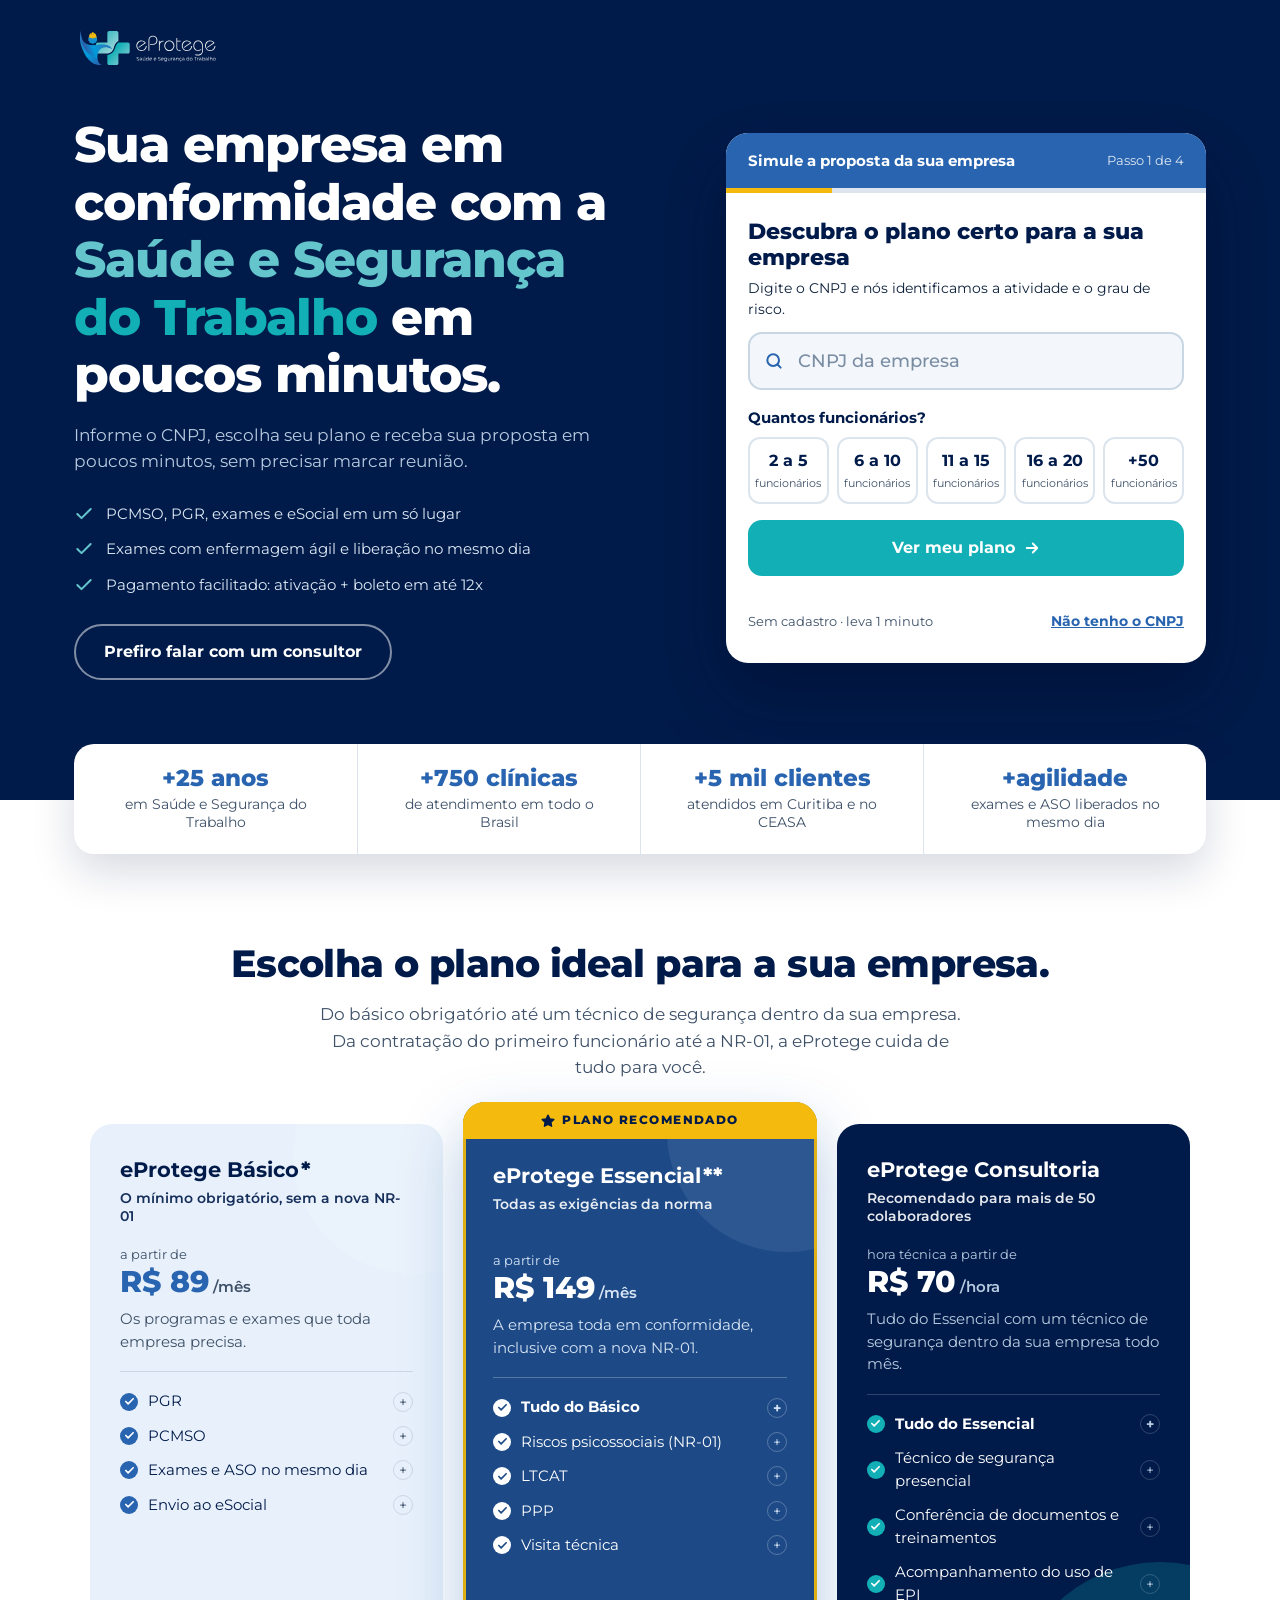
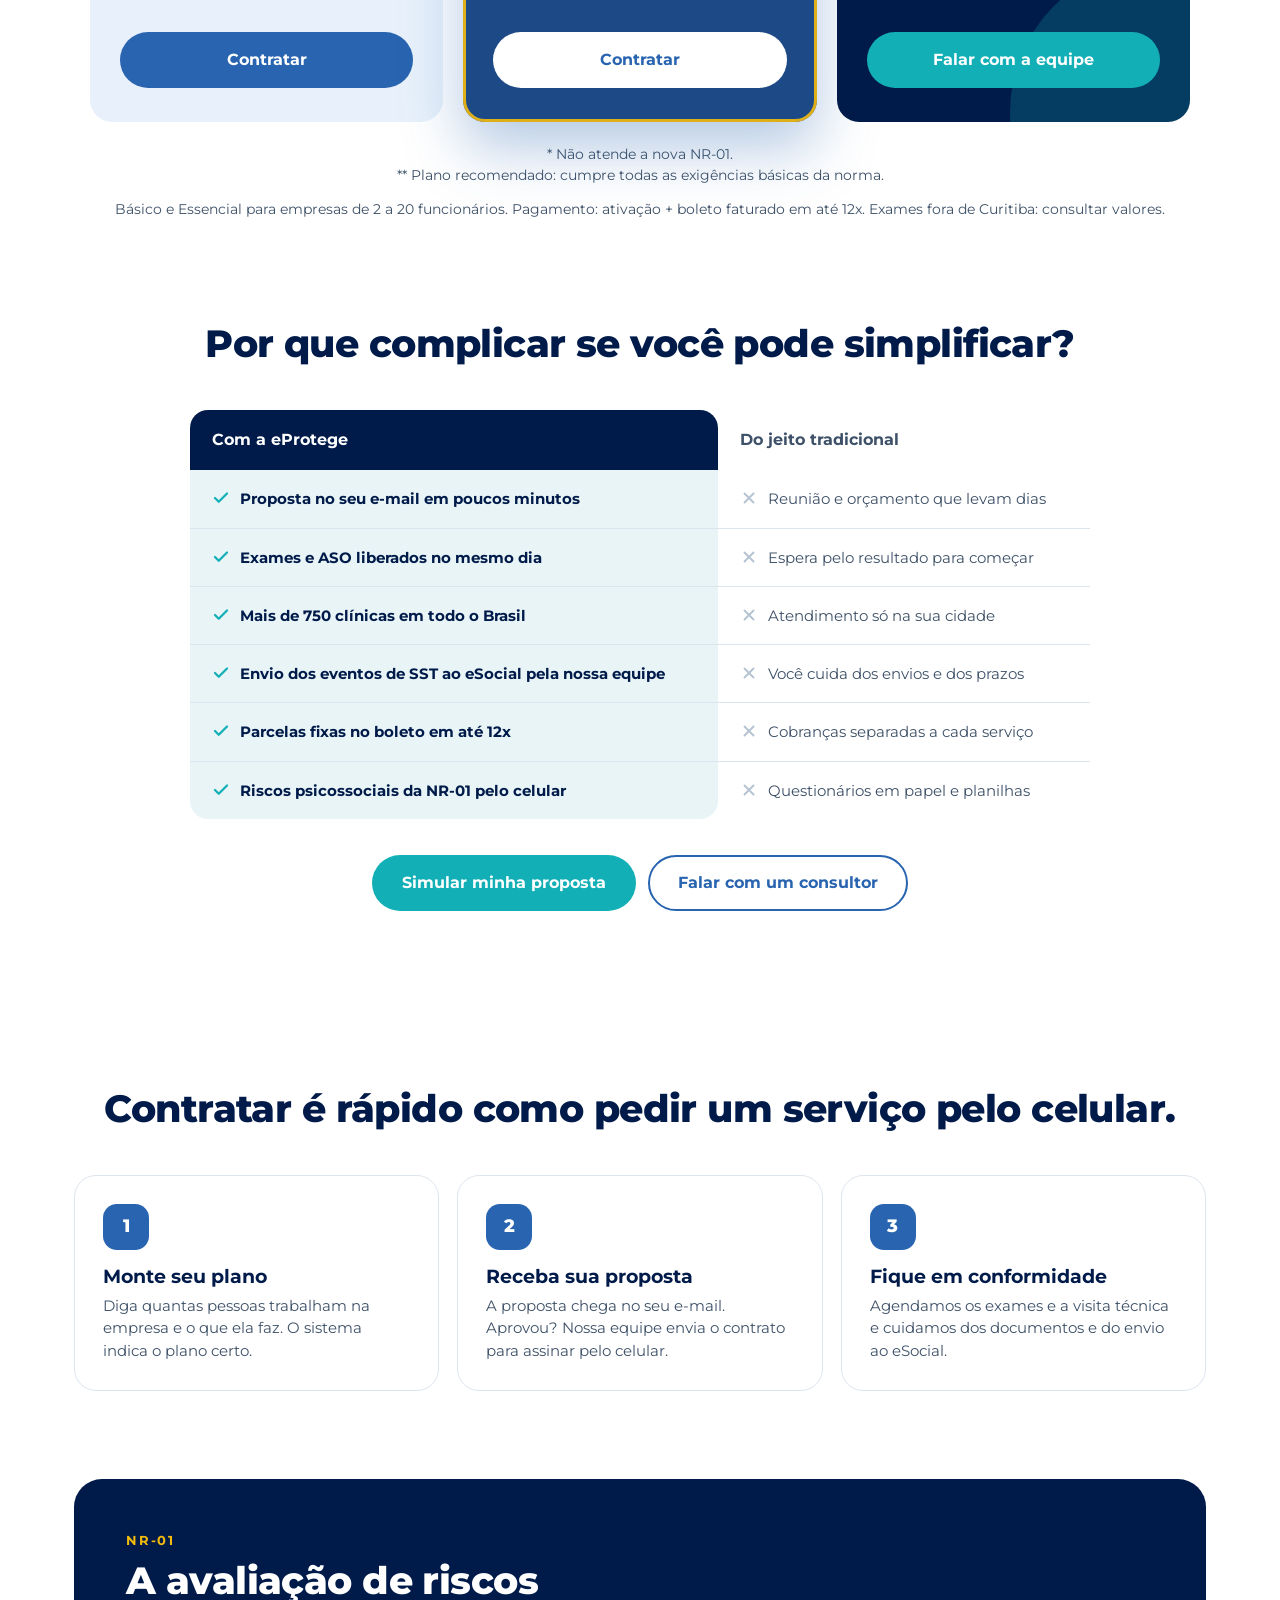
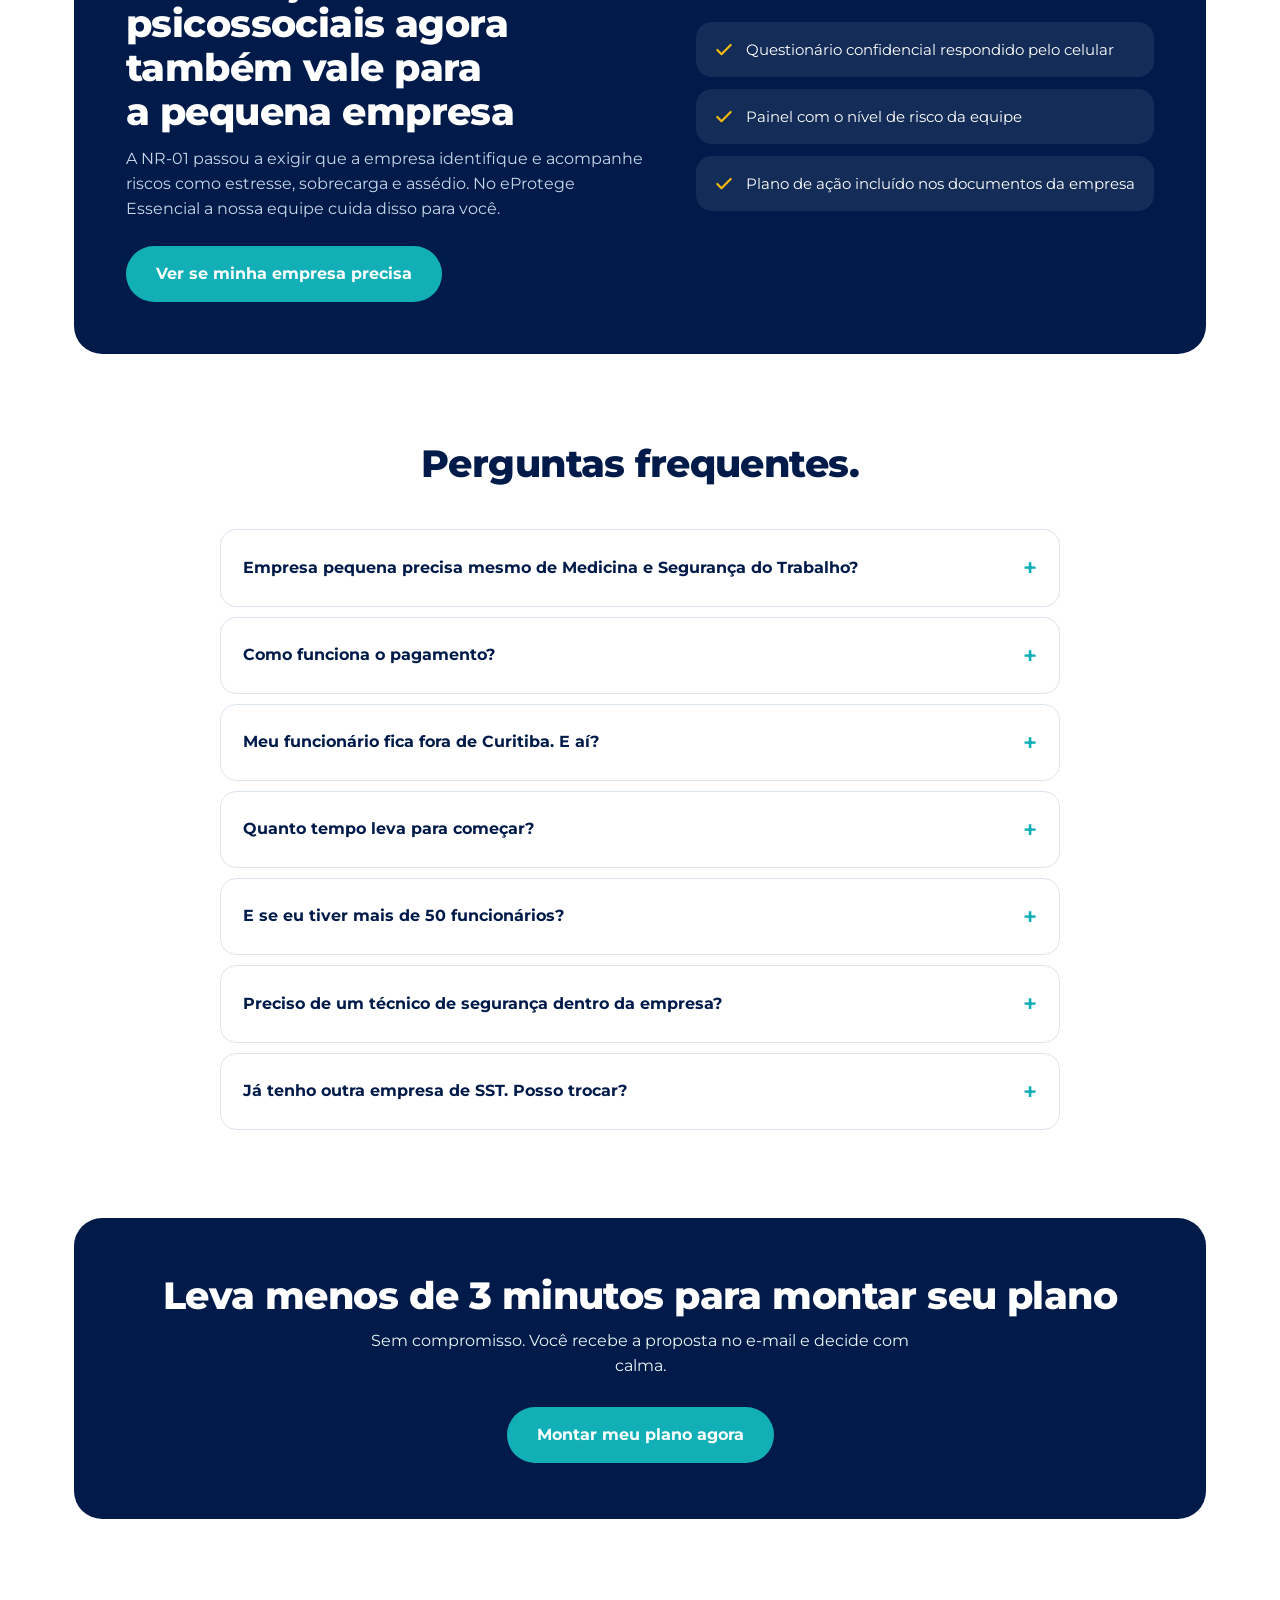
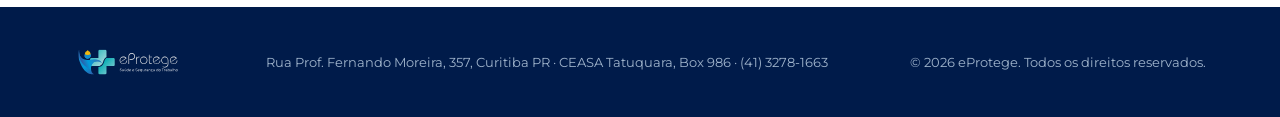
<file: autovenda/index.html>
<!doctype html>
<html lang="pt-BR">
<head>
<meta charset="utf-8">
<meta name="viewport" content="width=device-width,initial-scale=1">
<title>Medicina e Segurança do Trabalho para pequenas empresas | eProtege</title>
<meta name="description" content="Monte o plano de Saúde e Segurança do Trabalho da sua empresa em poucos minutos. PCMSO, PGR, exames, eSocial e riscos psicossociais com a eProtege, mais de 25 anos de experiência.">
<link rel="icon" href="assets/simbolo.png">
<link rel="preconnect" href="https://fonts.googleapis.com">
<link rel="preconnect" href="https://fonts.gstatic.com" crossorigin>
<link rel="stylesheet" href="https://fonts.googleapis.com/css2?family=Montserrat:wght@400;500;600;700;800&display=swap">
<style>
:root{
  --navy:#001B4A; --blue:#2864B0; --teal:#12B0B6; --teal-l:#64C6CC; --yellow:#F4BB0E; --gray:#3E5A70;
  --bg:#FFFFFF; --bg2:#F3F7FB; --fg:#0B1F3A; --muted:#3E5168; --line:#DCE5EE; --soft:#E8F4F6; --err:#D64545;
  --grad:var(--blue);
  --f:'Montserrat',system-ui,-apple-system,'Segoe UI',sans-serif;
}
*{box-sizing:border-box}
html{scroll-behavior:smooth}
body{margin:0;background:var(--bg);color:var(--fg);font-family:var(--f);font-size:16px;line-height:1.55;-webkit-font-smoothing:antialiased}
.container{max-width:1180px;margin:0 auto;padding:0 24px}
h1,h2,h3{text-wrap:balance;margin:0;line-height:1.15}
h2{font-size:clamp(26px,3.3vw,38px);font-weight:800;letter-spacing:-.015em;color:var(--navy)}
h1 em{font-style:normal}
h2 em{font-style:normal;color:inherit}
.lead{color:var(--muted);max-width:60ch;margin:12px 0 0;font-size:17px}
section{padding:88px 0}
.head{display:grid;gap:4px;margin-bottom:44px}
.head.center{text-align:center;justify-items:center}
.head.center .lead{margin-inline:auto}
[hidden]{display:none!important}
button{font:inherit}

/* Botões */
.btn{display:inline-flex;justify-content:center;align-items:center;gap:8px;border:2px solid transparent;border-radius:999px;background:var(--teal);color:#fff;font-weight:700;padding:14px 28px;cursor:pointer;font-size:15.5px;text-decoration:none;transition:transform .15s,box-shadow .15s,background .15s}
.btn:hover{transform:translateY(-1px);box-shadow:0 10px 24px rgba(18,176,182,.32)}
.btn.out{background:transparent;color:var(--blue);border-color:var(--blue)}
.btn.out:hover{background:var(--blue);color:#fff;box-shadow:none}
.btn.navy{background:var(--navy)}
.btn.block{width:100%}
.btn:focus-visible,.opt:focus-visible,.pkg:focus-visible,.link:focus-visible{outline:3px solid var(--yellow);outline-offset:2px}
.btn[disabled]{opacity:.5;cursor:not-allowed;transform:none;box-shadow:none}

/* Topo (azul da eProtege) */
.hero{background:var(--navy);color:#fff;position:relative;overflow:hidden;padding:0 0 120px}
.hero::before,.hero::after{content:none}
.topbar{position:relative;z-index:2;padding-block:22px}
.topbar img{height:52px;display:block}
.hero-grid{position:relative;z-index:2;display:grid;grid-template-columns:1fr 480px;gap:56px;align-items:center;padding-top:20px}
.hero h1{font-size:clamp(32px,4.4vw,50px);font-weight:800;letter-spacing:-.02em;color:#fff}
.hero h1 em{color:var(--teal-l)}
.hero h1 em.t{color:var(--teal)}
.hero p.sub{color:#B9CBE0;font-size:17px;max-width:50ch;margin:18px 0 0}
.hero .ctas{display:flex;flex-wrap:wrap;gap:12px;margin-top:28px}
.hero .btn.out{color:#fff;border-color:rgba(255,255,255,.5)}
.hero .btn.out:hover{background:#fff;color:var(--navy)}
.hero-list{list-style:none;padding:0;margin:28px 0 0;display:grid;gap:12px}
.hero-list li{display:flex;gap:12px;align-items:flex-start;color:#DDE8F4;font-size:15px}
.hero-list svg{flex:none;color:var(--teal-l);margin-top:2px}

/* Números na divisa da dobra */
.proof-strip{position:relative;z-index:3;margin-top:-56px}
.proof{display:grid;grid-template-columns:repeat(4,1fr);background:#fff;border-radius:20px;box-shadow:0 18px 44px rgba(0,27,74,.16);overflow:hidden}
.proof div{padding:22px 26px;display:grid;gap:4px;align-content:start;justify-items:center;text-align:center}
.proof div+div{border-left:1px solid var(--line)}
.proof b{font-size:23px;font-weight:800;line-height:1.1;color:var(--blue);width:max-content}
.proof small{color:var(--muted);font-size:13.5px;line-height:1.35;max-width:22ch}

/* Configurador */
.cfg{background:#fff;color:var(--fg);border-radius:22px;box-shadow:0 30px 70px rgba(0,10,40,.45);overflow:hidden;scroll-margin-top:16px}
.cfg-top{background:var(--grad);color:#fff;padding:16px 22px;display:flex;justify-content:space-between;align-items:center;gap:10px}
.cfg-top b{font-size:15px}
.cfg-top span{font-size:12.5px;opacity:.85;white-space:nowrap}
.bar{height:5px;background:var(--line)}
.bar i{display:block;height:100%;background:var(--yellow);width:20%;transition:width .35s}
.cfg-body{padding:24px 22px 22px;min-height:470px}
.stp{font-size:12px;font-weight:700;color:var(--teal);letter-spacing:.1em;text-transform:uppercase}
.q{font-size:22px;font-weight:800;margin:2px 0 14px;color:var(--navy);line-height:1.2}
.opts{display:grid;gap:10px}
.opt{display:flex;gap:12px;align-items:center;text-align:left;width:100%;border:2px solid var(--line);background:#fff;color:var(--fg);border-radius:14px;padding:12px 14px;cursor:pointer;transition:border-color .15s,background .15s}
.opt:hover{border-color:var(--teal-l)}
.opt.on{border-color:var(--teal);background:var(--soft)}
.opt .ic{width:38px;height:38px;border-radius:11px;background:var(--soft);display:grid;place-items:center;flex:none;color:var(--teal)}
.opt.on .ic{background:var(--teal);color:#fff}
.opt b{display:block;font-size:15px}
.opt small{color:var(--muted);font-size:13px}
.f{display:grid;gap:5px;margin-bottom:12px}
.f label{font-size:13px;font-weight:700;color:var(--gray)}
.f label small{font-weight:500;color:var(--muted)}
.f input{border:2px solid var(--line);border-radius:12px;padding:12px 13px;font:inherit;font-size:15px;color:var(--fg);background:#fff;width:100%}
.f input:focus{outline:none;border-color:var(--teal)}
.f .msg{display:none;color:var(--err);font-size:12.5px}
.f.err input{border-color:var(--err)}
.f.err .msg{display:block}
.found{background:var(--soft);border-radius:12px;padding:11px 14px;font-size:13.5px;margin:-4px 0 12px;display:grid;gap:2px}
.found b{font-size:15px}
.found.warn{background:#FFF6DC}
.link{background:none;border:0;padding:0;color:var(--blue);font-weight:700;cursor:pointer;font-size:13.5px;text-decoration:underline;justify-self:start}
.tag{display:inline-block;background:var(--yellow);color:var(--navy);font-weight:800;font-size:11px;padding:3px 10px;border-radius:999px;letter-spacing:.04em;width:max-content}
.cfg .btn{width:100%;margin-top:16px;border-radius:14px}
.cfg .btn.out{margin-top:10px;border-color:var(--line);color:var(--blue)}
.cfg .btn.out:hover{background:transparent;border-color:var(--teal);color:var(--blue)}
.hint{color:var(--err);font-size:13.5px;font-weight:600;text-align:center;margin:10px 0 0;min-height:1em}
.back{background:none;border:0;color:var(--muted);font-size:13px;cursor:pointer;padding:0;margin-bottom:10px;display:inline-flex;align-items:center;gap:4px}
.pkgs{display:grid;grid-template-columns:1fr 1fr;gap:10px}
.pkg{border:2px solid var(--line);border-radius:16px;padding:16px 14px 14px;cursor:pointer;background:#fff;color:var(--fg);text-align:left;position:relative;display:flex;flex-direction:column}
.pkg.on{border-color:var(--teal);background:var(--soft)}
.pkg .tag{position:absolute;top:-11px;left:12px}
.pkg h4{margin:0 0 8px;font-size:16px;color:var(--navy)}
.pkg ul{margin:0 0 10px;padding:0;list-style:none;font-size:12.8px;color:var(--muted);display:grid;gap:4px}
.pkg li{display:flex;gap:6px;align-items:flex-start}
.pkg li svg{flex:none;color:var(--teal);margin-top:3px}
.price{margin-top:auto;font-size:13px;color:var(--muted)}
.price b{font-size:23px;color:var(--navy);font-weight:800}
.price.ask b{font-size:15px}
.addon{display:flex;gap:10px;align-items:center;margin-top:12px;border:2px dashed var(--teal-l);border-radius:14px;padding:11px 13px;cursor:pointer;font-size:13.5px}
.addon input{width:19px;height:19px;accent-color:var(--teal);flex:none}
.addon small{color:var(--muted)}
.terms{font-size:12px;color:var(--muted);margin-top:10px}
.terms label{display:flex;gap:8px;align-items:flex-start;cursor:pointer}
.terms input{margin-top:2px;accent-color:var(--teal)}
.recap{border:1px solid var(--line);border-radius:12px;padding:10px 13px;font-size:13px;color:var(--muted);margin-bottom:14px}
.recap b{color:var(--fg)}
.ok{text-align:center;padding-top:22px}
.ok .big{width:72px;height:72px;border-radius:50%;background:var(--grad);display:grid;place-items:center;margin:0 auto 14px;color:#fff}
.ok p{color:var(--muted);font-size:14.5px;margin:0 auto;max-width:36ch}
.next{display:grid;gap:10px;text-align:left;margin-top:20px}
.next div{display:flex;gap:12px;align-items:center;font-size:14px;border:1px solid var(--line);border-radius:12px;padding:11px 13px}
.next span{width:28px;height:28px;border-radius:50%;background:var(--soft);color:var(--teal);font-weight:800;display:grid;place-items:center;flex:none;font-size:13px}
.hp{position:absolute;left:-9999px;width:1px;height:1px;opacity:0}
.spin{width:18px;height:18px;border:3px solid rgba(255,255,255,.4);border-top-color:#fff;border-radius:50%;animation:sp 1s linear infinite}
@keyframes sp{to{transform:rotate(360deg)}}

/* Faixa de serviços passando */
@keyframes corre{to{transform:translateX(-50%)}}

/* Serviços */
.svc{display:grid;grid-template-columns:repeat(4,1fr);gap:18px}
.sc{background:var(--bg2);border-radius:22px;padding:28px 24px;display:flex;flex-direction:column;gap:10px;transition:transform .2s,box-shadow .2s}
.sc:hover{transform:translateY(-3px);box-shadow:0 18px 40px rgba(0,27,74,.08)}
.sc .i{width:52px;height:52px;border-radius:15px;background:#fff;color:var(--blue);display:grid;place-items:center;margin-bottom:6px;box-shadow:0 4px 14px rgba(0,27,74,.06)}
.sc:nth-child(2) .i{color:var(--teal)}
.sc:nth-child(3) .i{color:#C9940A}
.sc:nth-child(4) .i{color:var(--navy)}
.sc h3{font-size:19px;color:var(--navy)}
.sc p{margin:0;color:var(--muted);font-size:14.5px}
.sc ul{list-style:none;padding:0;margin:6px 0 0;display:grid;gap:6px;font-size:14px}
.sc li{display:flex;gap:8px;align-items:flex-start}
.sc li svg{flex:none;color:var(--teal);margin-top:3px}

/* Comparação */
.cmp-wrap{max-width:900px;margin:0 auto;overflow-x:auto}
.cmp{width:100%;border-collapse:separate;border-spacing:0;min-width:560px;font-size:15px}
.cmp th{padding:18px 22px;text-align:left;font-size:16px}
.cmp th.e{background:var(--navy);color:#fff;border-radius:18px 18px 0 0}
.cmp th.o{color:var(--muted)}
.cmp td{padding:17px 22px;border-bottom:1px solid var(--line);vertical-align:top}
.cmp td.e{background:var(--soft);font-weight:700;color:var(--navy)}
.cmp td.o{color:var(--muted)}
.cmp tr:last-child td{border-bottom:0}
.cmp tr:last-child td.e{border-radius:0 0 18px 18px}
.cmp td span{display:flex;gap:10px;align-items:flex-start}
.cmp td.e svg{color:var(--teal);flex:none;margin-top:2px}
.cmp td.o svg{color:#B5C3D2;flex:none;margin-top:2px}
.cmp-cta{display:flex;justify-content:center;flex-wrap:wrap;gap:12px;margin-top:36px}

/* Planos */
.pl{display:grid;grid-template-columns:repeat(3,1fr);gap:20px;align-items:stretch;max-width:1100px;margin:0 auto}
/* Seleção de planos no configurador */
.pks{display:grid;gap:9px}
.pk{display:flex;gap:12px;align-items:center;width:100%;text-align:left;border:2px solid var(--line);background:#fff;color:var(--fg);border-radius:14px;padding:12px 14px;cursor:pointer;transition:border-color .15s,background .15s}
.pk:hover{border-color:var(--teal-l)}
.pk.on{border-color:var(--teal);background:var(--soft)}
.pk .ck,.ex .ck{width:22px;height:22px;border-radius:50%;border:2px solid var(--line);display:grid;place-items:center;flex:none;background:#fff;color:#fff}
.pk.on .ck,.ex.on .ck{background:var(--teal);border-color:var(--teal)}
.ck.sq{border-radius:7px}
.exs{display:grid;gap:7px;margin-top:14px}
.ex-h{font-size:14px;font-weight:700;color:var(--navy)}
.ast{color:var(--teal);font-weight:800;margin-left:2px}
.pc .ast{color:inherit}
.pc-a{font-size:14px;font-weight:600;color:var(--c);opacity:.9;margin:6px 0 0;line-height:1.35;min-height:2.7em}
.notas{font-size:12px;color:var(--muted);margin:8px 2px 0;line-height:1.5}
.trs{display:grid;gap:8px}
.tr{display:flex;gap:10px;align-items:center;border:1.5px solid var(--line);border-radius:12px;padding:10px 12px;background:#fff}
.tr.on{border-color:var(--teal);background:var(--soft)}
.tr-t{flex:1;min-width:0;display:grid;gap:2px}
.tr-t b{font-size:14px;color:var(--navy)}
.tr-t b small,.tr-t .ex-v small{font-weight:500;color:var(--muted);font-size:12px}
.why{font-size:12.5px;color:var(--gray);line-height:1.4}
.found .gr{display:block;margin-top:4px;font-weight:700;color:var(--navy)}
.q2{font-weight:700;color:var(--navy);margin:14px 0 8px}
.mais-tr{margin-top:12px}
.mais-tr summary{cursor:pointer;font-weight:700;color:var(--blue);font-size:14px;padding:6px 0}
.mais-tr .trs{margin-top:8px}
.qt{display:flex;align-items:center;gap:6px;flex:none}
.qt button{width:34px;height:34px;border-radius:10px;border:1.5px solid var(--line);background:#fff;color:var(--navy);font-size:18px;font-weight:700;cursor:pointer;line-height:1}
.qt button:hover:not([disabled]){border-color:var(--teal)}
.qt button[disabled]{opacity:.4;cursor:default}
.qt b{min-width:22px;text-align:center;font-size:15px;color:var(--navy)}
/* Configurador em 3 passos */
.lbl{font-weight:700;color:var(--navy);font-size:15px;margin:16px 0 8px}
.sub-q{font-size:13.5px;color:var(--fg);margin:-8px 0 12px}
.chips{display:flex;flex-wrap:wrap;gap:8px}
.chip{border:2px solid var(--line);background:#fff;color:var(--navy);border-radius:10px;padding:9px 13px;font-weight:700;font-size:14px;cursor:pointer}
.chip:hover{border-color:var(--teal-l)}
.chip.on{border-color:var(--teal);background:var(--teal);color:#fff}
.notas{color:var(--fg)}
.xs-h{margin:22px 0 10px;padding-top:16px;border-top:2px solid var(--line);font-weight:800;color:var(--navy);font-size:17px}
.xs-h small{display:block;font-weight:500;font-size:12.5px;color:var(--muted);margin-top:2px}
.xs{border:2px solid var(--line);border-radius:12px;padding:11px 12px;background:#fff;margin-bottom:8px}
.xs.on{border-color:var(--teal);background:var(--soft)}
.xs-row{display:flex;gap:10px;align-items:flex-start}
.xs .ck{width:22px;height:22px;border:2px solid #9AAFC4;display:grid;place-items:center;flex:none;background:#fff;color:#fff;cursor:pointer;padding:0;margin-top:1px}
.xs.on .ck,.xs .ck.fixo{background:var(--teal);border-color:var(--teal)}
.xs-t{flex:1;min-width:0;display:grid;gap:3px}
.xs-t b{font-size:14.5px;color:var(--fg)}
.xs-t b small{font-weight:600;color:var(--muted);font-size:12px}
.why{font-size:12.5px;color:var(--fg);line-height:1.4}
.xs-v{display:grid;justify-items:end;gap:6px;text-align:right;flex:none}
.xs-v>small{font-size:11.5px;color:var(--muted);margin-bottom:-6px}
.pr{position:relative;font-weight:800;color:var(--blue);font-size:14px;white-space:nowrap;cursor:help;outline:none}
.pr small{font-weight:600;color:var(--muted);font-size:11.5px}
.pr::after{content:attr(data-de);position:absolute;right:0;bottom:calc(100% + 6px);background:var(--navy);color:#fff;font-size:12px;font-weight:600;padding:5px 9px;border-radius:8px;white-space:nowrap;opacity:0;pointer-events:none;transition:opacity .15s;z-index:5}
.pr:hover::after,.pr:focus::after{opacity:1}
.hrs{display:flex;flex-wrap:wrap;gap:6px;margin:10px 0 0 32px}
.hrs .chip{font-size:12.5px;padding:7px 10px}
.mais-tr>summary{margin-bottom:8px}
.btn.zap,.cfg .btn.zap{background:#25D366;color:#fff;border-color:#25D366}
.btn.zap:hover{background:#1EBE5A;box-shadow:0 10px 24px rgba(37,211,102,.35)}
/* Passo 1: CNPJ em destaque */
.sr{position:absolute;width:1px;height:1px;overflow:hidden;clip:rect(0 0 0 0)}
.f.big{position:relative;margin-bottom:10px}
.f.big input{height:58px;font-size:18px;font-weight:600;padding-left:48px;border-radius:14px;border-color:#C9D6E3;background:var(--bg2)}
.f.big input:focus{background:#fff;border-color:var(--teal)}
.f.big input::placeholder{color:#7A8DA3;font-weight:500}
.in-ic{position:absolute;left:16px;top:19px;color:var(--blue);pointer-events:none}
.found{display:flex;gap:10px;align-items:flex-start}
.found.ok-emp{background:#E7F7EE;border:1.5px solid #9ED9B6}
.found.ok-emp>span:last-child{display:grid;gap:2px}
.ok-ic{width:24px;height:24px;border-radius:50%;background:#1E9E5A;color:#fff;display:grid;place-items:center;flex:none}
.spin.dk{border-color:rgba(40,100,176,.25);border-top-color:var(--blue);width:16px;height:16px;flex:none;margin-top:1px}
.fxs{display:grid;grid-template-columns:repeat(5,1fr);gap:8px}
.fx{border:2px solid var(--line);background:#fff;border-radius:12px;padding:10px 4px;cursor:pointer;display:grid;gap:1px;text-align:center;color:var(--navy);transition:border-color .15s,background .15s}
.fx b{font-size:16px}
.fx small{font-size:11px;color:var(--muted)}
.fx:hover{border-color:var(--teal-l)}
.fx.on{background:var(--navy);border-color:var(--navy);color:#fff}
.fx.on small{color:#B9CBE0}
.cfg .btn svg{flex:none}
.rodape-cfg{display:flex;justify-content:space-between;align-items:center;gap:10px;margin-top:12px;font-size:12.5px;color:var(--muted);flex-wrap:wrap}
.pk-v small{display:block;font-size:11px;font-weight:600;color:var(--muted);text-align:right}
.pk-v{font-size:16px}
/* Extras em cartões */
.tiles{display:grid;grid-template-columns:1fr 1fr;gap:8px}
.tile{display:flex;flex-direction:column;gap:8px;border:2px solid var(--line);border-radius:14px;padding:12px;background:#fff;cursor:pointer;position:relative;transition:border-color .15s,background .15s}
.tile:hover{border-color:var(--teal-l)}
.tile.on{border-color:var(--teal);background:var(--soft)}
.tile .ck{position:absolute;top:10px;right:10px;width:20px;height:20px;border:2px solid #9AAFC4;display:grid;place-items:center;background:#fff;color:#fff}
.tile.on .ck{background:var(--teal);border-color:var(--teal)}
.tile-t{display:grid;gap:2px;padding-right:24px}
.tile-t b{font-size:14px;color:var(--fg);line-height:1.25}
.tile-t small{font-size:11.5px;color:var(--muted)}
.tile-v{display:flex;align-items:center;justify-content:space-between;gap:6px;flex-wrap:wrap;margin-top:auto}
.tile-v>small{font-size:11px;color:var(--muted);width:100%;margin-bottom:-6px}
.tile.wide{flex-direction:row;align-items:center;margin-bottom:6px}
.tile.wide .tile-t{flex:1}
.tile.wide .tile-v{display:grid;justify-items:end;margin:0 26px 0 0}
.tile .pr::after{left:0;right:auto}
.tile .qt button{width:28px;height:28px;font-size:16px}
.hrs{margin:0 0 10px}
@media (max-width:440px){.fxs{grid-template-columns:repeat(3,1fr)}.tiles{grid-template-columns:1fr}}
.ex{display:flex;gap:10px;align-items:center;width:100%;text-align:left;border:1.5px dashed var(--teal-l);background:#fff;color:var(--fg);border-radius:12px;padding:9px 12px;cursor:pointer;font-size:13.5px}
.ex.on{border-style:solid;border-color:var(--teal);background:var(--soft)}
.ex-t{flex:1;min-width:0;font-weight:600;color:var(--navy)}
.ex-v{font-weight:700;color:var(--blue);white-space:nowrap;font-size:13px}
.ex-v s{color:var(--muted);font-weight:500;margin-right:4px}
.soma small{display:block;font-size:12px;margin-top:2px}
a.btn svg{flex:none}
.pc .tag{position:absolute;top:0;left:0;right:0;width:auto;border-radius:0;padding:9px 12px;display:flex;justify-content:center;align-items:center;gap:7px;font-size:12px;letter-spacing:.12em;background:var(--yellow);color:var(--navy)}
.pc .tag svg{flex:none}
.pc.star{padding-top:62px;margin-top:-22px;box-shadow:0 26px 60px rgba(40,100,176,.35);outline:3px solid rgba(244,187,14,.9);outline-offset:-3px}
.pc li.plus{font-weight:700}
.pk-t{flex:1;min-width:0}
.pk-t b{display:flex;flex-wrap:wrap;gap:6px;align-items:center;font-size:15px;color:var(--navy)}
.pk-t small{color:var(--muted);font-size:12.5px}
.pk-v{font-size:12.5px;font-weight:700;color:var(--blue);white-space:nowrap}
.soma{display:flex;justify-content:space-between;align-items:center;gap:10px;margin-top:12px;padding:12px 14px;border-radius:12px;background:var(--bg2);font-size:13.5px;color:var(--muted)}
.soma b{color:var(--navy);font-size:16px}
.pc{--c:var(--navy);--sub:var(--muted);--chk:var(--blue);--chk-fg:#fff;--div:rgba(0,27,74,.12);background:#E8F1FB;color:var(--c);border-radius:22px;padding:34px 30px;display:flex;flex-direction:column;position:relative;overflow:hidden;isolation:isolate}
.pc::after{content:"";position:absolute;right:-90px;top:-90px;width:240px;height:240px;border-radius:50%;background:rgba(255,255,255,.07);z-index:-1}
.pc:nth-child(2){background:#1D4A87;--c:#fff;--sub:#D6E4F5;--chk:#fff;--chk-fg:#1D4A87;--div:rgba(255,255,255,.25)}
.pc:nth-child(3){background:var(--navy);--c:#fff;--sub:#B9CBE0;--chk:var(--teal);--chk-fg:#fff;--div:rgba(255,255,255,.18)}
.pc:nth-child(3)::after{background:rgba(18,176,182,.22);width:300px;height:300px;right:-120px;top:auto;bottom:-140px}
.pc:nth-child(4){background:#0C8C92;--c:#fff;--sub:#E0F6F7;--chk:#fff;--chk-fg:#0C8C92;--div:rgba(255,255,255,.3)}
.pc h3{font-size:21px;color:var(--c);white-space:nowrap}
.pc .val{margin-top:14px;min-height:62px;display:flex;flex-direction:column;justify-content:center}
.pc .val small{font-size:12.5px;color:var(--sub)}
.pc .val b{font-size:30px;font-weight:800;line-height:1.1;color:var(--c)}
.pc:nth-child(1) .val b{color:var(--blue)}
.pc .val b.ask{font-size:23px}
.pc .val b span{font-size:15px;font-weight:600;color:var(--sub);margin-left:4px}
.pc .for{color:var(--sub);font-size:14.5px;margin:6px 0 0;padding-bottom:18px;border-bottom:1px solid var(--div);min-height:3.6em}
.pc ul{list-style:none;padding:0;margin:18px 0 26px;display:grid;gap:12px;font-size:14.5px;flex:1;align-content:start}
.pc li{display:flex;gap:10px;align-items:center;flex-wrap:wrap}
.pc .it{all:unset;box-sizing:border-box;display:flex;gap:10px;align-items:center;width:100%;cursor:pointer;color:inherit;font:inherit}
.pc .it:focus-visible{outline:2px solid var(--yellow);outline-offset:3px;border-radius:6px}
.pc .it-n{flex:1}
.pc .mais{width:20px;height:20px;border-radius:50%;border:1.5px solid var(--div);display:grid;place-items:center;font-size:14px;line-height:1;color:var(--sub);flex:none;transition:transform .2s}
.pc .it:hover .mais{border-color:var(--sub)}
.pc .it[aria-expanded="true"] .mais{transform:rotate(45deg)}
.pc .it-x{margin:6px 0 2px 28px;font-size:13px;line-height:1.45;color:var(--sub);flex-basis:100%}
.pc li .chk{width:18px;height:18px;border-radius:50%;background:var(--chk);color:var(--chk-fg);display:grid;place-items:center;flex:none}
.pc .btn{width:100%;background:var(--blue);color:#fff}
.pc:nth-child(2) .btn{background:#fff;color:var(--blue)}
.pc:nth-child(3) .btn{background:var(--teal);color:#fff}
.pc:nth-child(4) .btn{background:var(--navy);color:#fff}
.pl-note{text-align:center;color:var(--muted);font-size:13.5px;margin-top:22px}

/* Como funciona */
.steps{display:grid;grid-template-columns:repeat(3,1fr);gap:18px}
.step{border:1px solid var(--line);border-radius:22px;padding:28px}
.step .n{width:46px;height:46px;border-radius:14px;background:var(--grad);color:#fff;display:grid;place-items:center;font-weight:800;font-size:18px;margin-bottom:16px}
.step h3{font-size:18.5px;margin-bottom:8px;color:var(--navy)}
.step p{margin:0;color:var(--muted);font-size:14.5px}

/* NR-01 */
.nr{background:var(--navy);color:#fff;border-radius:28px;padding:52px;display:grid;grid-template-columns:1.15fr 1fr;gap:44px;align-items:center;position:relative;overflow:hidden}
.nr::after{content:none}
.nr .eb{font-size:12.5px;font-weight:700;letter-spacing:.14em;color:var(--yellow)}
.nr h2{color:#fff;margin-top:8px}
.nr p{color:#C7D6E8;margin:14px 0 0}
.nr ul{list-style:none;padding:0;margin:0;display:grid;gap:12px;position:relative;z-index:1}
.nr li{background:rgba(255,255,255,.08);border-radius:16px;padding:16px 18px;font-size:15px;display:flex;gap:12px;align-items:flex-start}
.nr li svg{color:var(--yellow);flex:none;margin-top:2px}
.nr .btn{margin-top:24px}

/* FAQ */
.faq{max-width:840px;margin:0 auto;display:grid;gap:10px}
.faq details{border:1px solid var(--line);border-radius:16px;padding:0 22px;background:#fff}
.faq summary{cursor:pointer;font-weight:700;padding:19px 0;list-style:none;display:flex;justify-content:space-between;gap:16px;align-items:center;color:var(--navy)}
.faq summary::-webkit-details-marker{display:none}
.faq summary::after{content:"+";font-size:24px;color:var(--teal);font-weight:600;flex:none}
.faq details[open] summary::after{content:"−"}
.faq details p{margin:0 0 19px;color:var(--muted);font-size:14.5px}

/* Final */
.final{background:var(--navy);color:#fff;border-radius:28px;padding:56px 40px;text-align:center}
.final h2{color:#fff}
.final p{color:#EAF6F8;margin:12px auto 28px;max-width:52ch}
.final .btn{background:var(--teal);color:#fff}
footer{background:var(--navy);color:#9FB4CC;padding:36px 0;font-size:13px}
footer .container{display:flex;flex-wrap:wrap;justify-content:space-between;gap:16px;align-items:center}
footer img{height:38px;display:block}

@media (max-width:1040px){
  .hero-grid{grid-template-columns:1fr;gap:36px}
  .cfg{max-width:580px;width:100%;margin:0 auto}
  .proof{grid-template-columns:1fr 1fr}
  .proof div:nth-child(3){border-left:0}
  .proof div:nth-child(n+3){border-top:1px solid var(--line)}
  .pl{grid-template-columns:1fr;max-width:460px}
  .nr{grid-template-columns:1fr;padding:36px 26px}
}
@media (max-width:720px){
  section{padding:60px 0}
  .container{padding:0 18px}
  .topbar img{height:40px}
  .hero{padding-bottom:96px}
  .hero p.sub{font-size:15.5px}
  .hero-list{display:none}
  .proof div{padding:14px 14px;min-height:0}
  .proof b{font-size:18px;width:auto}
  .proof small{font-size:12px}
  .proof-strip{margin-top:-44px}
  .steps,.pl{grid-template-columns:1fr}
  .final{padding:40px 22px}
  .cmp{min-width:0;font-size:13.5px}
  .cmp th,.cmp td{padding:12px 12px}
  .cmp td span{gap:6px}
}
@media (max-width:440px){
  .pkgs{grid-template-columns:1fr}
  .cfg-body{padding:20px 16px}
  .hero .ctas .btn{width:100%}
}
@media (prefers-reduced-motion:reduce){*{transition:none!important;animation:none!important;scroll-behavior:auto!important}}
</style>
</head>
<body>

<header class="hero">
  <div class="container topbar"><img src="assets/logo-horizontal-branco.svg" alt="eProtege Saúde e Segurança do Trabalho"></div>
  <div class="container hero-grid">
    <div>
      <h1>Sua empresa em conformidade com a <em>Saúde e Segurança</em> <em class="t">do Trabalho</em> em poucos minutos.</h1>
      <p class="sub">Informe o CNPJ, escolha seu plano e receba sua proposta em poucos minutos, sem precisar marcar reunião.</p>
      <ul class="hero-list">
        <li><svg width="20" height="20" viewBox="0 0 24 24" fill="none" stroke="currentColor" stroke-width="2.4" stroke-linecap="round" stroke-linejoin="round"><path d="M20 6 9 17l-5-5"/></svg>PCMSO, PGR, exames e eSocial em um só lugar</li>
        <li><svg width="20" height="20" viewBox="0 0 24 24" fill="none" stroke="currentColor" stroke-width="2.4" stroke-linecap="round" stroke-linejoin="round"><path d="M20 6 9 17l-5-5"/></svg>Exames com enfermagem ágil e liberação no mesmo dia</li>
        <li><svg width="20" height="20" viewBox="0 0 24 24" fill="none" stroke="currentColor" stroke-width="2.4" stroke-linecap="round" stroke-linejoin="round"><path d="M20 6 9 17l-5-5"/></svg>Pagamento facilitado: ativação + boleto em até 12x</li>
      </ul>
      <div class="ctas">
        <a href="#plano" class="btn out" data-go="consultor">Prefiro falar com um consultor</a>
      </div>
    </div>

    <div class="cfg" id="plano" aria-live="polite">
      <div class="cfg-top"><b>Simule a proposta da sua empresa</b><span id="stepLabel">Passo 1 de 4</span></div>
      <div class="bar"><i id="barFill"></i></div>
      <form class="cfg-body" id="cfg" novalidate>
        <input class="hp" id="website" name="website" tabindex="-1" autocomplete="off" aria-hidden="true">
        <div id="cfgView"></div>
      </form>
    </div>
  </div>
</header>

<div class="container proof-strip">
  <div class="proof">
    <div><b>+25 anos</b><small>em Saúde e Segurança do Trabalho</small></div>
    <div><b>+750 clínicas</b><small>de atendimento em todo o Brasil</small></div>
    <div><b>+5 mil clientes</b><small>atendidos em Curitiba e no CEASA</small></div>
    <div><b>+agilidade</b><small>exames e ASO liberados no mesmo dia</small></div>
  </div>
</div>

<main>
<section id="planos">
  <div class="container">
    <div class="head center">
      <h2>Escolha o plano ideal para a sua empresa.</h2>
      <p class="lead">Do básico obrigatório até um técnico de segurança dentro da sua empresa. Da contratação do primeiro funcionário até a NR-01, a eProtege cuida de tudo para você.</p>
    </div>
    <div class="pl" id="planCards"></div>
    <p class="pl-note" id="planNotas"></p>
    <p class="pl-note" style="margin-top:8px">Básico e Essencial para empresas de 2 a 20 funcionários. Pagamento: ativação + boleto faturado em até 12x. Exames fora de Curitiba: consultar valores.</p>
  </div>
</section>

<section style="padding-top:0">
  <div class="container">
    <div class="head center">
      <h2>Por que complicar se você <em>pode simplificar</em><em class="t">?</em></h2>
    </div>
    <div class="cmp-wrap">
      <table class="cmp" id="cmp"></table>
    </div>
    <div class="cmp-cta">
      <a href="#plano" class="btn" data-go="plano">Simular minha proposta</a>
      <a href="#plano" class="btn out" data-go="consultor">Falar com um consultor</a>
    </div>
  </div>
</section>


<section>
  <div class="container">
    <div class="head center">
      <h2>Contratar é <em>rápido como pedir</em> um serviço pelo celular<em class="t">.</em></h2>
    </div>
    <div class="steps">
      <div class="step"><div class="n">1</div><h3>Monte seu plano</h3><p>Diga quantas pessoas trabalham na empresa e o que ela faz. O sistema indica o plano certo.</p></div>
      <div class="step"><div class="n">2</div><h3>Receba sua proposta</h3><p>A proposta chega no seu e-mail. Aprovou? Nossa equipe envia o contrato para assinar pelo celular.</p></div>
      <div class="step"><div class="n">3</div><h3>Fique em conformidade</h3><p>Agendamos os exames e a visita técnica e cuidamos dos documentos e do envio ao eSocial.</p></div>
    </div>
  </div>
</section>

<section style="padding-top:0">
  <div class="container">
    <div class="nr">
      <div style="position:relative;z-index:1">
        <div class="eb">NR-01</div>
        <h2>A avaliação de riscos psicossociais agora também vale para a pequena empresa</h2>
        <p>A NR-01 passou a exigir que a empresa identifique e acompanhe riscos como estresse, sobrecarga e assédio. No eProtege Essencial a nossa equipe cuida disso para você.</p>
        <a href="#plano" class="btn" data-go="plano">Ver se minha empresa precisa</a>
      </div>
      <ul>
        <li><svg width="20" height="20" viewBox="0 0 24 24" fill="none" stroke="currentColor" stroke-width="2.6" stroke-linecap="round" stroke-linejoin="round"><path d="M20 6 9 17l-5-5"/></svg>Questionário confidencial respondido pelo celular</li>
        <li><svg width="20" height="20" viewBox="0 0 24 24" fill="none" stroke="currentColor" stroke-width="2.6" stroke-linecap="round" stroke-linejoin="round"><path d="M20 6 9 17l-5-5"/></svg>Painel com o nível de risco da equipe</li>
        <li><svg width="20" height="20" viewBox="0 0 24 24" fill="none" stroke="currentColor" stroke-width="2.6" stroke-linecap="round" stroke-linejoin="round"><path d="M20 6 9 17l-5-5"/></svg>Plano de ação incluído nos documentos da empresa</li>
      </ul>
    </div>
  </div>
</section>

<section style="padding-top:0">
  <div class="container">
    <div class="head center"><h2>Perguntas <em>frequentes</em><em class="t">.</em></h2></div>
    <div class="faq">
      <details><summary>Empresa pequena precisa mesmo de Medicina e Segurança do Trabalho?</summary><p>Sim. Toda empresa com funcionário registrado precisa fazer os exames ocupacionais (admissional, periódico e demissional) e enviar as informações de SST ao eSocial. Os programas exigidos variam conforme a atividade e o grau de risco, e o configurador já considera isso.</p></details>
      <details><summary>Como funciona o pagamento?</summary><p>Ativação + boleto faturado em até 12x. O valor da parcela vem na proposta.</p></details>
      <details><summary>Meu funcionário fica fora de Curitiba. E aí?</summary><p>Temos mais de 750 clínicas credenciadas em todo o Brasil. Exames fora de Curitiba têm valores consultados à parte, e nossa equipe te passa antes de agendar.</p></details>
      <details><summary>Quanto tempo leva para começar?</summary><p>Depois que você aprova a proposta, nossa equipe envia o contrato. Assinado o contrato, entramos em contato para agendar a visita técnica e os exames. O funcionário faz o exame e é liberado no mesmo dia.</p></details>
      <details><summary>E se eu tiver mais de 50 funcionários?</summary><p>Um consultor atende você para montar o plano junto, inclusive com unidade móvel na sua empresa. É só escolher "Mais de 50 funcionários" no simulador e deixar seus dados.</p></details>
      <details><summary>Preciso de um técnico de segurança dentro da empresa?</summary><p>Para empresas com mais de 50 colaboradores, é o que mais faz diferença: alguém confere documentos, treinamentos vencidos e o uso de EPI antes que vire problema num processo. No eProtege Consultoria o técnico vai até a sua empresa a partir de 4 horas por mês. Quanto mais horas no pacote, menor o valor da hora: R$ 95 a partir de 4 horas, R$ 75 a partir de 8 e R$ 70 a partir de 20. Fora do pacote, a hora avulsa é R$ 140.</p></details>
      <details><summary>Já tenho outra empresa de SST. Posso trocar?</summary><p>Pode. Você contrata a eProtege e nós cuidamos da transição dos documentos e dos exames que estão vencendo.</p></details>
    </div>
  </div>
</section>

<section style="padding-top:0">
  <div class="container">
    <div class="final">
      <h2>Leva menos de 3 minutos para montar seu plano</h2>
      <p>Sem compromisso. Você recebe a proposta no e-mail e decide com calma.</p>
      <a href="#plano" class="btn" data-go="plano">Montar meu plano agora</a>
    </div>
  </div>
</section>
</main>

<footer>
  <div class="container">
    <img src="assets/logo-horizontal-branco.svg" alt="eProtege">
    <span>Rua Prof. Fernando Moreira, 357, Curitiba PR · CEASA Tatuquara, Box 986 · (41) 3278-1663</span>
    <span>© <span id="yr"></span> eProtege. Todos os direitos reservados.</span>
  </div>
</footer>

<script>
/* ============ CONFIGURAÇÃO ============ */
const CONFIG = {
  // URL do App da Web do Apps Script da planilha de pedidos da autovenda (termina em /exec)
  planilha: '',
  // Google Tag Manager (ex.: 'GTM-XXXXXXX'). Vazio = não carrega.
  gtm: '',
  // Número de parcelas exibido
  parcelas: 12,
  // Consultoras que recebem os clientes no WhatsApp: cada pessoa cai em uma delas por sorteio (meio a meio).
  // whatsapp com DDI e DDD, só números (ex.: '5541999999999'). Sem nenhum número: os botões abrem o formulário
  // de contato e a tela final mostra o telefone fixo.
  consultoras: [
    { nome: 'Ju', whatsapp: '' },
    { nome: 'Carol', whatsapp: '' }
  ],
  // Planos em níveis (a empresa escolhe um). precos = valor da PARCELA por tipo de atividade e faixa de funcionários:
  // a = 2 a 5, b = 6 a 10, c = 11 a 15, d = 16 a 20 (mais de 20 = proposta com a equipe). null = "Valor na proposta".
  // destaque = cartão em evidência. ast = asterisco da nota de rodapé. sobMedida = não gera proposta, a equipe liga.
  // ATENÇÃO: valores FICTÍCIOS de exemplo (referência de mercado), trocar pela tabela real antes de rodar anúncio.
  planos: [
    { id: 'basico', nome: 'eProtege Básico', ast: '*', area: 'O mínimo obrigatório, sem a nova NR-01',
      desc: 'Os programas e exames que toda empresa precisa.',
      itens: ['PGR', 'PCMSO', 'Exames e ASO no mesmo dia', 'Envio ao eSocial'],
      precos: { baixo: { a: 89, b: 129, c: 159, d: 189 }, alto: { a: 109, b: 159, c: 199, d: 239 } } },
    { id: 'essencial', nome: 'eProtege Essencial', ast: '**', area: 'Todas as exigências da norma', destaque: 'PLANO RECOMENDADO',
      desc: 'A empresa toda em conformidade, inclusive com a nova NR-01.',
      itens: ['Tudo do Básico', 'Riscos psicossociais (NR-01)', 'LTCAT', 'PPP', 'Visita técnica'],
      precos: { baixo: { a: 149, b: 199, c: 249, d: 289 }, alto: { a: 179, b: 239, c: 289, d: 339 } } },
    { id: 'consultoria', nome: 'eProtege Consultoria', area: 'Recomendado para mais de 50 colaboradores', sobMedida: true,
      desc: 'Tudo do Essencial com um técnico de segurança dentro da sua empresa todo mês.',
      itens: ['Tudo do Essencial', 'Técnico de segurança presencial', 'Conferência de documentos e treinamentos', 'Acompanhamento do uso de EPI'],
      precos: null }
  ],
  // Notas dos asteriscos (aparecem embaixo dos planos)
  notas: ['* Não atende a nova NR-01.', '** Plano recomendado: cumpre todas as exigências básicas da norma.'],
  // Técnico presencial: valor da HORA conforme o pacote mensal (mínimo 4h por mês). avulsa = hora chamada fora do pacote.
  horas: { avulsa: 140, pacotes: [
    { h: 4, t: '4 a 7 horas por mês', valor: 95 },
    { h: 8, t: '8 a 19 horas por mês', valor: 75 },
    { h: 20, t: '20 horas ou mais por mês', valor: 70 }
  ] },
  // Explicação curta de cada item, que abre ao clicar no item do cartão do plano
  explica: {
    'PGR': 'Programa de Gerenciamento de Riscos. Identifica, avalia e controla os riscos do ambiente de trabalho.',
    'PCMSO': 'Programa de Controle Médico de Saúde Ocupacional. Define quais exames cada função precisa e quando fazer.',
    'Exames e ASO no mesmo dia': 'Admissional, periódico, demissional, retorno ao trabalho e mudança de função, com o atestado (ASO) liberado no mesmo dia.',
    'Envio ao eSocial': 'Nossa equipe envia ao eSocial os eventos de saúde e segurança (S-2220 e S-2240) dentro do prazo.',
    'Tudo do Básico': 'PGR, PCMSO, exames e ASO no mesmo dia e envio ao eSocial.',
    'Riscos psicossociais (NR-01)': 'Questionário confidencial pelo celular, painel com o nível de risco da equipe e plano de ação, como a NR-01 exige.',
    'LTCAT': 'Laudo Técnico das Condições Ambientais do Trabalho. Mostra se há exposição a agentes nocivos, base para a aposentadoria especial.',
    'PPP': 'Perfil Profissiográfico Previdenciário. O histórico de cada trabalhador exigido pelo INSS, em formato digital.',
    'Visita técnica': 'Um técnico de segurança vai até a sua empresa para levantar os riscos e orientar a equipe.',
    'Tudo do Essencial': 'Tudo do Básico mais riscos psicossociais (NR-01), LTCAT, PPP e visita técnica.',
    'Técnico de segurança presencial': 'A partir de 4 horas por mês: um dia no mês, 4 horas a cada 15 dias ou dois períodos na semana. Quanto mais horas no pacote, menor o valor da hora.',
    'Conferência de documentos e treinamentos': 'O técnico confere documentos, fichas de EPI e treinamentos vencidos, e organiza tudo no sistema.',
    'Acompanhamento do uso de EPI': 'Quem está usando luva, protetor e calçado certo, com a ficha assinada. É o que protege a empresa num processo.'
  },
  // "Programe o seu ano": treinamentos e palestras com desconto, só fechando junto com o plano.
  // de = preço normal (Tabela de valores padrão eProtege 2022: presencial individual, turma fechada ou palestra;
  // sem presencial na tabela, valor unitário do EAD). por = preço fechando junto. un = por pessoa, por turma ou por palestra.
  // por: Altura, CIPA 8h e CIPA 16h são os valores da Brenda (18/11/2026); os demais foram calculados com o mesmo
  // desconto (cerca de 43%) e PRECISAM SER CONFIRMADOS. Cobrado na ativação.
  treinamentos: [
    { id: 'cipa1', nome: 'CIPA (NR-05)', carga: '8h', de: 140, por: 80, un: 'pessoa' },
    { id: 'cipa2', nome: 'CIPA (NR-05)', carga: '12h', de: 150, por: 85, un: 'pessoa' },
    { id: 'cipa3', nome: 'CIPA (NR-05)', carga: '16h', de: 160, por: 95, un: 'pessoa' },
    { id: 'cipa4', nome: 'CIPA (NR-05)', carga: '20h', de: 170, por: 100, un: 'pessoa' },
    { id: 'cipatr', nome: 'CIPATR rural (NR-31)', carga: '20h', de: 170, por: 100, un: 'pessoa' },
    { id: 'socorros', nome: 'Primeiros socorros', carga: '9h', de: 130, por: 75, un: 'pessoa' },
    { id: 'brigada', nome: 'Brigada de incêndio (NR-23)', carga: '8h', de: 160, por: 90, un: 'pessoa' },
    { id: 'altura', nome: 'Trabalho em altura (NR-35)', carga: '8h', de: 140, por: 80, un: 'pessoa' },
    { id: 'nr10', nome: 'Segurança em eletricidade (NR-10)', carga: '40h', de: 335, por: 190, un: 'pessoa' },
    { id: 'nr18', nome: 'Construção civil (NR-18)', carga: '4h', de: 650, por: 370, un: 'turma' },
    { id: 'nr12', nome: 'Máquinas e equipamentos (NR-12)', carga: '', de: 650, por: 370, un: 'turma' },
    { id: 'nr11', nome: 'Movimentação de cargas e empilhadeira (NR-11)', carga: '16h', de: 120, por: 70, un: 'pessoa' },
    { id: 'nr06', nome: 'Uso correto de EPI (NR-06)', carga: '2h', de: 650, por: 370, un: 'turma' },
    { id: 'nr20', nome: 'Inflamáveis e combustíveis (NR-20)', carga: '4h', de: 120, por: 70, un: 'pessoa' },
    { id: 'nr32', nome: 'Segurança em serviços de saúde (NR-32)', carga: '8h', de: 130, por: 75, un: 'pessoa' },
    { id: 'nr33', nome: 'Espaço confinado (NR-33)', carga: '16h', de: 190, por: 110, un: 'pessoa' },
    { id: 'ergo', nome: 'Ergonomia (NR-17)', carga: '1h', de: 450, por: 255, un: 'turma25' },
    { id: 'p_seg', nome: 'Palestra de segurança no trabalho', carga: '50min', de: 800, por: 455, un: 'palestra' },
    { id: 'p_ergo', nome: 'Palestra de ergonomia', carga: '50min', de: 750, por: 430, un: 'palestra' },
    { id: 'p_fono', nome: 'Palestra de fonoaudiologia', carga: '50min', de: 750, por: 430, un: 'palestra' },
    { id: 'p_mot', nome: 'Palestra motivacional', carga: '50min', de: 800, por: 455, un: 'palestra' }
  ],
  // Texto da unidade de cada preço
  unidades: { pessoa: 'por pessoa', turma: 'por turma de até 10', turma25: 'por turma de até 25', palestra: 'por palestra' }
};
/* ===================================== */

// Grau de risco (NR-04, Anexo I) de cada classe CNAE 2.0 (4 primeiros dígitos). Extraído do PDF oficial do MTE, 18/11/2026.
const GR_NR04=(()=>{const g={1:'4110 4742 4751 4752 4753 4754 4755 4756 4757 4759 4761 4762 4763 4772 4773 4774 4781 4782 4783 4789 6410 6421 6422 6423 6424 6431 6432 6433 6434 6435 6436 6437 6438 6440 6450 6461 6462 6463 6470 6491 6492 6493 6499 6511 6512 6520 6530 6541 6542 6550 6611 6612 6613 6619 6621 6622 6629 6630 6810 6821 6822 6911 6912 6920 7010 7020 7111 7112 7119 7311 7312 7319 7320 7410 7490 7711 7719 7721 7722 7723 7729 7731 7732 7733 7739 7740 7810 7820 7830 7911 7912 7990 8130 8211 8411 8412 8413 8421 8422 8423 8424 8425 8430 8660 8690 8711 8712 8720 8730 8800 9003 9200 9311 9411 9412 9420 9430 9491 9492 9493 9499 9900',2:'1411 1412 1413 1414 1421 1422 1521 1529 1731 1732 1733 1741 1742 1749 2063 3104 4511 4512 4530 4541 4542 4611 4612 4613 4614 4615 4616 4617 4618 4619 4621 4622 4623 4631 4632 4633 4634 4635 4636 4637 4639 4641 4642 4643 4644 4645 4646 4647 4649 4691 4692 4693 4711 4712 4713 4721 4723 4724 4729 4741 4743 4744 4771 4785 4790 5310 5320 5510 5590 5611 5612 5620 5911 5912 5913 5914 5920 6010 6021 6022 6110 6120 6130 6141 6142 6143 6190 6201 6202 6203 6204 6209 6311 6319 6391 6399 7120 7210 7220 7420 8111 8112 8219 8220 8230 8291 8292 8299 8511 8512 8513 8520 8531 8532 8533 8541 8542 8550 8591 8592 8593 8599 8650 9001 9002 9101 9102 9103 9312 9313 9319 9321 9329 9601 9602 9603 9609 9700',3:'0111 0112 0113 0114 0115 0116 0119 0121 0122 0131 0132 0133 0134 0135 0139 0141 0142 0151 0152 0153 0154 0155 0159 0161 0162 0163 0170 0210 0230 0311 0312 0321 0322 1011 1012 1013 1020 1031 1032 1033 1041 1042 1043 1051 1052 1053 1061 1062 1063 1064 1065 1066 1069 1071 1072 1081 1082 1091 1092 1093 1094 1095 1096 1099 1111 1112 1113 1121 1122 1210 1220 1311 1312 1313 1314 1321 1322 1323 1330 1340 1351 1352 1353 1354 1359 1510 1531 1532 1533 1539 1540 1610 1621 1622 1623 1629 1710 1721 1722 1811 1812 1813 1821 1822 1830 1910 1921 1922 1931 1932 2011 2012 2013 2014 2019 2021 2022 2029 2031 2032 2033 2040 2051 2052 2061 2062 2071 2072 2073 2091 2093 2094 2099 2110 2121 2122 2123 2211 2212 2219 2221 2222 2223 2229 2311 2312 2319 2342 2391 2399 2512 2513 2521 2522 2541 2542 2543 2591 2593 2599 2610 2621 2622 2631 2632 2640 2651 2652 2660 2670 2680 2710 2721 2722 2731 2732 2733 2740 2751 2759 2790 2811 2812 2813 2814 2815 2821 2822 2823 2824 2825 2829 2831 2832 2833 2840 2851 2852 2853 2854 2861 2862 2863 2864 2865 2866 2869 2910 2920 2930 2941 2942 2943 2944 2945 2949 2950 3011 3012 3031 3032 3041 3042 3050 3091 3092 3099 3101 3102 3103 3211 3212 3220 3230 3240 3250 3291 3292 3299 3311 3312 3313 3314 3315 3316 3317 3319 3321 3329 3511 3512 3513 3514 3520 3530 3600 3701 3702 3811 3812 3821 3822 3831 3832 3839 3900 4120 4213 4299 4313 4319 4321 4322 4329 4330 4399 4520 4543 4651 4652 4661 4662 4663 4664 4665 4669 4671 4672 4673 4674 4679 4681 4682 4683 4684 4685 4686 4687 4689 4722 4731 4732 4784 4911 4912 4921 4922 4923 4924 4929 4930 4940 4950 5011 5012 5021 5022 5030 5091 5099 5111 5112 5120 5130 5211 5212 5221 5222 5223 5229 5231 5232 5239 5240 5250 5811 5812 5813 5819 5821 5822 5823 5829 7500 8011 8012 8020 8030 8121 8122 8129 8610 8621 8622 8630 8640 9511 9512 9521 9529',4:'0220 0500 0600 0710 0721 0722 0723 0724 0725 0729 0810 0891 0892 0893 0899 0910 0990 2092 2320 2330 2341 2349 2392 2411 2412 2421 2422 2423 2424 2431 2439 2441 2442 2443 2449 2451 2452 2511 2531 2532 2539 2550 2592 4211 4212 4221 4222 4223 4291 4292 4311 4312 4391'},m={};for(const k in g)g[k].split(' ').forEach(c=>m[c]=+k);return m})();

const FAIXAS=[{id:'a',t:'2 a 5 funcionários',s:'Microempresa',ic:'2+'},{id:'b',t:'6 a 10 funcionários',s:'Pequena equipe',ic:'6+'},{id:'c',t:'11 a 15 funcionários',s:'Equipe em crescimento',ic:'11+'},{id:'d',t:'16 a 20 funcionários',s:'Equipe em crescimento',ic:'16+'},{id:'f',t:'Mais de 50 funcionários',s:'Atendimento com um consultor',ic:'50+'}];
// Mais de 50: não monta plano, vai direto para o formulário e a página de obrigado com o consultor
const GRANDE='f';

/* Treinamentos indicados para a empresa, pelo CNAE do CNPJ e pelo grau de risco da NR-04.
   cnae = prefixos do código CNAE (2 dígitos = divisão, 4 = classe); gr = graus de risco. Sem cnae nem gr = vale para todas.
   Base: NR-05 (CIPA, carga por grau de risco: 8, 12, 16 ou 20 horas; empresa sem CIPA nomeia um representante treinado),
   NR-07 (material de primeiros socorros aos cuidados de pessoa treinada), NR-23 e Corpo de Bombeiros (incêndio),
   e a NR específica de cada atividade. O técnico confirma na visita. */
const INDICA=[
  {ids:['socorros'],motivo:'Toda empresa precisa de alguém treinado para os primeiros socorros (NR-07).'},
  {ids:['brigada'],motivo:'Prevenção e combate a incêndio exigidos pela NR-23 e pelo Corpo de Bombeiros.'},
  {ids:['nr06','p_seg'],gr:[3,4],motivo:'Atividade de maior risco: a equipe usa EPI e precisa saber usar.'},
  {ids:['ergo','p_ergo'],gr:[1,2],motivo:'Trabalho de escritório, atendimento ou comércio: ergonomia é o principal risco (NR-17).'},
  {ids:['altura','nr18'],cnae:['41','42','43'],motivo:'Obras envolvem trabalho acima de 2 metros e canteiro (NR-35 e NR-18).'},
  {ids:['nr10','altura'],cnae:['35','4221','4321','2710','2731','2732','2733','3313','3321'],motivo:'Atividade com instalações elétricas (NR-10).'},
  {ids:['altura'],cnae:['4222','4291','4292','4299','4322','4329','4391','4399','6110','6120','8121','8122','8129','8130'],motivo:'Serviços em telhados, fachadas, postes ou estruturas (NR-35).'},
  {ids:['nr12'],cnae:['10','11','12','13','14','15','16','17','18','20','21','22','23','24','25','26','27','28','29','30','31','32','33','4520','4543','9511','9521','9529'],motivo:'Uso de máquinas e equipamentos (NR-12).'},
  {ids:['nr11'],cnae:['10','11','16','17','20','22','23','24','25','28','29','46','52','4930'],motivo:'Movimentação de cargas, paleteira ou empilhadeira (NR-11).'},
  {ids:['nr20'],cnae:['06','19','2011','2012','2013','2014','2019','2021','2022','2029','2091','4681','4682','4731','4732','4784'],motivo:'Armazena ou manuseia inflamáveis e combustíveis (NR-20).'},
  {ids:['nr32'],cnae:['86','8711','8712','8720','8730','7500','8650','9603'],motivo:'Serviço de saúde: risco biológico e perfurocortantes (NR-32).'},
  {ids:['nr33'],cnae:['06','36','37','38','39','19','1101','1111','1112','1113','5211','5212'],motivo:'Pode haver tanques, poços, silos ou galerias (NR-33).'},
  {ids:['p_fono'],cnae:['8220','85','6010','6021','6022','9001'],motivo:'Quem usa a voz o dia todo: professores, atendimento e locução.'}
];
// CIPA pela NR-05: carga conforme o grau de risco (rural segue a NR-31)
function cipaPara(gr,cnae){if(/^0[123]/.test(cnae||''))return 'cipatr';return 'cipa'+(gr||2)}
function indicados(){
  const c=S.emp?.cnae?String(S.emp.cnae).replace(/\D/g,''):'',gr=S.gr;
  const lista=[{id:cipaPara(gr,c),motivo:gr?`CIPA ou representante nomeado: para o grau de risco ${gr}, o treinamento é de ${({1:8,2:12,3:16,4:20})[gr]} horas (NR-05).`:'CIPA ou representante nomeado treinado, exigido pela NR-05.'}];
  INDICA.forEach(r=>{
    if(r.gr&&!(gr&&r.gr.includes(gr)))return;
    if(r.cnae&&!(c&&r.cnae.some(p=>c.startsWith(p))))return;
    r.ids.forEach(id=>{if(!lista.some(x=>x.id===id))lista.push({id,motivo:r.motivo})});
  });
  return lista;
}
const RISCOS=[{id:'baixo',t:'Escritório, comércio ou serviços',s:'Atendimento, vendas, administrativo',ic:'svg:office'},{id:'alto',t:'Obra, indústria, oficina ou saúde',s:'Máquinas, altura, produtos químicos, pacientes',ic:'svg:hard'}];
const NEEDS=[{id:'Contratando',t:'Estou em processo de contratação',s:'Preciso do exame admissional',ic:'svg:plus'},{id:'Regularizar',t:'Quero deixar a empresa em dia',s:'Programas, exames e eSocial',ic:'svg:check'},{id:'Notificação',t:'Recebi uma notificação',s:'Fiscalização, eSocial ou sindicato',ic:'svg:alert'},{id:'NR-01',t:'Riscos psicossociais da NR-01',s:'Ouvi falar e não sei por onde começar',ic:'svg:brain'},{id:'Trocar',t:'Quero trocar de empresa de SST',s:'Já tenho, mas não estou satisfeito',ic:'svg:swap'}];
const PL=Object.fromEntries(CONFIG.planos.map(p=>[p.id,p]));
const TR=Object.fromEntries(CONFIG.treinamentos.map(a=>[a.id,a]));
const trNome=t=>t.nome+(t.carga?' '+t.carga:'');
const ICONS={
  office:'<path d="M3 21h18M5 21V7l7-4 7 4v14M9 21v-6h6v6"/>',
  hard:'<path d="M2 18h20M4 18v-3a8 8 0 0 1 16 0v3M10 8V5h4v3"/>',
  saude:'<path d="M4.8 2.3A.3.3 0 1 0 5 2H4a2 2 0 0 0-2 2v5a6 6 0 0 0 6 6 6 6 0 0 0 6-6V4a2 2 0 0 0-2-2h-1a.2.2 0 1 0 .3.3"/><path d="M8 15v1a6 6 0 0 0 6 6 6 6 0 0 0 6-6v-4"/><circle cx="20" cy="10" r="2"/>',
  phone:'<rect x="6" y="2" width="12" height="20" rx="2.5"/><path d="M11 18h2"/>',
  plus:'<circle cx="9" cy="7" r="4"/><path d="M2 21v-1a6 6 0 0 1 11-3M19 14v6M16 17h6"/>',
  check:'<path d="M12 22c5.5-2.5 8-6.5 8-11V5l-8-3-8 3v6c0 4.5 2.5 8.5 8 11z"/><path d="m9 12 2 2 4-4"/>',
  alert:'<path d="M10.3 3.9 1.8 18a2 2 0 0 0 1.7 3h17a2 2 0 0 0 1.7-3L13.7 3.9a2 2 0 0 0-3.4 0zM12 9v4M12 17h.01"/>',
  brain:'<path d="M9.5 2A2.5 2.5 0 0 0 7 4.5v.5a3 3 0 0 0-2 5 3 3 0 0 0 2 5v.5A2.5 2.5 0 0 0 12 17V4.5A2.5 2.5 0 0 0 9.5 2zM14.5 2A2.5 2.5 0 0 1 17 4.5v.5a3 3 0 0 1 2 5 3 3 0 0 1-2 5v.5a2.5 2.5 0 0 1-5 0"/>',
  swap:'<path d="M17 3l4 4-4 4M21 7H9M7 21l-4-4 4-4M3 17h12"/>',
  ok:'<path d="M20 6 9 17l-5-5"/>',
  seta:'<path d="M5 12h14M13 6l6 6-6 6"/>',
  back:'<path d="m15 18-6-6 6-6"/>',
  x:'<path d="M18 6 6 18M6 6l12 12"/>',
  star:'<path d="m12 2 3.1 6.3 6.9 1-5 4.9 1.2 6.8L12 17.8 5.8 21l1.2-6.8-5-4.9 6.9-1z" fill="currentColor"/>',
  zap:'<path d="M3 21l1.6-4.8A8.5 8.5 0 1 1 7.8 19.4z"/><path d="M9 10c0 3 2 5 5 5l1.2-1.2-2-1-1 .8c-.9-.4-1.6-1.1-2-2l.8-1-1-2z"/>'
};
const svg=(n,s=20,w=2.2)=>`<svg width="${s}" height="${s}" viewBox="0 0 24 24" fill="none" stroke="currentColor" stroke-width="${w}" stroke-linecap="round" stroke-linejoin="round" aria-hidden="true">${ICONS[n]}</svg>`;
const $=id=>document.getElementById(id);
const esc=t=>String(t??'').replace(/[&<>"]/g,c=>({'&':'&amp;','<':'&lt;','>':'&gt;','"':'&quot;'}[c]));
const brl=v=>v.toLocaleString('pt-BR',{minimumFractionDigits:v%1?2:0,maximumFractionDigits:2});

// Passos: 0 faixa, 1 atividade, 2 momento, 3 plano, 4 programe o ano (só proposta), 5 dados, 6 pronto
// sel = plano escolhido (um só); trein = {id: quantidade}; horas = pacote do técnico (0 = não quer); escolheu = a pessoa já mexeu
const S={step:0,cnpj:'',emp:null,empManual:'',semCnpj:false,faixa:null,risco:null,need:null,sel:[],trein:{},horas:0,gr:null,escolheu:false,modo:null,direto:false,dados:{nome:'',tel:'',email:''},enviando:false};

/* Campanha, criativo e cliques dos anúncios vêm do link (UTM, gclid, fbclid) */
const UTM=(()=>{
  const q=new URLSearchParams(location.search),keys=['utm_source','utm_medium','utm_campaign','utm_content','utm_term','gclid','fbclid'];
  let saved={};try{saved=JSON.parse(sessionStorage.getItem('utm')||'{}')}catch(e){}
  const now={};keys.forEach(k=>{if(q.get(k))now[k]=q.get(k)});
  const u=Object.keys(now).length?now:saved;
  try{sessionStorage.setItem('utm',JSON.stringify(u))}catch(e){}
  return u;
})();
window.dataLayer=window.dataLayer||[];
const track=(event,extra)=>dataLayer.push({event,...extra});
if(CONFIG.gtm){(function(w,d,s,l,i){w[l].push({'gtm.start':Date.now(),event:'gtm.js'});const f=d.getElementsByTagName(s)[0],j=d.createElement(s);j.async=true;j.src='https://www.googletagmanager.com/gtm.js?id='+i;f.parentNode.insertBefore(j,f)})(window,document,'script','dataLayer',CONFIG.gtm)}

/* ---------- Preço ---------- */
function parcelaDe(id){
  if(['e','f'].includes(S.faixa))return null;
  const v=PL[id]?.precos?.[S.risco]?.[S.faixa];
  return typeof v==='number'?v:null;
}
function parcela(){return S.sel.length?parcelaDe(S.sel[0]):null}
const sobMedida=()=>!!(S.sel.length&&PL[S.sel[0]].sobMedida);
// o Essencial é o plano recomendado
const recomendado=()=>['essencial'];
const treinIds=()=>Object.keys(S.trein).filter(id=>S.trein[id]>0);
const treinQtd=()=>treinIds().reduce((t,id)=>t+S.trein[id],0);
const treinValor=()=>treinIds().reduce((t,id)=>t+TR[id].por*S.trein[id],0);
const unTxt=t=>CONFIG.unidades[t.un]||'por pessoa';
const treinTxt=()=>treinIds().map(id=>`${S.trein[id]}x ${trNome(TR[id])} (R$ ${brl(TR[id].por)} ${unTxt(TR[id])})`).join(', ');
const pacote=()=>CONFIG.horas.pacotes.find(p=>p.h===S.horas)||null;
const horasTxt=()=>{const p=pacote();return p?`Técnico presencial: ${p.t}, R$ ${brl(p.valor)} a hora`:''};
const precoTxt=()=>{if(sobMedida())return 'Proposta sob medida';const v=parcela();return v==null?'Valor na proposta':`${CONFIG.parcelas}x de R$ ${brl(v)}`};
const nomesSel=()=>S.sel.map(id=>PL[id].nome).join(' + ');
// menor parcela da tabela, para o "a partir de" dos cartões
function aPartir(id){if(!PL[id].precos)return null;const v=Object.values(PL[id].precos).flatMap(o=>Object.values(o)).filter(n=>typeof n==='number');return v.length?Math.min(...v):null}

/* ---------- CNPJ ---------- */
const cnpjMask=v=>{const d=v.replace(/\D/g,'').slice(0,14);return d.replace(/^(\d{2})(\d)/,'$1.$2').replace(/^(\d{2})\.(\d{3})(\d)/,'$1.$2.$3').replace(/\.(\d{3})(\d)/,'.$1/$2').replace(/(\d{4})(\d)/,'$1-$2')};
function cnpjValido(c){
  c=c.replace(/\D/g,'');if(c.length!==14||/^(\d)\1+$/.test(c))return false;
  const calc=n=>{let s=0,p=n-7;for(let i=0;i<n;i++){s+=+c[i]*p--;if(p<2)p=9}const r=s%11;return r<2?0:11-r};
  return calc(12)==+c[12]&&calc(13)==+c[13];
}
let cnpjBusca=0;
// Três fontes públicas da Receita: se uma estiver fora do ar, tenta a próxima
const FONTES_CNPJ=[
  d=>['https://brasilapi.com.br/api/cnpj/v1/'+d,j=>({razao:j.razao_social,fantasia:j.nome_fantasia,cidade:j.municipio,uf:j.uf,cnae:j.cnae_fiscal,cnaeDesc:j.cnae_fiscal_descricao,situacao:j.descricao_situacao_cadastral})],
  d=>['https://publica.cnpj.ws/cnpj/'+d,j=>({razao:j.razao_social,fantasia:j.estabelecimento?.nome_fantasia,cidade:j.estabelecimento?.cidade?.nome,uf:j.estabelecimento?.estado?.sigla,cnae:j.estabelecimento?.atividade_principal?.subclasse,cnaeDesc:j.estabelecimento?.atividade_principal?.descricao,situacao:j.estabelecimento?.situacao_cadastral})],
  d=>['https://minhareceita.org/'+d,j=>({razao:j.razao_social,fantasia:j.nome_fantasia,cidade:j.municipio,uf:j.uf,cnae:j.cnae_fiscal,cnaeDesc:j.cnae_fiscal_descricao,situacao:j.descricao_situacao_cadastral})]
];
async function consultar(d){
  for(const fonte of FONTES_CNPJ){
    const [url,ler]=fonte(d);
    const ctl=new AbortController(),t=setTimeout(()=>ctl.abort(),6000);
    try{
      const r=await fetch(url,{signal:ctl.signal});
      if(r.ok){const e=ler(await r.json());if(e.razao)return{...e,cnae:e.cnae?String(e.cnae).replace(/\D/g,'').padStart(7,'0'):'',cnaeDesc:e.cnaeDesc||'',situacao:e.situacao||''}}
    }catch(err){}finally{clearTimeout(t)}
  }
  return null;
}
async function buscarCNPJ(){
  const d=S.cnpj.replace(/\D/g,'');
  if(!cnpjValido(d)){S.emp={erro:'CNPJ inválido. Confira os números.'};render();return}
  const id=++cnpjBusca;S.emp={carregando:true};S.gr=null;render();
  const e=await consultar(d);
  if(id!==cnpjBusca)return;
  // não achou: o CNPJ fica anotado e só pedimos o nome da empresa (a planilha completa o resto)
  S.emp=e||{falhou:true};
  // achou: o CNAE dá o grau de risco da NR-04, que define a atividade (1 e 2 = menor risco, 3 e 4 = maior)
  const gr=e?.cnae?GR_NR04[String(e.cnae).replace(/\D/g,'').slice(0,4)]:null;
  if(gr){S.gr=gr;S.risco=gr>=3?'alto':'baixo'}
  if(e)track('autovenda_cnpj');
  render();
}
const empresaNome=()=>S.emp?.fantasia||S.emp?.razao||S.empManual.trim();

/* ---------- WhatsApp ---------- */
// sorteia a consultora uma vez por visita (fica a mesma em todos os botões e vai para a planilha)
const comZap=()=>CONFIG.consultoras.filter(c=>c.whatsapp);
function consultora(){
  const lista=comZap();if(!lista.length)return null;
  if(!S.cons||!lista.includes(S.cons))S.cons=lista[Math.floor(Math.random()*lista.length)];
  return S.cons;
}
// mensagem pronta: quem é, de qual empresa, quantos funcionários e o que pediu
function msgZap(){
  const c=consultora(),nome=S.dados.nome.trim(),emp=empresaNome(),faixa=FAIXAS.find(f=>f.id===S.faixa)?.t.toLowerCase();
  const cnpj=!S.semCnpj&&S.cnpj?` (CNPJ ${S.cnpj})`:'';
  let m=`Olá, ${c.nome}!`;
  if(nome)m+=` Sou ${nome}${emp?`, da ${emp}${cnpj}`:''}.`;
  else if(emp)m+=` Sou da ${emp}${cnpj}.`;
  if(faixa)m+=` Temos ${faixa}.`;
  if(S.step===P.OK&&S.modo==='contratar'){
    const extras=[pacote()&&'técnico presencial',treinQtd()&&'treinamentos'].filter(Boolean);
    m+=` Pedi pelo site a proposta do ${nomesSel()}${extras.length?` com ${extras.join(' e ')}`:''} e quero falar sobre a minha proposta.`;
  }else if(S.step===P.OK)m+=` Preenchi o formulário no site e quero falar sobre um plano para a minha empresa.`;
  else m+=` Vim pelo site da eProtege e quero falar sobre um plano${S.sel.length&&S.step>=1?` (estou vendo o ${nomesSel()})`:''} para a minha empresa.`;
  return m;
}
const linkZap=()=>`https://wa.me/${consultora().whatsapp}?text=${encodeURIComponent(msgZap())}`;
const iconeZap=`<svg width="20" height="20" viewBox="0 0 24 24" fill="currentColor" aria-hidden="true"><path d="M12 2a10 10 0 0 0-8.6 15.1L2 22l5-1.3A10 10 0 1 0 12 2zm0 18.2a8.2 8.2 0 0 1-4.2-1.2l-.3-.2-3 .8.8-2.9-.2-.3A8.2 8.2 0 1 1 12 20.2zm4.5-6.1c-.2-.1-1.5-.7-1.7-.8s-.4-.1-.6.1-.6.8-.8 1-.3.2-.5.1a6.7 6.7 0 0 1-3.3-2.9c-.3-.4.3-.4.7-1.3.1-.2 0-.3 0-.4l-.8-1.8c-.2-.5-.4-.4-.6-.4h-.5a1 1 0 0 0-.7.3 3 3 0 0 0-.9 2.2 5.2 5.2 0 0 0 1.1 2.7 11.8 11.8 0 0 0 4.5 4c1.7.7 2.3.8 3.2.6a2.7 2.7 0 0 0 1.8-1.2 2.2 2.2 0 0 0 .1-1.2c0-.1-.2-.2-.4-.3z"/></svg>`;
// botão verde do WhatsApp (com número configurado); sem número, abre o formulário de contato
const botaoZap=txt=>`<a class="btn zap" data-zap href="${linkZap()}" target="_blank" rel="noopener">${iconeZap}${esc(txt)}</a>`;
const botaoConsultor=cls=>comZap().length
  ?botaoZap('Falar com uma consultora no WhatsApp')
  :`<button type="button" class="${cls}" data-act="modo" data-v="consultor">Prefiro falar com um consultor</button>`;

/* ---------- Telas ---------- */
const opt=(o,sel,key)=>`<button type="button" class="opt ${sel===o.id?'on':''}" data-k="${key}" data-v="${o.id}"><span class="ic">${o.ic.startsWith('svg:')?svg(o.ic.slice(4)):`<b style="font-size:13px">${o.ic}</b>`}</span><span><b>${o.t}</b><small>${o.s}</small></span></button>`;
const back=()=>`<button type="button" class="back" data-act="back">${svg('back',16)}Voltar</button>`;
const field=(id,label,type,val,msg,extra='')=>`<div class="f" id="f_${id}"><label for="${id}">${label}</label><input id="${id}" type="${type}" value="${esc(val)}" ${extra}><span class="msg">${msg}</span></div>`;

/* Passos: 0 empresa (CNPJ + funcionários), 1 plano, 2 extras (técnico e cursos), 3 dados, 4 pronto */
const P={EMP:0,PLANO:1,EXTRAS:2,DADOS:3,OK:4};
function statusCnpj(){
  const e=S.emp;
  if(e?.carregando)return `<div class="found"><span class="spin dk"></span>Buscando sua empresa na Receita...</div>`;
  if(e?.erro)return `<div class="found warn">${esc(e.erro)}</div>`;
  if(e?.falhou)return `<div class="found warn">Não conseguimos consultar o CNPJ agora, mas ele ficou anotado.</div>`;
  if(e?.razao)return `<div class="found ok-emp"><span class="ok-ic">${svg('ok',14,3.4)}</span><span><b>${esc(e.fantasia||e.razao)}</b><span>${esc(e.cnaeDesc||[e.cidade,e.uf].filter(Boolean).join(', '))}</span>${S.gr?`<span class="gr">Grau de risco ${S.gr} · ${S.gr>=3?'maior risco':'menor risco'}</span>`:''}</span></div>`;
  return '';
}
// preço com o valor cheio ao passar o mouse (ou tocar)
const preco=(por,de,un)=>`<span class="pr" tabindex="0" data-de="Sem o pacote: R$ ${brl(de)}">R$ ${brl(por)}${un?` <small>${esc(un)}</small>`:''}</span>`;
const voltar=()=>`<button type="button" class="back" data-act="back">${svg('back',16)}Voltar</button>`;
const icoBusca=`<svg width="20" height="20" viewBox="0 0 24 24" fill="none" stroke="currentColor" stroke-width="2.4" stroke-linecap="round" aria-hidden="true"><circle cx="11" cy="11" r="7"/><path d="m20 20-3.5-3.5"/></svg>`;

function render(){
  const labels=['Passo 1 de 4','Passo 2 de 4','Passo 3 de 4','Passo 4 de 4','Pronto'];
  $('stepLabel').textContent=S.direto&&S.step===P.DADOS?'Falar com consultor':labels[S.step];
  $('barFill').style.width=[22,45,68,88,100][S.step]+'%';
  let h='';
  if(S.step===P.EMP){
    const manual=S.semCnpj||S.emp?.falhou||(S.emp?.razao&&!S.gr);
    const chip=f=>`<button type="button" class="fx ${S.faixa===f.id?'on':''}" data-k="faixa" data-v="${f.id}"><b>${esc(f.t.replace(' funcionários','').replace('Mais de ','+'))}</b><small>funcionários</small></button>`;
    h=`<div class="q">Descubra o plano certo para a sua empresa</div>
      <p class="sub-q">${S.semCnpj?'Sem problema. Conte o que a sua equipe faz:':'Digite o CNPJ e nós identificamos a atividade e o grau de risco.'}</p>
      ${S.semCnpj?'':`<div class="f big" id="f_cnpj"><label for="cnpj" class="sr">CNPJ da empresa</label><span class="in-ic">${icoBusca}</span><input id="cnpj" inputmode="numeric" placeholder="CNPJ da empresa" value="${esc(S.cnpj)}" autocomplete="off"><span class="msg">Digite os 14 números do CNPJ</span></div>${statusCnpj()}`}
      ${manual?`${S.semCnpj?'':'<div class="lbl">O que a sua equipe faz no dia a dia?</div>'}<div class="opts">${RISCOS.map(r=>opt(r,S.risco,'risco')).join('')}</div>`:''}
      <div class="lbl">Quantos funcionários?</div><div class="fxs">${FAIXAS.map(chip).join('')}</div>
      <button type="button" class="btn" data-act="next">${S.faixa===GRANDE?'Continuar':'Ver meu plano'} ${svg('seta',18,2.4)}</button><p class="hint" id="hint"></p>
      <div class="rodape-cfg"><span>Sem cadastro · leva 1 minuto</span><button type="button" class="link" data-act="${S.semCnpj?'comcnpj':'semcnpj'}">${S.semCnpj?'Informar o CNPJ':'Não tenho o CNPJ'}</button></div>`;
  }
  if(S.step===P.PLANO){
    if(!S.escolheu)S.sel=recomendado();
    const rec=recomendado();
    const linha=p=>{const on=S.sel.includes(p.id),v=parcelaDe(p.id);return `<button type="button" class="pk ${on?'on':''}" data-pl="${p.id}" aria-pressed="${on}">
      <span class="ck">${on?svg('ok',13,3.6):''}</span>
      <span class="pk-t"><b>${esc(p.nome.replace('eProtege ',''))}${rec.includes(p.id)?' <span class="tag">RECOMENDADO</span>':''}</b><small>${esc(p.area)}</small></span>
      <span class="pk-v">${p.sobMedida?'Sob medida':v==null?'Na proposta':`<small>12x</small>R$ ${brl(v)}`}</span></button>`};
    h=`${voltar()}<div class="q">Escolha o seu plano</div>
      <p class="sub-q">${esc(FAIXAS.find(f=>f.id===S.faixa).t)} · ${S.risco==='alto'?'maior risco':'menor risco'}</p>
      <div class="pks">${CONFIG.planos.map(linha).join('')}</div>
      <button type="button" class="btn" data-act="plano">Continuar ${svg('seta',18,2.4)}</button><p class="hint" id="hint"></p>
      <p class="terms" style="text-align:center">Ativação + boleto em até ${CONFIG.parcelas}x</p>`;
  }
  if(S.step===P.EXTRAS){
    const cons=sobMedida();
    if(cons&&!S.horas)S.horas=CONFIG.horas.pacotes[0].h;
    // técnico presencial
    const tecOn=S.horas>0,min=Math.min(...CONFIG.horas.pacotes.map(x=>x.valor));
    const tec=`<div class="tile wide ${tecOn?'on':''}" ${cons?'':'data-tec role="button" tabindex="0"'} aria-pressed="${tecOn}" title="Confere documentos, treinamentos vencidos e uso de EPI antes que vire problema.">
      <span class="ck sq">${tecOn?svg('ok',12,3.6):''}</span>
      <span class="tile-t"><b>Técnico de segurança na empresa</b><small>Documentos, treinamentos e EPI sempre em dia</small></span>
      <span class="tile-v"><small>a partir de</small>${preco(min,CONFIG.horas.avulsa,'/hora')}</span></div>
      ${tecOn?`<div class="hrs">${CONFIG.horas.pacotes.map(p=>`<button type="button" class="chip ${S.horas===p.h?'on':''}" data-hr="${p.h}">${p.h===20?'20h+':p.h+'h'}/mês · R$ ${brl(p.valor)}/h</button>`).join('')}</div>`:''}`;
    // cursos indicados (4 primeiros), os demais em "ver mais"
    const todos=indicados(),ind=todos.slice(0,4),indIds=todos.map(x=>x.id);
    const outros=todos.slice(4).map(x=>TR[x.id]).concat(CONFIG.treinamentos.filter(t=>!indIds.includes(t.id)&&!/^cipa/.test(t.id)));
    const mot=Object.fromEntries(todos.map(x=>[x.id,x.motivo]));
    const tile=t=>{const q=S.trein[t.id]||0;return `<div class="tile ${q?'on':''}" data-tr="${t.id}" role="button" tabindex="0" aria-pressed="${!!q}"${mot[t.id]?` title="${esc(mot[t.id])}"`:''}>
      <span class="ck sq">${q?svg('ok',12,3.6):''}</span>
      <span class="tile-t"><b>${esc(t.nome.replace(/ \(NR-\d+\)/,''))}</b><small>${esc([t.carga,(t.nome.match(/NR-\d+/)||[''])[0]].filter(Boolean).join(' · '))}</small></span>
      <span class="tile-v">${preco(t.por,t.de,unTxt(t).replace('por ','/').replace('turma de até ','turma até '))}${q?`<span class="qt" data-stop><button type="button" data-tq="${t.id}" data-d="-1" aria-label="Diminuir">−</button><b>${q}</b><button type="button" data-tq="${t.id}" data-d="1" aria-label="Aumentar">+</button></span>`:''}</span></div>`};
    const p=pacote(),n=treinIds().length,soma=treinValor();
    h=`${voltar()}<div class="q">${cons?'Horas do técnico':'Aproveite e inclua'}</div>
      <p class="sub-q">${cons?'Escolha quantas horas por mês o técnico fica na sua empresa.':'Contratando junto, sai mais barato. Em janeiro a tabela muda.'}</p>
      ${tec}
      ${cons?'':`<div class="lbl">Indicados para ${S.emp?.razao?esc(S.emp.fantasia||S.emp.razao):'a sua empresa'}</div>
      <div class="tiles">${ind.map(x=>tile(TR[x.id])).join('')}</div>
      <details class="mais-tr"${outros.some(t=>S.trein[t.id])?' open':''}><summary>Ver mais treinamentos e palestras</summary><div class="tiles">${outros.map(tile).join('')}</div></details>`}
      <div class="soma"><span>${esc(PL[S.sel[0]].nome)}${p?`<small>+ técnico ${esc(p.t)}</small>`:''}${n?`<small>+ ${n} ${n>1?'treinamentos':'treinamento'} · R$ ${brl(soma)} na ativação</small>`:''}</span><b>${esc(precoTxt())}</b></div>
      ${cons?`<button type="button" class="btn" data-act="modo" data-v="equipe">Quero falar com a equipe</button><p class="hint" id="hint"></p>`
      :`<button type="button" class="btn" data-act="modo" data-v="contratar">Receber minha proposta</button><p class="hint" id="hint"></p>
        ${n||p?'':`<button type="button" class="link" data-act="modo" data-v="contratar" style="display:block;margin:10px auto 0">Agora não, só o plano</button>`}`}`;
  }
  if(S.step===P.DADOS){
    const d=S.dados,contratar=S.modo==='contratar',equipe=S.modo==='equipe',e=S.emp,grande=S.faixa===GRANDE;
    let emp='';
    if(S.semCnpj||e?.falhou)emp=field('empManual','Nome da empresa','text',S.empManual,'Informe o nome da empresa','autocomplete="organization"');
    else if(!e?.razao)emp=`<div class="f" id="f_cnpj"><label for="cnpj">CNPJ da empresa</label><input id="cnpj" inputmode="numeric" placeholder="00.000.000/0000-00" value="${esc(S.cnpj)}" autocomplete="off"><span class="msg">Digite os 14 números do CNPJ</span></div>${statusCnpj()}<button type="button" class="link" data-act="semcnpj" style="margin:-4px 0 14px">Não tenho o CNPJ em mãos</button>`;
    const extras=[pacote()&&horasTxt(),contratar&&treinQtd()&&'Treinamentos: '+treinTxt()].filter(Boolean);
    const recap=`<div class="recap">${e?.razao?`<b>${esc(e.fantasia||e.razao)}</b><br>`:''}${!grande&&S.sel.length?`${esc(nomesSel())} · ${esc(precoTxt())}${extras.map(x=>`<br>+ ${esc(x)}`).join('')}`:esc(FAIXAS.find(f=>f.id===S.faixa)?.t||'')}</div>`;
    h=`${S.direto?'':voltar()}<div class="q">${contratar?'Para quem enviamos a proposta?':grande?'Para quem o consultor liga?':equipe?'Para quem a nossa equipe liga?':'Como o consultor fala com você?'}</div>
      ${grande?`<p class="sub-q">Para empresas com mais de 50 funcionários, um consultor monta o plano junto com você.</p>`:''}
      ${S.direto?'':recap}
      ${field('nome','Seu nome','text',d.nome,'Informe seu nome','autocomplete="name"')}
      ${field('tel','WhatsApp','tel',d.tel,'Informe um telefone com DDD','inputmode="tel" autocomplete="tel" placeholder="(41) 99999 9999"')}
      ${field('email','E-mail','email',d.email,'Informe um e-mail válido','autocomplete="email" placeholder="voce@empresa.com.br"')}
      <div style="display:grid">${emp}</div>
      <div class="terms"><label><input type="checkbox" id="lgpd" ${d.lgpd?'checked':''}><span>Autorizo a eProtege a usar estes dados para enviar a proposta e entrar em contato, conforme a LGPD.</span></label></div>
      <button type="submit" class="btn" ${S.enviando?'disabled':''}>${S.enviando?'<span class="spin"></span>Enviando':contratar?'Receber minha proposta':grande?'Pedir contato do consultor':equipe?'Pedir contato da equipe':'Pedir contato do consultor'}</button>
      ${S.direto?`<button type="button" class="link" data-act="montar" style="display:block;margin:14px auto 0">Prefiro montar meu plano primeiro</button>`:''}`;
  }
  if(S.step===P.OK){
    const contratar=S.modo==='contratar',equipe=S.modo==='equipe';
    const c=consultora();
    const zap=c?botaoZap(`Falar com a ${c.nome} no WhatsApp`):`<a class="btn" href="tel:+554132781663">Ligar para (41) 3278-1663</a>`;
    if(equipe){
      h=`<div class="ok"><div class="big">${svg('ok',36,3)}</div><div class="q">Obrigada por preencher!</div>
        <p>Para empresas do porte da sua, um consultor precisa te atender para montar o plano certo. Nas próximas horas ele entra em contato. Se preferir adiantar, fale com a gente agora.</p>${zap}</div>`;
    }else h=`<div class="ok"><div class="big">${svg('ok',36,3)}</div><div class="q">${contratar?'Proposta a caminho!':'Pronto, recebemos!'}</div>
      <p>${contratar?`Enviamos a proposta para <b>${esc(S.dados.email)}</b>. Se não encontrar, confira a caixa de spam. ${c?`A ${esc(c.nome)}, sua consultora, vai cuidar do seu atendimento. Fale com ela agora:`:'Ficou com alguma dúvida? Fale com a gente agora.'}`:'Um consultor da eProtege vai entrar em contato em até 1 dia útil.'}</p>
      ${contratar?zap:''}
      <div class="next">
        <div><span>1</span>${contratar?'Você confere e aprova a proposta':'Conversa rápida com o consultor'}</div>
        <div><span>2</span>${contratar?'Nossa equipe envia o contrato para assinar':'Proposta no seu e-mail'}</div>
        <div><span>3</span>Agendamos a visita técnica e os exames</div>
      </div></div>`;
  }
  $('cfgView').innerHTML=h;
}

/* ---------- Eventos ---------- */
const view=$('cfgView');
/* O que falta para seguir (o botão nunca fica apagado: ele diz o que falta) */
function faltando(){
  if(S.step!==P.EMP)return null;
  if(S.emp?.carregando)return['Aguarde, estamos buscando a sua empresa.'];
  if(S.faixa===GRANDE)return null;
  if(!S.risco){
    if(S.semCnpj||S.emp?.falhou||S.emp?.razao)return['Escolha o que a sua equipe faz.'];
    return['Digite o CNPJ ou clique em "Não tenho o CNPJ".'];
  }
  if(!S.faixa)return['Escolha quantos funcionários a empresa tem.'];
  return null;
}
const rolar=()=>$('plano').scrollIntoView({block:'nearest',behavior:'smooth'});
function avancar(){
  const f=faltando();
  if(f){const h=$('hint');if(h)h.textContent=f[0];return}
  // mais de 50 funcionários: direto para os dados e o consultor
  if(S.faixa===GRANDE){S.modo='equipe';S.step=P.DADOS;track('autovenda_checkout',{modo:'grande'})}
  else{S.step=P.PLANO;track('autovenda_plano',{planos:recomendado().join('+')})}
  render();rolar();
}
function focarFim(id){const i=$(id);if(i){i.focus();i.setSelectionRange(i.value.length,i.value.length)}}
function clique(e){
  const pl=e.target.closest('[data-pl]');
  if(pl){S.escolheu=true;S.sel=[pl.dataset.pl];render();return}
  const hr=e.target.closest('[data-hr]');
  if(hr){S.horas=+hr.dataset.hr;track('autovenda_horas',{horas:S.horas});render();return}
  const tq=e.target.closest('[data-tq]');
  if(tq){const id=tq.dataset.tq;S.trein[id]=Math.max(0,(S.trein[id]||0)+ +tq.dataset.d);track('autovenda_treinamento',{treinamento:id,qtd:S.trein[id]});render();return}
  if(e.target.closest('[data-stop]'))return;
  if(e.target.closest('.pr'))return;
  if(e.target.closest('[data-tec]')){S.horas=S.horas?0:CONFIG.horas.pacotes[0].h;track('autovenda_horas',{horas:S.horas});render();return}
  const trb=e.target.closest('[data-tr]');
  if(trb){const id=trb.dataset.tr;S.trein[id]=S.trein[id]?0:1;track('autovenda_treinamento',{treinamento:id,qtd:S.trein[id]});render();return}
  if(e.target.closest('[data-zap]')){track('autovenda_whatsapp',{onde:'configurador'});return}
  const b=e.target.closest('[data-k],[data-act]');if(!b||b.disabled)return;
  if(b.dataset.k){
    S[b.dataset.k]=b.dataset.v;render();
    if(b.dataset.k==='faixa')track('autovenda_faixa',{faixa:b.dataset.v});
    return}
  const a=b.dataset.act;
  if(a==='semcnpj'){S.semCnpj=true;S.emp=null;S.cnpj='';if(S.gr){S.gr=null;S.risco=null}render();$('empManual')?.focus();return}
  if(a==='comcnpj'){S.semCnpj=false;S.emp=null;S.risco=null;render();$('cnpj')?.focus();return}
  if(a==='next'){avancar();return}
  if(a==='plano'){if(!S.sel.length){$('hint').textContent='Escolha um plano.';return}S.step=P.EXTRAS;track('autovenda_extras',{plano:S.sel[0]})}
  if(a==='back')S.step=S.step===P.DADOS&&S.faixa===GRANDE?P.EMP:S.step-1;
  if(a==='modo'){S.modo=b.dataset.v;S.step=P.DADOS;track('autovenda_checkout',{modo:S.modo,planos:S.sel.join('+')})}
  if(a==='montar'){S.direto=false;S.modo=null;S.step=P.EMP}
  render();rolar();
}
view.addEventListener('click',clique);
// cartões clicáveis também pelo teclado
view.addEventListener('keydown',e=>{if((e.key==='Enter'||e.key===' ')&&e.target.matches('[data-tr],[data-tec]')){e.preventDefault();clique(e)}});
view.addEventListener('input',e=>{
  const t=e.target;
  if(t.id==='cnpj'){
    t.value=cnpjMask(t.value);S.cnpj=t.value;$('f_cnpj').classList.remove('err');
    const d=t.value.replace(/\D/g,'');
    if(d.length===14)buscarCNPJ().then(()=>focarFim('cnpj'));
    else if(S.emp){S.emp=null;if(S.gr){S.gr=null;S.risco=null}render();focarFim('cnpj')}
  }
  if(t.id==='empManual'){
    const d=t.value.replace(/[.\/\-\s]/g,'');
    if(S.semCnpj&&/^\d{14}$/.test(d)){S.semCnpj=false;S.empManual='';S.cnpj=cnpjMask(d);buscarCNPJ().then(()=>focarFim('nome'));return}
    S.empManual=t.value;t.closest('.f').classList.remove('err')}
  if(t.id==='tel'){let d=t.value.replace(/\D/g,'').slice(0,11);t.value=d.length>10?`(${d.slice(0,2)}) ${d.slice(2,7)} ${d.slice(7)}`:d.length>6?`(${d.slice(0,2)}) ${d.slice(2,6)} ${d.slice(6)}`:d.length>2?`(${d.slice(0,2)}) ${d.slice(2)}`:d.length?`(${d}`:''}
  if(['nome','tel','email'].includes(t.id)){S.dados[t.id]=t.value;t.closest('.f').classList.remove('err')}
});
view.addEventListener('change',e=>{
  if(e.target.id==='lgpd'){S.dados.lgpd=e.target.checked;e.target.closest('.terms').style.color=''}
});

const validTel=v=>v.replace(/\D/g,'').length>=10;
const validEmail=v=>/^[^\s@]+@[^\s@]+\.[^\s@]{2,}$/.test(v);
$('cfg').addEventListener('submit',async e=>{
  e.preventDefault();
  if(S.step!==P.DADOS||S.enviando)return;
  const d=S.dados;
  const temEmpresa=!!empresaNome()&&!S.emp?.carregando;
  const campoEmp=S.semCnpj||S.emp?.falhou?'empManual':'cnpj';
  const ok=[['nome',d.nome.trim().length>1],['tel',validTel(d.tel)],['email',validEmail(d.email)],[campoEmp,temEmpresa]]
    .map(([id,v])=>{$('f_'+id)?.classList.toggle('err',!v);return v}).every(Boolean);
  if(campoEmp==='cnpj'&&!temEmpresa){const m=$('f_cnpj')?.querySelector('.msg');if(m)m.textContent=S.emp?.erro||'Digite o CNPJ ou clique em "Não tenho o CNPJ em mãos"'}
  if(!d.lgpd){view.querySelector('.terms').style.color='var(--err)'}
  if(!ok||!d.lgpd){view.querySelector('.err input')?.focus();return}
  S.enviando=true;render();
  await enviar();
  S.enviando=false;S.step=P.OK;render();
  track('autovenda_lead',{modo:S.modo,planos:S.sel.join('+'),faixa:S.faixa});
});

function enviar(){
  const e=S.emp||{},faixa=FAIXAS.find(f=>f.id===S.faixa)?.t||'',planos=S.faixa?nomesSel():'';
  const tipo=S.modo==='contratar'?'Quer proposta':S.modo==='equipe'?'Plano sob medida (equipe liga)':'Falar com consultor';
  const atividade=S.risco==='alto'?'Maior risco (obra, indústria, oficina, saúde)':S.risco==='baixo'?'Menor risco (escritório, comércio, serviços)':'';
  const momento=NEEDS.find(n=>n.id===S.need)?.t||'';
  // treinamentos com desconto só valem para quem pediu a proposta (passou pelo "Programe o seu ano")
  const trein=S.modo==='contratar'&&treinQtd()?treinTxt():'',horas=planos?horasTxt():'';
  const interesse=['Autovenda',tipo,planos,faixa,atividade,momento&&'Momento: '+momento,planos&&precoTxt(),horas,trein&&'Treinamentos: '+trein].filter(Boolean).join(' | ');
  const campos={
    'Tipo':tipo,'Nome':S.dados.nome.trim(),'Telefone':S.dados.tel,'E-mail':S.dados.email.trim(),
    'Empresa':empresaNome(),'Razão social':e.razao||'','CNPJ':S.semCnpj?'':S.cnpj,'Cidade':[e.cidade,e.uf].filter(Boolean).join('/'),
    'CNAE':e.cnae?`${e.cnae} ${e.cnaeDesc}`:'','Situação CNPJ':e.situacao||'',
    'Funcionários':faixa,'Atividade':atividade,'Momento':momento,'Plano':planos,'Parcela exibida':planos?precoTxt():'','Técnico presencial':horas,'Adicionais':trein,
    'Campanha':UTM.utm_campaign||'','Criativo':UTM.utm_content||UTM.utm_term||'','Origem':UTM.utm_source||'','Mídia':UTM.utm_medium||'',
    'Consultora':consultora()?.nome||'','gclid':UTM.gclid||'','fbclid':UTM.fbclid||'','Página':location.href
  };
  // proposta automática só quando o cliente montou o plano e pediu a proposta (uma linha por plano no slide)
  const proposta=planos&&S.modo==='contratar'?{plano:planos,itens:PL[S.sel[0]].itens.concat(horas?[horas]:[],treinIds().map(id=>`Treinamento: ${S.trein[id]}x ${trNome(TR[id])} (R$ ${brl(TR[id].por)} ${unTxt(TR[id])}, na ativação)`)),
    parcela:parcela(),parcelas:CONFIG.parcelas,funcionarios:faixa,empresa:campos['Empresa'],cnpj:campos['CNPJ'],sobMedida:['e','f'].includes(S.faixa),
    planos:S.sel,vidas:{a:5,b:10,c:15,d:20}[S.faixa]||null,setor:e.cnaeDesc||atividade,momento}:null;
  const payload={campos,proposta,website:$('website').value,crm:{nome:campos['Nome'],email:campos['E-mail'],telefone:campos['Telefone'],empresa:campos['Empresa'],interesse,pagina:location.href,origem:UTM.utm_source||'',midia:UTM.utm_medium||'',campanha:UTM.utm_campaign||'',criativo:campos['Criativo']}};
  if(!CONFIG.planilha){console.warn('CONFIG.planilha vazio: pedido não enviado',payload);return new Promise(r=>setTimeout(r,500))}
  return fetch(CONFIG.planilha,{method:'POST',mode:'no-cors',headers:{'Content-Type':'text/plain;charset=utf-8'},body:JSON.stringify(payload),keepalive:true}).catch(()=>{});
}

/* ---------- Cartões de planos ---------- */
$('planCards').innerHTML=CONFIG.planos.map(p=>{const v=aPartir(p.id);return `<div class="pc${p.destaque?' star':''}">${p.destaque?`<span class="tag">${svg('star',14,2.4)}${esc(p.destaque)}</span>`:''}
  <h3>${esc(p.nome)}${p.ast?`<span class="ast">${p.ast}</span>`:''}</h3>
  <h4 class="pc-a">${esc(p.area)}</h4>
  <div class="val">${p.sobMedida?`<small>hora técnica a partir de</small><b>R$ ${brl(Math.min(...CONFIG.horas.pacotes.map(x=>x.valor)))}<span>/hora</span></b>`:v==null?'<b class="ask">Valor na proposta</b>':`<small>a partir de</small><b>R$ ${brl(v)}<span>/mês</span></b>`}</div>
  <p class="for">${esc(p.desc)}</p>
  <ul>${p.itens.map(i=>`<li${/^Tudo do/.test(i)?' class="plus"':''}>${CONFIG.explica[i]?`<button type="button" class="it" aria-expanded="false"><span class="chk">${svg('ok',11,3.6)}</span><span class="it-n">${esc(i)}</span><span class="mais" aria-hidden="true">+</span></button><p class="it-x" hidden>${esc(CONFIG.explica[i])}</p>`:`<span class="chk">${svg('ok',11,3.6)}</span>${esc(i)}`}</li>`).join('')}</ul>
  <a href="#plano" class="btn" data-go="plano:${p.id}">${p.sobMedida?'Falar com a equipe':'Contratar'}</a></div>`}).join('');
$('planNotas').innerHTML=CONFIG.notas.map(esc).join('<br>');

// clicar no item do plano abre (ou fecha) a explicação
$('planCards').addEventListener('click',e=>{
  const b=e.target.closest('.it');if(!b)return;
  const aberto=b.getAttribute('aria-expanded')==='true';
  b.setAttribute('aria-expanded',String(!aberto));b.nextElementSibling.hidden=aberto;
  if(!aberto)track('autovenda_item',{item:b.querySelector('.it-n').textContent});
});

/* ---------- Botões da página que abrem o configurador ---------- */
document.querySelectorAll('[data-go]').forEach(a=>a.addEventListener('click',ev=>{
  ev.preventDefault();
  const go=a.dataset.go;
  if(go==='consultor'){if(comZap().length){track('autovenda_whatsapp',{onde:'pagina'});window.open(linkZap(),'_blank','noopener');return}S.modo='consultor';S.direto=true;S.step=P.DADOS}
  else{
    if(go.startsWith('plano:')){S.escolheu=true;S.sel=[go.slice(6)]}
    if(S.direto||S.step>=P.EXTRAS){S.direto=false;S.modo=null;S.step=S.faixa&&S.risco&&S.faixa!==GRANDE?P.PLANO:P.EMP}
  }
  render();
  $('plano').scrollIntoView({behavior:'smooth',block:'center'});
  track('autovenda_cta',{onde:go});
}));


/* ---------- Comparação ---------- */
const CMP=[
  ['Proposta no seu e-mail em poucos minutos','Reunião e orçamento que levam dias'],
  ['Exames e ASO liberados no mesmo dia','Espera pelo resultado para começar'],
  ['Mais de 750 clínicas em todo o Brasil','Atendimento só na sua cidade'],
  ['Envio dos eventos de SST ao eSocial pela nossa equipe','Você cuida dos envios e dos prazos'],
  ['Parcelas fixas no boleto em até 12x','Cobranças separadas a cada serviço'],
  ['Riscos psicossociais da NR-01 pelo celular','Questionários em papel e planilhas']
];
$('cmp').innerHTML=`<thead><tr><th class="e">Com a eProtege</th><th class="o">Do jeito tradicional</th></tr></thead><tbody>${CMP.map(r=>`<tr><td class="e"><span>${svg('ok',18,3)}${esc(r[0])}</span></td><td class="o"><span>${svg('x',18,2.6)}${esc(r[1])}</span></td></tr>`).join('')}</tbody>`;

$('yr').textContent=new Date().getFullYear();
render();
</script>
</body>
</html>
</file>
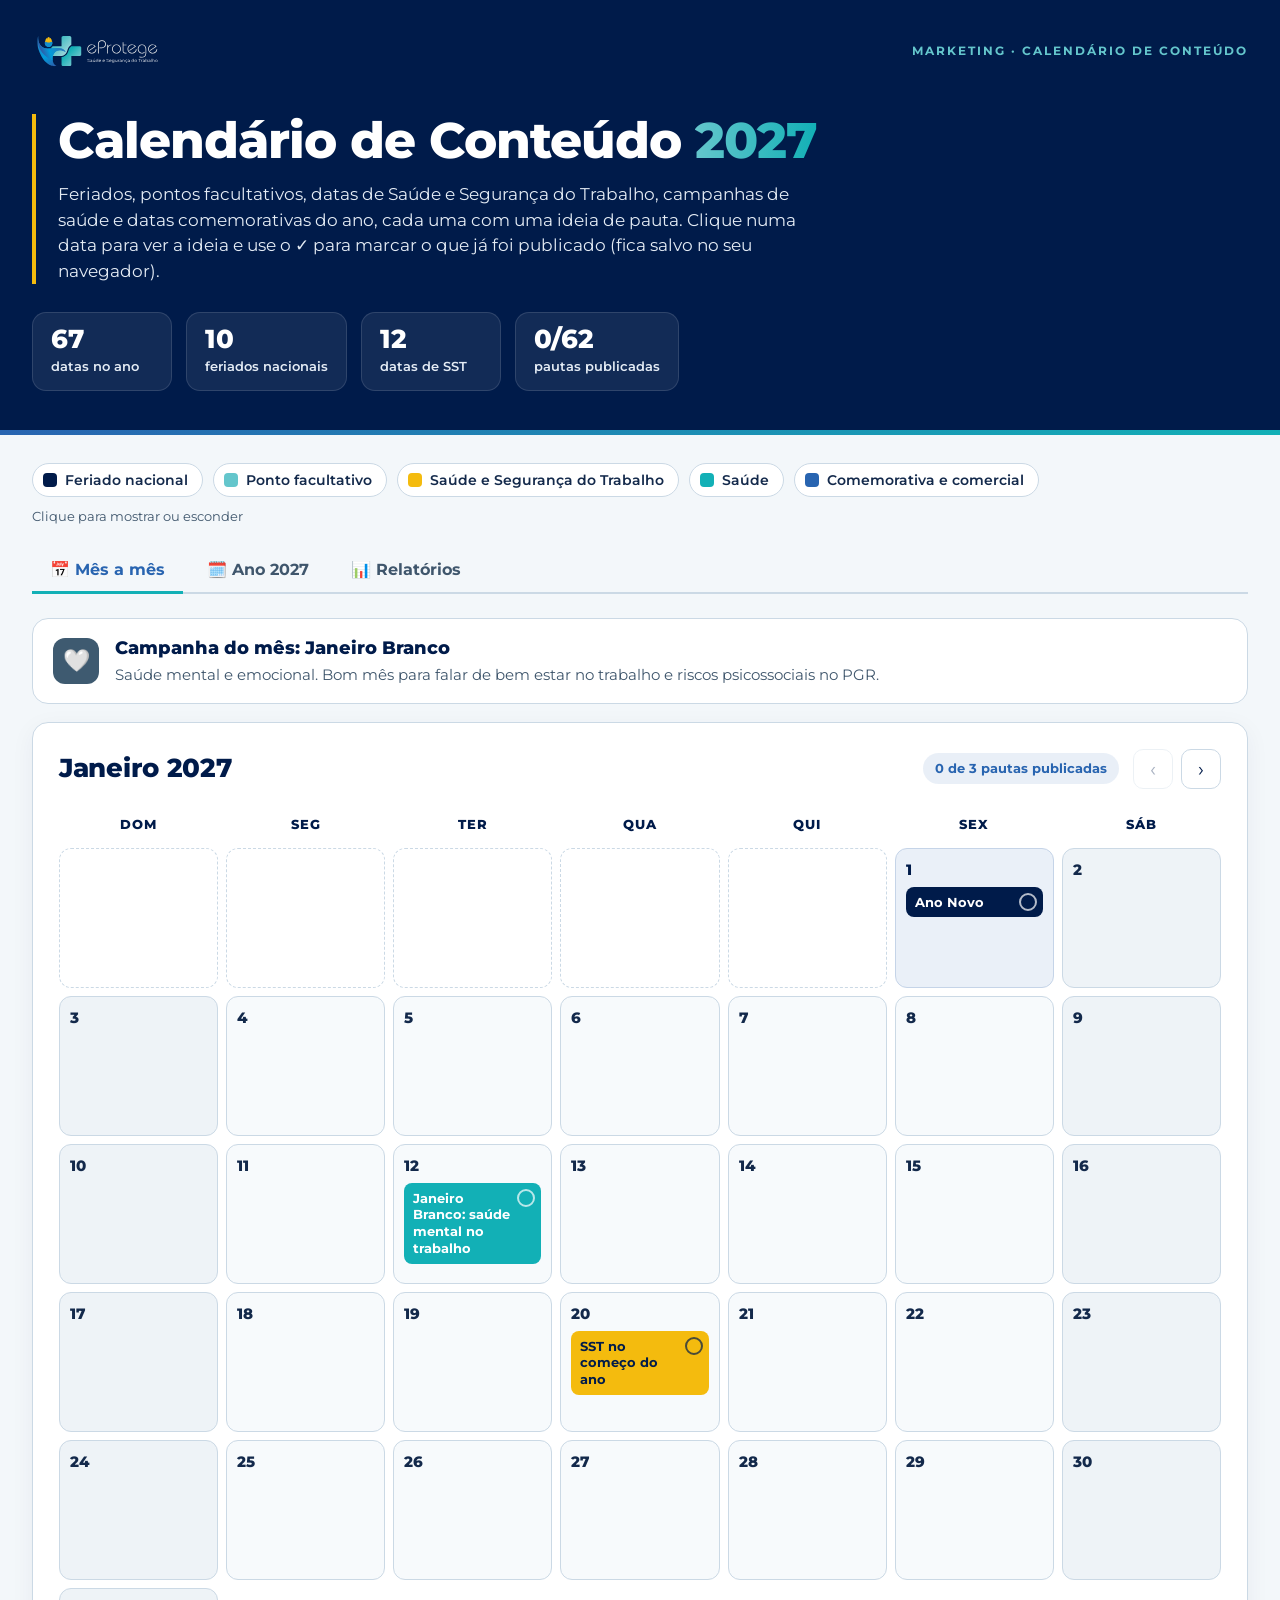
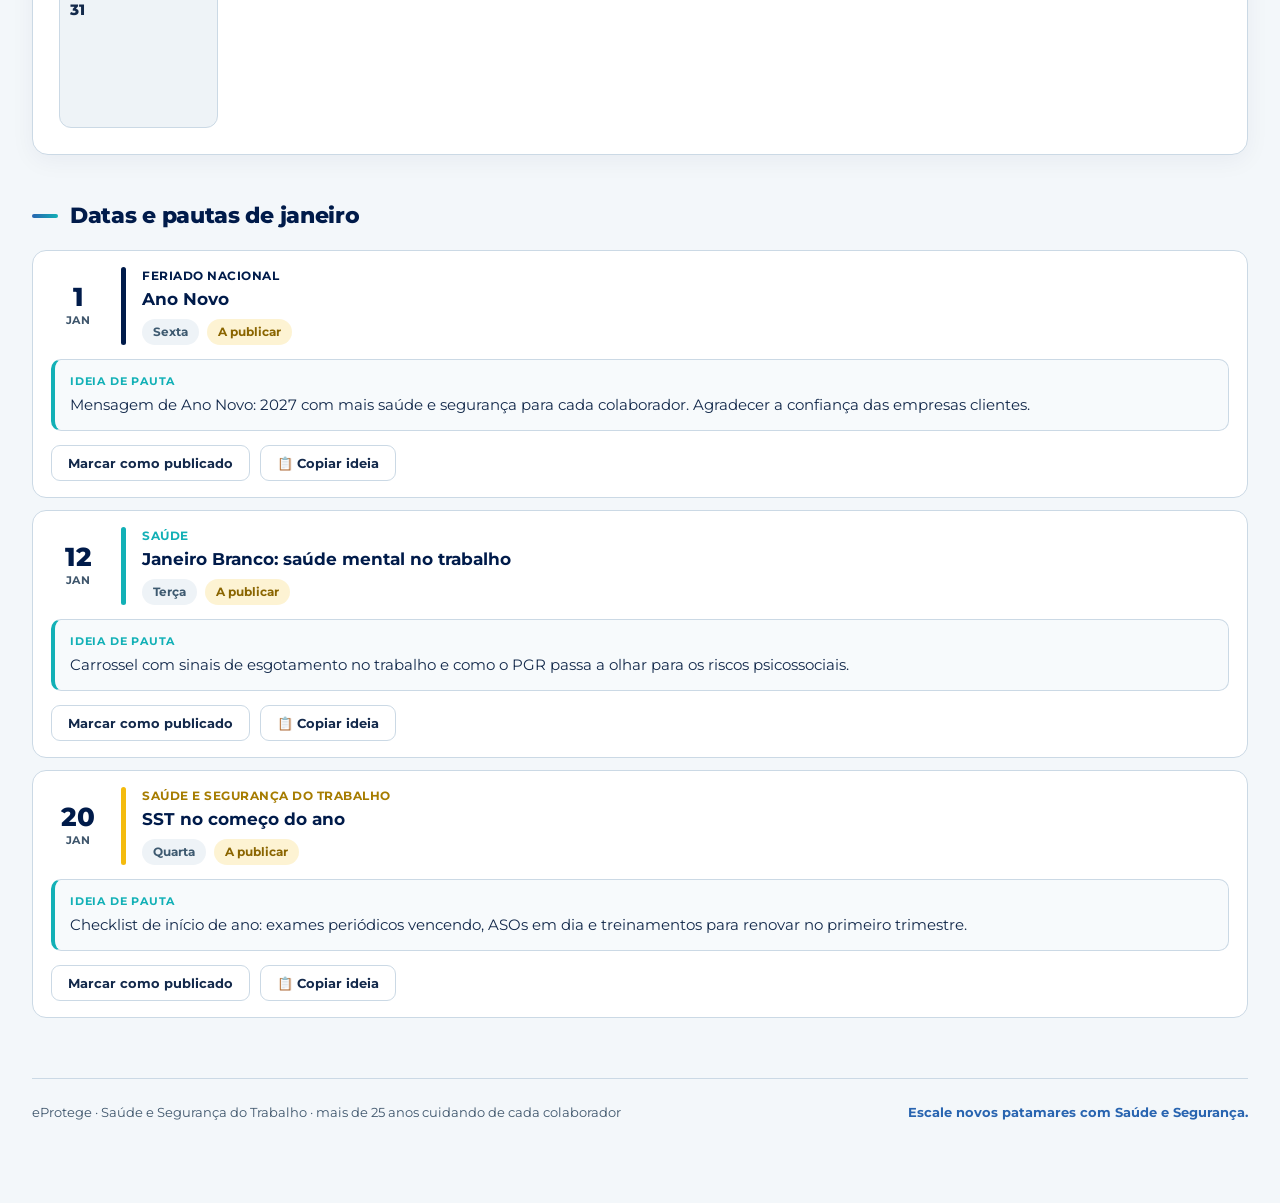
<file: calendario-2027/index.html>
<!DOCTYPE html>
<html lang="pt-BR">
<head>
<meta charset="UTF-8" />
<meta name="viewport" content="width=device-width, initial-scale=1.0" />
<title>Calendário de Conteúdo 2027 | eProtege</title>
<meta name="description" content="Calendário de conteúdo 2027 da eProtege: feriados, pontos facultativos, datas de Saúde e Segurança do Trabalho, campanhas de saúde e datas comemorativas." />
<link rel="icon" type="image/png" href="simbolo.png" />
<link rel="preconnect" href="https://fonts.googleapis.com">
<link rel="preconnect" href="https://fonts.gstatic.com" crossorigin>
<link href="https://fonts.googleapis.com/css2?family=Montserrat:wght@400;500;600;700;800&display=swap" rel="stylesheet">
<style>
  :root {
    /* Paleta oficial eProtege (Manual da marca) */
    --navy: #001B4A;
    --azul: #2864B0;
    --turquesa: #12B0B6;
    --turquesa-claro: #64C6CC;
    --amarelo: #F4BB0E;
    --cinza-logo: #3E5A70;
    --degrade: linear-gradient(90deg, #2864B0, #12B0B6);

    --bg: #F3F7FA;
    --surface: #FFFFFF;
    --surface-2: #F7FAFC;
    --border: #CBD9E5;
    --text: #13294B;
    --muted: #3F566C;
    --radius: 16px;
  }
  * { box-sizing: border-box; margin: 0; padding: 0; }
  body {
    font-family: "Montserrat", -apple-system, "Segoe UI", Roboto, sans-serif;
    background: var(--bg);
    color: var(--text);
    min-height: 100vh;
    line-height: 1.5;
  }
  .wrap { max-width: 1480px; margin: 0 auto; padding: 0 32px 80px; }

  /* Topo */
  .top { background: var(--navy); color: #fff; position: relative; overflow: hidden; }
  .top::after { content: ""; position: absolute; left: 0; right: 0; bottom: 0; height: 5px;
    background: var(--degrade); }
  .top-inner { max-width: 1480px; margin: 0 auto; padding: 28px 32px 44px; }
  .topbar { display: flex; align-items: center; justify-content: space-between;
    flex-wrap: wrap; gap: 16px; margin-bottom: 40px; }
  .topbar img { height: 46px; width: auto; display: block; }
  .topbar .tag { font-size: 12px; font-weight: 700; letter-spacing: 2px;
    text-transform: uppercase; color: var(--turquesa-claro); }

  .hero { border-left: 4px solid var(--amarelo); padding-left: 22px; }
  h1 { font-size: clamp(30px, 5vw, 50px); font-weight: 800; line-height: 1.08;
    color: #fff; letter-spacing: -1px; }
  h1 .accent { background: linear-gradient(90deg, #64C6CC, #12B0B6);
    -webkit-background-clip: text; background-clip: text; color: transparent; }
  .subtitle { color: #E4ECF5; margin-top: 14px; font-size: 17px; max-width: 760px; }

  .stats { display: flex; flex-wrap: wrap; gap: 14px; margin-top: 28px; }
  .stat { background: rgba(255,255,255,.07); border: 1px solid rgba(255,255,255,.12);
    border-radius: 14px; padding: 12px 18px; min-width: 140px; }
  .stat b { display: block; font-size: 26px; font-weight: 800; color: #fff; line-height: 1.1; }
  .stat span { font-size: 13px; color: #E4ECF5; font-weight: 600; }

  /* Legenda / filtros */
  .legend { display: flex; flex-wrap: wrap; gap: 10px; margin: 28px 0 0; }
  .chip { display: inline-flex; align-items: center; gap: 8px; font-family: inherit;
    font-size: 14px; font-weight: 600; color: var(--text); background: var(--surface);
    border: 1px solid var(--border); border-radius: 30px; padding: 7px 14px 7px 10px;
    cursor: pointer; transition: .15s; }
  .chip:hover { border-color: var(--turquesa); }
  .chip.off { opacity: .45; }
  .chip.off .swatch { background: transparent !important; box-shadow: inset 0 0 0 2px var(--muted); }
  .swatch { width: 14px; height: 14px; border-radius: 4px; flex-shrink: 0; }
  .legend-hint { font-size: 13px; color: var(--muted); align-self: center; }

  /* Abas */
  .tabs { display: flex; flex-wrap: wrap; gap: 6px; margin: 22px 0 24px; border-bottom: 2px solid var(--border); }
  .tab { background: transparent; border: none; color: var(--muted); font-family: inherit;
    font-size: 16px; font-weight: 700; padding: 12px 18px; cursor: pointer; white-space: nowrap;
    border-bottom: 3px solid transparent; margin-bottom: -2px; }
  .tab:hover { color: var(--text); }
  .tab.active { color: var(--azul); border-bottom-color: var(--turquesa); }

  /* Campanha do mês */
  .campaign { display: flex; align-items: center; gap: 16px; background: var(--surface);
    border: 1px solid var(--border); border-radius: var(--radius); padding: 16px 20px;
    margin-bottom: 18px; }
  .campaign .ribbon { width: 46px; height: 46px; border-radius: 12px; flex-shrink: 0;
    display: grid; place-items: center; font-size: 22px; }
  .campaign h3 { font-size: 18px; font-weight: 800; color: var(--navy); }
  .campaign p { font-size: 15px; color: var(--muted); margin-top: 2px; }

  /* Calendário */
  .cal-card { background: var(--surface); border: 1px solid var(--border);
    border-radius: var(--radius); padding: 26px; box-shadow: 0 6px 24px rgba(0,27,74,.05); }
  .cal-head { display: flex; align-items: center; justify-content: space-between;
    gap: 12px; flex-wrap: wrap; margin-bottom: 20px; }
  .cal-head h2 { font-size: 26px; font-weight: 800; color: var(--navy); letter-spacing: -.3px; }
  .cal-head-right { display: flex; align-items: center; gap: 14px; }
  .done-counter { font-size: 13px; font-weight: 700; color: var(--azul);
    background: rgba(40,100,176,.1); padding: 6px 12px; border-radius: 20px; white-space: nowrap; }
  .cal-nav { display: flex; gap: 8px; }
  .cal-nav button { background: var(--surface); border: 1px solid var(--border);
    color: var(--navy); width: 40px; height: 40px; border-radius: 10px; cursor: pointer;
    font-size: 20px; font-family: inherit; transition: .15s; }
  .cal-nav button:hover:not(:disabled) { background: var(--turquesa); border-color: var(--turquesa); color: #fff; }
  .cal-nav button:disabled { opacity: .35; cursor: default; }

  .weekdays { display: grid; grid-template-columns: repeat(7, minmax(0,1fr)); gap: 8px;
    margin-bottom: 8px; }
  .weekdays div { text-align: center; font-size: 13px; font-weight: 800;
    color: var(--navy); text-transform: uppercase; letter-spacing: 1px; padding: 6px 0; }

  .grid { display: grid; grid-template-columns: repeat(7, minmax(0,1fr)); gap: 8px; }
  .cell { background: var(--surface-2); border: 1px solid var(--border);
    border-radius: 12px; min-height: 140px; padding: 10px; display: flex;
    flex-direction: column; gap: 5px; min-width: 0; }
  .cell.empty { background: transparent; border: 1px dashed var(--border); }
  .cell.weekend { background: #EEF3F7; }
  .cell.holiday { background: #EAF0F8; border-color: #C5D4E8; }
  .cell.today { border-color: var(--turquesa); box-shadow: 0 0 0 1px var(--turquesa) inset; }
  .cell .num { font-size: 15px; font-weight: 800; color: var(--text); }
  .cell.holiday .num { color: var(--navy); }
  .cell.today .num { color: var(--turquesa); }

  .event { position: relative; display: block; width: 100%; text-align: left; border: none;
    font-family: inherit; font-size: 13px; font-weight: 700; padding: 7px 9px;
    border-radius: 8px; line-height: 1.3; cursor: pointer;
    transition: transform .12s, filter .12s; word-break: break-word; }
  .event:hover { transform: translateY(-1px); filter: brightness(1.06); }
  .ev-check { position: absolute; top: 6px; right: 6px; width: 18px; height: 18px;
    border-radius: 50%; border: 2px solid currentColor; display: grid; place-items: center;
    font-size: 11px; font-weight: 900; line-height: 1; opacity: .7; }
  .ev-check:hover { opacity: 1; }
  .ev-title { display: block; padding-right: 22px; }
  .event.done { opacity: .55; }
  .event.done .ev-title { text-decoration: line-through; }
  .event.done .ev-check { opacity: 1; }

  /* Lista do mês */
  .section-title { display: flex; align-items: center; gap: 12px; margin: 44px 0 18px; }
  .section-title h2 { font-size: 22px; font-weight: 800; color: var(--navy); letter-spacing: -.3px; }
  .section-title .bar { width: 26px; height: 4px; background: var(--degrade); border-radius: 4px; }
  .posts { display: grid; gap: 12px; }
  .post-card { background: var(--surface); border: 1px solid var(--border);
    border-radius: 14px; padding: 16px 18px; transition: .15s; scroll-margin-top: 20px; }
  .post-card:hover { border-color: var(--turquesa-claro); }
  .post-card.flash { box-shadow: 0 0 0 3px rgba(18,176,182,.35); border-color: var(--turquesa); }
  .post-top { display: flex; align-items: center; gap: 16px; }
  .post-date { text-align: center; min-width: 54px; }
  .post-date .d { font-size: 26px; font-weight: 800; color: var(--navy); line-height: 1.1; }
  .post-date .m { font-size: 11px; color: var(--muted); text-transform: uppercase;
    font-weight: 700; letter-spacing: .5px; }
  .post-bar { width: 5px; align-self: stretch; border-radius: 4px; min-height: 44px; }
  .post-body { flex: 1; min-width: 0; }
  .post-cat { font-size: 12px; font-weight: 700; text-transform: uppercase; letter-spacing: .5px; }
  .post-title { font-size: 17px; color: var(--navy); margin-top: 2px; font-weight: 700; }
  .post-meta { font-size: 12px; color: var(--muted); margin-top: 6px;
    display: flex; gap: 8px; flex-wrap: wrap; align-items: center; }
  .pill { padding: 4px 11px; border-radius: 20px; font-size: 12px; font-weight: 700; }
  .pill.dow { background: #EEF3F7; color: var(--cinza-logo); }
  .pill.ok { background: rgba(18,176,182,.14); color: #0B7C80; }
  .pill.todo { background: rgba(244,187,14,.18); color: #8A6500; }

  .idea { margin: 14px 0 4px; padding: 13px 15px; background: var(--surface-2);
    border: 1px solid var(--border); border-left: 4px solid var(--turquesa); border-radius: 10px; }
  .idea b { display: block; font-size: 11px; text-transform: uppercase; letter-spacing: .8px;
    color: var(--turquesa); margin-bottom: 4px; }
  .idea p { white-space: pre-line; font-size: 15px; line-height: 1.6; color: var(--text); }

  .post-actions { display: flex; flex-wrap: wrap; gap: 10px; margin-top: 14px; }
  .btn { display: inline-flex; align-items: center; gap: 6px; text-decoration: none;
    font-size: 13px; font-weight: 700; padding: 9px 16px; border-radius: 9px;
    cursor: pointer; border: 1px solid var(--border); transition: .15s;
    font-family: inherit; background: var(--surface); color: var(--text); }
  .btn:hover { border-color: var(--turquesa); color: var(--turquesa); }
  .btn-done.is-done { background: var(--turquesa); color: #fff; border-color: var(--turquesa); }
  .btn-drive { background: var(--azul); color: #fff; border-color: var(--azul); }
  .btn-drive:hover { color: #fff; filter: brightness(1.08); }
  .btn.copied { background: var(--navy); color: #fff; border-color: var(--navy); }
  .empty-msg { color: var(--muted); font-size: 14px; padding: 18px; background: var(--surface);
    border: 1px dashed var(--border); border-radius: 14px; }

  /* Visão do ano */
  .year-grid { display: grid; grid-template-columns: repeat(auto-fill, minmax(min(260px, 100%), 1fr)); gap: 16px; }
  .mini { background: var(--surface); border: 1px solid var(--border); border-radius: 14px;
    padding: 16px; cursor: pointer; transition: .15s; text-align: left; font-family: inherit;
    color: inherit; width: 100%; min-width: 0; }
  .mini:hover { border-color: var(--turquesa); transform: translateY(-2px); }
  .mini-head { display: flex; align-items: baseline; justify-content: space-between; gap: 8px; }
  .mini h3 { font-size: 16px; font-weight: 800; color: var(--navy); }
  .mini .camp { font-size: 11px; font-weight: 700; color: var(--muted); text-align: right; }
  .mini-days { display: grid; grid-template-columns: repeat(7, 1fr); gap: 3px; margin-top: 10px; }
  .mini-days span { font-size: 12.5px; text-align: center; padding: 4px 0; border-radius: 6px;
    color: var(--muted); font-weight: 600; }
  .mini-days span.wd { font-size: 9.5px; font-weight: 700; text-transform: uppercase; }
  .mini-days span.has { color: #fff; font-weight: 800; }
  .mini-count { margin-top: 10px; font-size: 13px; color: var(--muted); font-weight: 600; }

  .holiday-table { width: 100%; border-collapse: collapse; font-size: 14px; }
  .holiday-table th { text-align: left; color: var(--muted); font-weight: 700; font-size: 11px;
    text-transform: uppercase; letter-spacing: .6px; padding: 8px 10px; border-bottom: 1px solid var(--border); }
  .holiday-table td { padding: 10px; border-bottom: 1px solid #EDF2F6; }
  .holiday-table td:first-child { font-weight: 800; color: var(--navy); white-space: nowrap; }
  .holiday-table .long { color: #0B7C80; font-weight: 700; font-size: 12px; }

  /* Relatórios */
  .report-card { background: var(--surface); border: 1px solid var(--border);
    border-radius: 14px; padding: 18px; }
  .rep-table-wrap { overflow-x: auto; }
  .rep-table { width: 100%; border-collapse: collapse; font-size: 13px; }
  .rep-table th { text-align: left; color: var(--muted); font-weight: 700;
    text-transform: uppercase; font-size: 11px; letter-spacing: .5px; padding: 6px 8px;
    border-bottom: 1px solid var(--border); white-space: nowrap; }
  .rep-table td { padding: 5px 6px; border-bottom: 1px solid #EDF2F6; vertical-align: middle; }
  .rep-table input { width: 100%; min-width: 78px; background: var(--surface-2);
    border: 1px solid var(--border); border-radius: 8px; color: var(--text);
    font-family: inherit; font-size: 13px; padding: 8px 10px; }
  .rep-table input:focus, .insights-box:focus { outline: none; border-color: var(--turquesa); }
  .rep-table .rep-post { min-width: 220px; }
  .insights-box { width: 100%; min-height: 150px; background: var(--surface-2);
    border: 1px solid var(--border); border-radius: 10px; color: var(--text);
    font-family: inherit; font-size: 14px; line-height: 1.6; padding: 14px; resize: vertical; }
  .hero-light h1 { color: var(--navy); font-size: clamp(26px, 4vw, 38px); }
  .hero-light .subtitle { color: var(--muted); }

  footer { margin-top: 60px; padding-top: 24px; border-top: 1px solid var(--border);
    display: flex; align-items: center; justify-content: space-between; flex-wrap: wrap;
    gap: 10px; color: var(--muted); font-size: 13px; }
  footer .slogan { color: var(--azul); font-weight: 700; }

  @media (max-width: 760px) {
    .wrap, .top-inner { padding-left: 16px; padding-right: 16px; }
    .top-inner { padding-top: 22px; padding-bottom: 32px; }
    .topbar { margin-bottom: 28px; }
    .topbar img { height: 36px; }
    .cal-card { padding: 14px 10px; }
    .weekdays, .grid { gap: 4px; }
    .cell { min-height: 74px; padding: 5px; border-radius: 8px; gap: 3px; }
    .cell .num { font-size: 11px; }
    .event { font-size: 0; padding: 0; height: 8px; border-radius: 4px; }
    .event .ev-check, .event .ev-title { display: none; }
    .weekdays div { font-size: 10px; letter-spacing: 0; }
    .stat { min-width: 0; flex: 1 1 40%; }
    .campaign { padding: 14px; }
    .post-top { gap: 12px; }
  }
</style>
</head>
<body>
<div class="top">
  <div class="top-inner">
    <div class="topbar">
      <img src="logo-horizontal-branco.svg" alt="eProtege Saúde e Segurança do Trabalho" />
      <div class="tag">Marketing · Calendário de Conteúdo</div>
    </div>
    <div class="hero">
      <h1>Calendário de Conteúdo <span class="accent">2027</span></h1>
      <p class="subtitle">Feriados, pontos facultativos, datas de Saúde e Segurança do Trabalho, campanhas de saúde e datas comemorativas do ano, cada uma com uma ideia de pauta. Clique numa data para ver a ideia e use o ✓ para marcar o que já foi publicado (fica salvo no seu navegador).</p>
    </div>
    <div class="stats" id="stats"></div>
  </div>
</div>

<div class="wrap">
  <div class="legend" id="legend"></div>

  <nav class="tabs">
    <button class="tab active" data-view="viewMes">📅 Mês a mês</button>
    <button class="tab" data-view="viewAno">🗓️ Ano 2027</button>
    <button class="tab" data-view="viewRelatorios">📊 Relatórios</button>
  </nav>

  <div id="viewMes">
    <div class="campaign" id="campaign"></div>
    <section class="cal-card">
      <div class="cal-head">
        <h2 id="calTitle">Janeiro 2027</h2>
        <div class="cal-head-right">
          <span id="doneCounter" class="done-counter"></span>
          <div class="cal-nav">
            <button id="prevBtn" aria-label="Mês anterior">‹</button>
            <button id="nextBtn" aria-label="Próximo mês">›</button>
          </div>
        </div>
      </div>
      <div class="weekdays">
        <div>Dom</div><div>Seg</div><div>Ter</div><div>Qua</div><div>Qui</div><div>Sex</div><div>Sáb</div>
      </div>
      <div class="grid" id="calGrid"></div>
    </section>

    <div class="section-title"><span class="bar"></span><h2 id="listTitle">Datas do mês</h2></div>
    <div class="posts" id="postsList"></div>
  </div>

  <div id="viewAno" hidden>
    <div class="year-grid" id="yearGrid"></div>

    <div class="section-title"><span class="bar"></span><h2>Feriados nacionais e pontos facultativos 2027</h2></div>
    <div class="report-card"><div class="rep-table-wrap"><table class="holiday-table" id="holidayTable"></table></div></div>
  </div>

  <div id="viewRelatorios" hidden>
    <div class="hero hero-light" style="margin:8px 0 4px"><h1>Relatórios e insights</h1>
      <p class="subtitle">Registre os resultados das datas que viraram post. Os campos são editáveis e ficam salvos no seu navegador.</p></div>

    <div class="section-title"><span class="bar"></span><h2>Engajamento dos posts publicados</h2></div>
    <div class="report-card"><div class="rep-table-wrap"><table class="rep-table" id="engageTable"></table></div></div>

    <div class="section-title"><span class="bar"></span><h2>Observações e aprendizados</h2></div>
    <div class="report-card"><textarea id="insightsBox" class="insights-box" placeholder="Anote o que funcionou, comparativos entre meses e ideias para as próximas datas..."></textarea></div>
  </div>

  <footer>
    <span>eProtege · Saúde e Segurança do Trabalho · mais de 25 anos cuidando de cada colaborador</span>
    <span class="slogan">Escale novos patamares com Saúde e Segurança.</span>
  </footer>
</div>

<script>
  const YEAR = 2027;

  // ---- Categorias (cores da marca) ----
  const CATS = {
    feriado:     { name: "Feriado nacional",          color: "#001B4A", text: "#FFFFFF" },
    facultativo: { name: "Ponto facultativo",         color: "#64C6CC", text: "#001B4A" },
    sst:         { name: "Saúde e Segurança do Trabalho", color: "#F4BB0E", text: "#001B4A" },
    saude:       { name: "Saúde",                     color: "#12B0B6", text: "#FFFFFF" },
    data:        { name: "Comemorativa e comercial",  color: "#2864B0", text: "#FFFFFF" },
  };

  // ---- Campanhas do mês ----
  const CAMPAIGNS = [
    { icon: "🤍", name: "Janeiro Branco", color: "#3E5A70", desc: "Saúde mental e emocional. Bom mês para falar de bem estar no trabalho e riscos psicossociais no PGR." },
    { icon: "💜", name: "Fevereiro Roxo e Laranja", color: "#EFE6F7", desc: "Conscientização sobre lúpus, fibromialgia, Alzheimer e leucemia. Gancho para doação de medula e exames periódicos." },
    { icon: "💜", name: "Março Lilás", color: "#F1E8F7", desc: "Prevenção do câncer do colo do útero. Mês da mulher: saúde da trabalhadora e exames preventivos." },
    { icon: "💚", name: "Abril Verde", color: "#E3F4EA", desc: "O mês da Saúde e Segurança do Trabalho. Principal campanha do ano para a eProtege: PGR, PCMSO, prevenção de acidentes e SIPAT." },
    { icon: "💛", name: "Maio Amarelo", color: "#FDF3D3", desc: "Segurança no trânsito. Gancho para acidentes de trajeto, motoristas e frota das empresas." },
    { icon: "❤️", name: "Junho Vermelho", color: "#FBE3E3", desc: "Incentivo à doação de sangue. Ação simples para engajar colaboradores e mostrar cuidado." },
    { icon: "💛", name: "Julho Amarelo", color: "#FDF3D3", desc: "Prevenção das hepatites virais. Gancho para vacinação e PCMSO." },
    { icon: "💜", name: "Agosto Lilás", color: "#F1E8F7", desc: "Combate à violência contra a mulher. Gancho para prevenção ao assédio, CIPA e canais de denúncia." },
    { icon: "💛", name: "Setembro Amarelo", color: "#FDF3D3", desc: "Prevenção ao suicídio e valorização da vida. Saúde mental no ambiente de trabalho." },
    { icon: "🩷", name: "Outubro Rosa", color: "#FCE6EF", desc: "Prevenção do câncer de mama. Exames, autocuidado e apoio às colaboradoras." },
    { icon: "💙", name: "Novembro Azul", color: "#E2ECF8", desc: "Saúde do homem e prevenção do câncer de próstata. Exames de rotina e check up." },
    { icon: "❤️", name: "Dezembro Vermelho e Laranja", color: "#FCE7DF", desc: "Prevenção ao HIV/AIDS e ao câncer de pele. Gancho para proteção solar de quem trabalha ao ar livre." },
  ];

  // ---- Datas 2027 ----
  // Para anexar o criativo de um post, adicione drive: "link da pasta" na data.
  const posts = [
    // Janeiro
    { date: "2027-01-01", cat: "feriado", title: "Ano Novo", idea: "Mensagem de Ano Novo: 2027 com mais saúde e segurança para cada colaborador. Agradecer a confiança das empresas clientes." },
    { date: "2027-01-12", cat: "saude", title: "Janeiro Branco: saúde mental no trabalho", idea: "Carrossel com sinais de esgotamento no trabalho e como o PGR passa a olhar para os riscos psicossociais." },
    { date: "2027-01-20", cat: "sst", title: "SST no começo do ano", idea: "Checklist de início de ano: exames periódicos vencendo, ASOs em dia e treinamentos para renovar no primeiro trimestre." },

    // Fevereiro
    { date: "2027-02-04", cat: "saude", title: "Dia Mundial do Câncer", idea: "Prevenção começa nos exames de rotina. Mostrar como o PCMSO ajuda a acompanhar a saúde da equipe." },
    { date: "2027-02-08", cat: "facultativo", title: "Carnaval (segunda)", idea: "Aviso de funcionamento no Carnaval e dicas de segurança para quem trabalha no feriado." },
    { date: "2027-02-09", cat: "facultativo", title: "Carnaval (terça)", idea: "" },
    { date: "2027-02-10", cat: "facultativo", title: "Quarta de Cinzas (até 14h)", idea: "" },
    { date: "2027-02-28", cat: "sst", title: "Dia Internacional de Prevenção às LER/DORT", idea: "Ergonomia no escritório e na produção: 5 ajustes simples no posto de trabalho que evitam afastamentos." },

    // Março
    { date: "2027-03-03", cat: "saude", title: "Dia Mundial da Audição", idea: "Ruído no trabalho: quando o protetor auricular é obrigatório e por que a audiometria faz parte do PCMSO." },
    { date: "2027-03-08", cat: "data", title: "Dia Internacional da Mulher", idea: "Homenagem às trabalhadoras e à equipe eProtege. Gancho para saúde da mulher no Março Lilás." },
    { date: "2027-03-15", cat: "data", title: "Dia do Consumidor", idea: "Condição especial para novos clientes ou conteúdo sobre o que avaliar ao contratar uma empresa de SST." },
    { date: "2027-03-22", cat: "data", title: "Dia Mundial da Água", idea: "Hidratação no trabalho, especialmente em ambientes quentes e atividades externas." },
    { date: "2027-03-26", cat: "feriado", title: "Paixão de Cristo (Sexta Santa)", idea: "Aviso de funcionamento do feriado de Páscoa." },
    { date: "2027-03-28", cat: "data", title: "Páscoa", idea: "Mensagem de Páscoa: renovação e cuidado com as pessoas." },

    // Abril
    { date: "2027-04-01", cat: "sst", title: "Início do Abril Verde", idea: "Abertura da campanha: série de posts do mês sobre prevenção de acidentes e doenças do trabalho." },
    { date: "2027-04-07", cat: "saude", title: "Dia Mundial da Saúde", idea: "Saúde do colaborador é resultado para a empresa. Dados de afastamento e o papel dos exames ocupacionais." },
    { date: "2027-04-16", cat: "saude", title: "Dia Mundial da Voz", idea: "Cuidados com a voz para quem trabalha com atendimento, telemarketing e ensino." },
    { date: "2027-04-21", cat: "feriado", title: "Tiradentes", idea: "Aviso de funcionamento do feriado." },
    { date: "2027-04-26", cat: "saude", title: "Dia Nacional de Prevenção e Combate à Hipertensão", idea: "Pressão alta e trabalho: aferição nos exames periódicos e hábitos que ajudam." },
    { date: "2027-04-28", cat: "sst", title: "Dia Mundial da Segurança e Saúde no Trabalho", idea: "Data mais importante do ano para a eProtege. Também é o Dia em Memória das Vítimas de Acidentes e Doenças do Trabalho. Post institucional forte + vídeo da equipe técnica." },

    // Maio
    { date: "2027-05-01", cat: "feriado", title: "Dia do Trabalho", idea: "Homenagem a quem trabalha todos os dias e volta para casa em segurança." },
    { date: "2027-05-09", cat: "data", title: "Dia das Mães", idea: "Homenagem às mães trabalhadoras. Gancho para direitos da gestante e acompanhamento no PCMSO." },
    { date: "2027-05-12", cat: "saude", title: "Dia do Enfermeiro", idea: "Bastidores da equipe de saúde da eProtege e do consultório móvel." },
    { date: "2027-05-18", cat: "sst", title: "Maio Amarelo: acidente de trajeto", idea: "O que é acidente de trajeto, como registrar e como orientar a equipe que usa moto ou carro." },
    { date: "2027-05-27", cat: "facultativo", title: "Corpus Christi", idea: "Aviso de funcionamento do feriado." },
    { date: "2027-05-31", cat: "saude", title: "Dia Mundial sem Tabaco", idea: "Tabagismo e saúde ocupacional: programas simples de apoio dentro da empresa." },

    // Junho
    { date: "2027-06-03", cat: "data", title: "Dia do Profissional de RH", idea: "Homenagem ao RH, nosso principal parceiro. Mostrar como o App eProtege simplifica a rotina de SST." },
    { date: "2027-06-05", cat: "data", title: "Dia Mundial do Meio Ambiente", idea: "Ambiente de trabalho seguro também é ambiente saudável. Agentes químicos e o LTCAT." },
    { date: "2027-06-12", cat: "data", title: "Dia dos Namorados", idea: "Post leve: cuidar de quem a gente ama começa por voltar para casa em segurança." },
    { date: "2027-06-14", cat: "saude", title: "Dia Mundial do Doador de Sangue", idea: "Junho Vermelho: incentive a equipe a doar. Ideia de ação coletiva para empresas clientes." },
    { date: "2027-06-24", cat: "data", title: "São João", idea: "Segurança nas festas juninas da empresa: fogueira, fogos e alimentação." },

    // Julho
    { date: "2027-07-02", cat: "sst", title: "Dia do Bombeiro", idea: "Brigada de incêndio e plano de emergência: sua empresa está preparada?" },
    { date: "2027-07-14", cat: "sst", title: "Férias de julho e frio", idea: "Trabalho em baixas temperaturas: EPIs, pausas e cuidados com a saúde no inverno." },
    { date: "2027-07-27", cat: "sst", title: "Dia Nacional de Prevenção de Acidentes do Trabalho", idea: "Números de acidentes no Brasil e as 3 medidas que mais previnem. Chamada para conhecer os serviços eProtege." },
    { date: "2027-07-28", cat: "saude", title: "Dia Mundial de Luta contra as Hepatites", idea: "Julho Amarelo: vacinação e exames para profissões de risco biológico." },

    // Agosto
    { date: "2027-08-05", cat: "saude", title: "Dia Nacional da Saúde", idea: "O que a medicina do trabalho faz pela saúde do colaborador, explicado de forma simples." },
    { date: "2027-08-08", cat: "data", title: "Dia dos Pais", idea: "Homenagem aos pais trabalhadores. Dia Nacional de Combate ao Colesterol cai no mesmo dia: dá para unir os temas." },
    { date: "2027-08-18", cat: "sst", title: "Agosto Lilás: prevenção ao assédio", idea: "CIPA e prevenção ao assédio: o que a empresa precisa ter (canal de denúncia, treinamento, acolhimento)." },
    { date: "2027-08-27", cat: "saude", title: "Dia do Psicólogo", idea: "Riscos psicossociais no trabalho: como identificar e por que entram no gerenciamento de riscos." },
    { date: "2027-08-29", cat: "saude", title: "Dia Nacional de Combate ao Fumo", idea: "Ambientes livres de fumo e apoio a quem quer parar." },

    // Setembro
    { date: "2027-09-07", cat: "feriado", title: "Independência do Brasil", idea: "Aviso de funcionamento do feriado." },
    { date: "2027-09-09", cat: "data", title: "Dia do Administrador", idea: "Para o gestor: SST como investimento, com redução de afastamentos e passivo trabalhista." },
    { date: "2027-09-10", cat: "saude", title: "Dia Mundial de Prevenção do Suicídio", idea: "Setembro Amarelo: como líderes podem perceber sinais e acolher. Tom cuidadoso, com CVV 188." },
    { date: "2027-09-15", cat: "data", title: "Dia do Cliente", idea: "Agradecimento às mais de 750 clínicas credenciadas e às empresas que confiam na eProtege." },
    { date: "2027-09-21", cat: "data", title: "Dia Nacional de Luta da Pessoa com Deficiência", idea: "Inclusão com segurança: adaptação do posto de trabalho e acessibilidade." },
    { date: "2027-09-22", cat: "data", title: "Dia do Contador", idea: "Homenagem aos contadores parceiros. eSocial e SST: os eventos que o escritório contábil precisa acompanhar." },
    { date: "2027-09-29", cat: "saude", title: "Dia Mundial do Coração", idea: "Saúde cardiovascular: sedentarismo no trabalho e exames que ajudam a prevenir." },

    // Outubro
    { date: "2027-10-10", cat: "saude", title: "Dia Mundial da Saúde Mental", idea: "Ações práticas de saúde mental que a empresa pode começar este mês." },
    { date: "2027-10-12", cat: "feriado", title: "Nossa Senhora Aparecida e Dia das Crianças", idea: "Post leve sobre voltar para casa em segurança para quem nos espera." },
    { date: "2027-10-15", cat: "data", title: "Dia do Professor", idea: "Homenagem aos instrutores de treinamentos e cursos de NR." },
    { date: "2027-10-18", cat: "saude", title: "Dia do Médico", idea: "Homenagem à equipe médica própria da eProtege. Apresentar os médicos do trabalho." },
    { date: "2027-10-20", cat: "saude", title: "Outubro Rosa: exames e autocuidado", idea: "Como apoiar as colaboradoras na prevenção do câncer de mama." },
    { date: "2027-10-28", cat: "facultativo", title: "Dia do Servidor Público", idea: "" },

    // Novembro
    { date: "2027-11-02", cat: "feriado", title: "Finados", idea: "" },
    { date: "2027-11-10", cat: "saude", title: "Dia Nacional de Prevenção e Combate à Surdez", idea: "Perda auditiva induzida por ruído: prevenção e acompanhamento com audiometria." },
    { date: "2027-11-14", cat: "saude", title: "Dia Mundial do Diabetes", idea: "Novembro Azul e diabetes: check up e hábitos simples na rotina de trabalho." },
    { date: "2027-11-15", cat: "feriado", title: "Proclamação da República", idea: "Aviso de funcionamento do feriado." },
    { date: "2027-11-20", cat: "feriado", title: "Dia Nacional de Zumbi e da Consciência Negra", idea: "Diversidade e respeito no ambiente de trabalho." },
    { date: "2027-11-26", cat: "data", title: "Black Friday", idea: "Oferta pontual para novos contratos ou para o App eProtege." },
    { date: "2027-11-27", cat: "sst", title: "Dia do Técnico de Segurança do Trabalho", idea: "Homenagem aos técnicos de segurança da eProtege e dos clientes. Bastidores de uma visita técnica." },

    // Dezembro
    { date: "2027-12-01", cat: "saude", title: "Dia Mundial de Luta contra a AIDS", idea: "Dezembro Vermelho: informação sem preconceito e sigilo médico no trabalho." },
    { date: "2027-12-06", cat: "sst", title: "Planejamento SST 2028", idea: "Checklist de fim de ano: PGR, PCMSO, exames e treinamentos que vencem no começo de 2028." },
    { date: "2027-12-11", cat: "data", title: "Dia do Engenheiro", idea: "Homenagem ao engenheiro de segurança da equipe eProtege." },
    { date: "2027-12-15", cat: "sst", title: "Festas de fim de ano com segurança", idea: "Confraternização da empresa: bebida e direção, e cuidados no deslocamento." },
    { date: "2027-12-24", cat: "facultativo", title: "Véspera de Natal (após 14h)", idea: "" },
    { date: "2027-12-25", cat: "feriado", title: "Natal", idea: "Mensagem de Natal da equipe eProtege." },
    { date: "2027-12-31", cat: "facultativo", title: "Véspera de Ano Novo (após 14h)", idea: "Retrospectiva 2027 e convite para planejar 2028 juntos." },
  ];

  const MESES = ["Janeiro","Fevereiro","Março","Abril","Maio","Junho","Julho","Agosto","Setembro","Outubro","Novembro","Dezembro"];
  const MES_ABR = ["JAN","FEV","MAR","ABR","MAI","JUN","JUL","AGO","SET","OUT","NOV","DEZ"];
  const DIAS = ["Domingo","Segunda","Terça","Quarta","Quinta","Sexta","Sábado"];
  const DIAS_ABR = ["D","S","T","Q","Q","S","S"];
  const pad = n => String(n).padStart(2, "0");
  const keyOf = (y, m, d) => `${y}-${pad(m + 1)}-${pad(d)}`;
  const dateOf = iso => { const [y, m, d] = iso.split("-").map(Number); return new Date(y, m - 1, d); };

  const _now = new Date();
  const TODAY = keyOf(_now.getFullYear(), _now.getMonth(), _now.getDate());
  let viewMonth = _now.getFullYear() === YEAR ? _now.getMonth() : 0;

  // ---- Armazenamento no navegador (com proteção para modo privado) ----
  function load(k, def) { try { return JSON.parse(localStorage.getItem(k)) || def; } catch (e) { return def; } }
  function save(k, v) { try { localStorage.setItem(k, JSON.stringify(v)); } catch (e) {} }

  const DONE_KEY = "eprotege_cal2027_done";
  const FILTER_KEY = "eprotege_cal2027_hidden";
  const REPORTS_KEY = "eprotege_cal2027_reports";
  const postId = p => p.date + "|" + p.title;
  const isDone = p => !!load(DONE_KEY, {})[postId(p)];
  function toggleDone(p) { const o = load(DONE_KEY, {}); o[postId(p)] = !o[postId(p)]; save(DONE_KEY, o); renderAll(); }

  let hidden = load(FILTER_KEY, []);
  const visible = p => !hidden.includes(p.cat);
  // Feriados e facultativos não são "posts"; o contador considera só datas com ideia de pauta
  const isPostable = p => !!p.idea;

  function esc(s) { return String(s == null ? "" : s).replace(/&/g,"&amp;").replace(/</g,"&lt;").replace(/>/g,"&gt;").replace(/"/g,"&quot;"); }
  const byDate = (a, b) => a.date.localeCompare(b.date);

  // ---- Topo ----
  function renderStats() {
    const feriados = posts.filter(p => p.cat === "feriado").length;
    const sst = posts.filter(p => p.cat === "sst").length;
    const postable = posts.filter(isPostable);
    const done = postable.filter(isDone).length;
    document.getElementById("stats").innerHTML = `
      <div class="stat"><b>${posts.length}</b><span>datas no ano</span></div>
      <div class="stat"><b>${feriados}</b><span>feriados nacionais</span></div>
      <div class="stat"><b>${sst}</b><span>datas de SST</span></div>
      <div class="stat"><b>${done}/${postable.length}</b><span>pautas publicadas</span></div>`;
  }

  function renderLegend() {
    const el = document.getElementById("legend");
    el.innerHTML = Object.entries(CATS).map(([k, c]) =>
      `<button class="chip${hidden.includes(k) ? " off" : ""}" data-cat="${k}"><span class="swatch" style="background:${c.color}"></span>${c.name}</button>`
    ).join("") + `<span class="legend-hint">Clique para mostrar ou esconder</span>`;
    el.querySelectorAll(".chip").forEach(b => b.addEventListener("click", () => {
      const k = b.dataset.cat;
      hidden = hidden.includes(k) ? hidden.filter(x => x !== k) : [...hidden, k];
      save(FILTER_KEY, hidden); renderAll();
    }));
  }

  // ---- Mês ----
  function renderCampaign() {
    const c = CAMPAIGNS[viewMonth];
    document.getElementById("campaign").innerHTML = `
      <div class="ribbon" style="background:${c.color}">${c.icon}</div>
      <div><h3>Campanha do mês: ${c.name}</h3><p>${esc(c.desc)}</p></div>`;
  }

  function renderCalendar() {
    document.getElementById("calTitle").textContent = `${MESES[viewMonth]} ${YEAR}`;
    document.getElementById("prevBtn").disabled = viewMonth === 0;
    document.getElementById("nextBtn").disabled = viewMonth === 11;
    const grid = document.getElementById("calGrid");
    grid.innerHTML = "";
    const firstDay = new Date(YEAR, viewMonth, 1).getDay();
    const daysInMonth = new Date(YEAR, viewMonth + 1, 0).getDate();
    for (let i = 0; i < firstDay; i++) {
      const e = document.createElement("div"); e.className = "cell empty"; grid.appendChild(e);
    }
    for (let d = 1; d <= daysInMonth; d++) {
      const key = keyOf(YEAR, viewMonth, d);
      const dayPosts = posts.filter(p => p.date === key);
      const cell = document.createElement("div"); cell.className = "cell";
      const dow = new Date(YEAR, viewMonth, d).getDay();
      if (dow === 0 || dow === 6) cell.classList.add("weekend");
      if (dayPosts.some(p => p.cat === "feriado")) cell.classList.add("holiday");
      if (key === TODAY) cell.classList.add("today");
      cell.innerHTML = `<div class="num">${d}</div>`;
      dayPosts.filter(visible).forEach(p => {
        const c = CATS[p.cat];
        const done = isDone(p);
        const b = document.createElement("button");
        b.className = "event" + (done ? " done" : "");
        b.style.background = c.color; b.style.color = c.text;
        b.title = `${c.name}: ${p.title}`;
        b.innerHTML = (isPostable(p) ? `<span class="ev-check" title="Marcar como publicado">${done ? "✓" : ""}</span>` : "") +
          `<span class="ev-title">${esc(p.title)}</span>`;
        b.addEventListener("click", (e) => {
          if (e.target.closest(".ev-check")) { e.stopPropagation(); toggleDone(p); return; }
          const card = document.getElementById("card-" + p.date + "-" + slug(p.title));
          if (card) {
            card.scrollIntoView({ behavior: "smooth", block: "center" });
            card.classList.add("flash"); setTimeout(() => card.classList.remove("flash"), 1600);
          }
        });
        cell.appendChild(b);
      });
      grid.appendChild(cell);
    }
    const monthPosts = posts.filter(p => dateOf(p.date).getMonth() === viewMonth && isPostable(p));
    document.getElementById("doneCounter").textContent =
      `${monthPosts.filter(isDone).length} de ${monthPosts.length} pautas publicadas`;
  }

  const slug = s => s.toLowerCase().normalize("NFD").replace(/[^a-z0-9]+/g, "");

  function renderList() {
    document.getElementById("listTitle").textContent = `Datas e pautas de ${MESES[viewMonth].toLowerCase()}`;
    const list = document.getElementById("postsList");
    const items = posts.filter(p => dateOf(p.date).getMonth() === viewMonth && visible(p)).sort(byDate);
    if (!items.length) { list.innerHTML = `<div class="empty-msg">Nenhuma data visível neste mês. Confira os filtros de categoria acima.</div>`; return; }
    list.innerHTML = items.map((p, i) => {
      const c = CATS[p.cat];
      const dt = dateOf(p.date);
      const done = isDone(p);
      let actions = "";
      if (isPostable(p)) {
        actions += `<button class="btn btn-done${done ? " is-done" : ""}" data-done="${i}">${done ? "✓ Publicado" : "Marcar como publicado"}</button>`;
        actions += `<button class="btn btn-copy" data-copy="${i}">📋 Copiar ideia</button>`;
      }
      if (p.drive) actions += `<a class="btn btn-drive" href="${esc(p.drive)}" target="_blank" rel="noopener">📁 Abrir criativo no Drive</a>`;
      const status = isPostable(p) ? `<span class="pill ${done ? "ok" : "todo"}">${done ? "Publicado ✓" : "A publicar"}</span>` : "";
      return `
        <div class="post-card" id="card-${p.date}-${slug(p.title)}">
          <div class="post-top">
            <div class="post-date"><div class="d">${dt.getDate()}</div><div class="m">${MES_ABR[dt.getMonth()]}</div></div>
            <div class="post-bar" style="background:${c.color}"></div>
            <div class="post-body">
              <div class="post-cat" style="color:${p.cat === "sst" ? "#A67C00" : p.cat === "facultativo" ? "#2B8F95" : c.color}">${c.name}</div>
              <div class="post-title">${esc(p.title)}</div>
              <div class="post-meta"><span class="pill dow">${DIAS[dt.getDay()]}</span>${status}</div>
            </div>
          </div>
          ${p.idea ? `<div class="idea"><b>Ideia de pauta</b><p id="idea-${i}">${esc(p.idea)}</p></div>` : ""}
          ${actions ? `<div class="post-actions">${actions}</div>` : ""}
        </div>`;
    }).join("");

    list.querySelectorAll(".btn-done").forEach(btn =>
      btn.addEventListener("click", () => toggleDone(items[+btn.dataset.done])));
    list.querySelectorAll(".btn-copy").forEach(btn =>
      btn.addEventListener("click", () => {
        const p = items[+btn.dataset.copy];
        const txt = `${p.title} (${dateOf(p.date).toLocaleDateString("pt-BR")})\n${p.idea}`;
        const done = () => {
          const old = btn.textContent; btn.textContent = "✅ Ideia copiada!"; btn.classList.add("copied");
          setTimeout(() => { btn.textContent = old; btn.classList.remove("copied"); }, 1800);
        };
        if (navigator.clipboard) navigator.clipboard.writeText(txt).then(done).catch(() => {});
      }));
  }

  // ---- Ano ----
  function renderYear() {
    const grid = document.getElementById("yearGrid");
    grid.innerHTML = "";
    for (let m = 0; m < 12; m++) {
      const card = document.createElement("button");
      card.className = "mini";
      const first = new Date(YEAR, m, 1).getDay();
      const days = new Date(YEAR, m + 1, 0).getDate();
      let cells = DIAS_ABR.map(d => `<span class="wd">${d}</span>`).join("");
      for (let i = 0; i < first; i++) cells += "<span></span>";
      for (let d = 1; d <= days; d++) {
        const ps = posts.filter(p => p.date === keyOf(YEAR, m, d) && visible(p));
        if (ps.length) {
          // prioridade de cor: feriado > sst > facultativo > saúde > data
          const order = ["feriado", "sst", "facultativo", "saude", "data"];
          const top = order.find(k => ps.some(p => p.cat === k));
          const c = CATS[top];
          cells += `<span class="has" style="background:${c.color};color:${c.text}" title="${esc(ps.map(p => p.title).join(" / "))}">${d}</span>`;
        } else cells += `<span>${d}</span>`;
      }
      const count = posts.filter(p => dateOf(p.date).getMonth() === m && visible(p)).length;
      card.innerHTML = `
        <div class="mini-head"><h3>${MESES[m]}</h3><span class="camp">${CAMPAIGNS[m].icon} ${CAMPAIGNS[m].name}</span></div>
        <div class="mini-days">${cells}</div>
        <div class="mini-count">${count} ${count === 1 ? "data" : "datas"} · ver o mês →</div>`;
      card.addEventListener("click", () => { viewMonth = m; showView("viewMes"); renderAll(); });
      grid.appendChild(card);
    }

    // Feriados e facultativos, com aviso de feriado prolongado
    const rows = posts.filter(p => p.cat === "feriado" || p.cat === "facultativo").sort(byDate).map(p => {
      const dt = dateOf(p.date); const dow = dt.getDay();
      let note = "";
      if (dow === 1 || dow === 5) note = "Fim de semana prolongado";
      else if (dow === 2 || dow === 4) note = "Possível emenda";
      else if (dow === 0 || dow === 6) note = "Cai no fim de semana";
      return `<tr><td>${pad(dt.getDate())}/${pad(dt.getMonth() + 1)}</td><td>${DIAS[dow]}</td>
        <td>${esc(p.title)}</td><td>${CATS[p.cat].name}</td><td class="long">${note}</td></tr>`;
    }).join("");
    document.getElementById("holidayTable").innerHTML =
      `<tr><th>Data</th><th>Dia</th><th>Feriado</th><th>Tipo</th><th>Observação</th></tr>` + rows;
  }

  // ---- Relatórios ----
  function renderReports() {
    const r = load(REPORTS_KEY, { engage: {}, insights: "" });
    const done = posts.filter(p => isPostable(p) && isDone(p)).sort(byDate);
    document.getElementById("engageTable").innerHTML =
      `<tr><th>Data</th><th>Categoria</th><th>Pauta</th><th>Curtidas</th><th>Comentários</th><th>Alcance</th></tr>` +
      (done.length ? done.map(p => {
        const id = postId(p); const e = r.engage[id] || {}; const c = CATS[p.cat]; const dt = dateOf(p.date);
        return `<tr>
          <td>${pad(dt.getDate())}/${pad(dt.getMonth() + 1)}</td>
          <td style="white-space:nowrap"><span class="swatch" style="display:inline-block;vertical-align:-2px;margin-right:6px;background:${c.color}"></span>${c.name}</td>
          <td class="rep-post">${esc(p.title)}</td>
          <td><input data-id="${esc(id)}" data-k="likes" value="${esc(e.likes)}"></td>
          <td><input data-id="${esc(id)}" data-k="coments" value="${esc(e.coments)}"></td>
          <td><input data-id="${esc(id)}" data-k="alcance" value="${esc(e.alcance)}"></td></tr>`;
      }).join("") : `<tr><td colspan="6" style="color:var(--muted);padding:14px 8px">Nenhuma pauta marcada como publicada ainda. Use o ✓ no calendário.</td></tr>`);
    document.getElementById("insightsBox").value = r.insights || "";
  }

  document.addEventListener("input", (ev) => {
    const el = ev.target;
    const r = load(REPORTS_KEY, { engage: {}, insights: "" });
    if (el.id === "insightsBox") { r.insights = el.value; save(REPORTS_KEY, r); return; }
    if (el.dataset && el.dataset.id) {
      r.engage[el.dataset.id] = r.engage[el.dataset.id] || {};
      r.engage[el.dataset.id][el.dataset.k] = el.value; save(REPORTS_KEY, r);
    }
  });

  // ---- Navegação ----
  function showView(view) {
    document.querySelectorAll(".tab").forEach(b => b.classList.toggle("active", b.dataset.view === view));
    ["viewMes", "viewAno", "viewRelatorios"].forEach(v => document.getElementById(v).hidden = v !== view);
    if (view === "viewRelatorios") renderReports();
    window.scrollTo({ top: document.querySelector(".tabs").offsetTop - 10, behavior: "smooth" });
  }
  document.querySelectorAll(".tab").forEach(btn => btn.addEventListener("click", () => showView(btn.dataset.view)));
  document.getElementById("prevBtn").onclick = () => { if (viewMonth > 0) { viewMonth--; renderMonth(); } };
  document.getElementById("nextBtn").onclick = () => { if (viewMonth < 11) { viewMonth++; renderMonth(); } };

  function renderMonth() { renderCampaign(); renderCalendar(); renderList(); }
  function renderAll() { renderStats(); renderLegend(); renderMonth(); renderYear(); }

  renderAll();
</script>
</body>
</html>
</file>
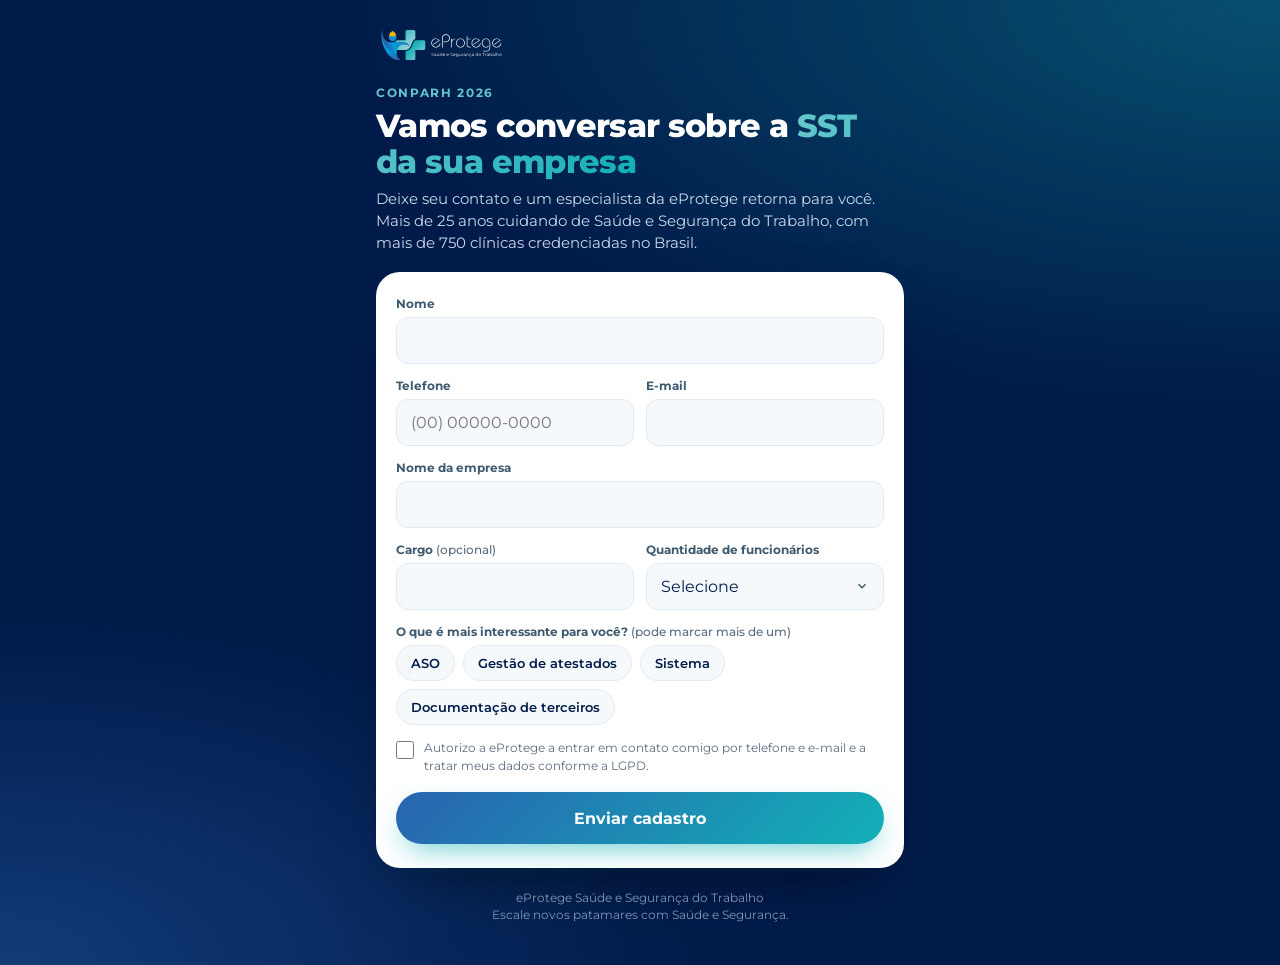
<file: conparh.html>
<!doctype html>
<html lang="pt-BR">
<head>
<meta charset="utf-8">
<meta name="viewport" content="width=device-width,initial-scale=1,viewport-fit=cut">
<meta name="theme-color" content="#001B4A">
<meta name="robots" content="noindex">
<title>eProtege | Cadastro</title>
<link rel="preconnect" href="https://fonts.googleapis.com">
<link rel="preconnect" href="https://fonts.gstatic.com" crossorigin>
<link href="https://fonts.googleapis.com/css2?family=Montserrat:wght@400;500;600;700;800&display=swap" rel="stylesheet">
<style>
:root{--navy:#001B4A;--blue:#2864B0;--teal:#12B0B6;--aqua:#64C6CC;--yellow:#F4BB0E;--slate:#3E5A70;--muted:#5B6B80;--line:#E3EAF2;--bg:#F5F9FC;--grad:linear-gradient(135deg,#2864B0,#12B0B6)}
*{box-sizing:border-box;margin:0;padding:0}
body{font-family:Montserrat,system-ui,sans-serif;min-height:100vh;color:var(--navy);-webkit-font-smoothing:antialiased;
  background:radial-gradient(120% 70% at 100% 0%,rgba(18,176,182,.35),transparent 60%),radial-gradient(90% 60% at 0% 100%,rgba(40,100,176,.45),transparent 60%),#001B4A}
button,input,select,textarea{font:inherit}
.wrap{max-width:560px;margin:0 auto;padding:22px 16px 40px;min-height:100vh;display:flex;flex-direction:column}
header{display:flex;align-items:center;justify-content:space-between;gap:12px;margin-bottom:18px}
header img{height:46px;width:auto}
.badge{font-size:.66rem;font-weight:800;letter-spacing:.08em;text-transform:uppercase;background:var(--yellow);color:var(--navy);padding:5px 10px;border-radius:999px;white-space:nowrap}
.hero{color:#fff;margin-bottom:18px}
.eyebrow{font-size:.74rem;font-weight:700;letter-spacing:.14em;text-transform:uppercase;color:var(--aqua)}
.hero h1{font-size:clamp(1.55rem,6vw,2rem);font-weight:800;line-height:1.12;letter-spacing:-.02em;margin:8px 0 8px}
.hero h1 span{background:linear-gradient(90deg,#64C6CC,#12B0B6);-webkit-background-clip:text;background-clip:text;color:transparent}
.hero p{color:#c9d7ea;font-size:.92rem;line-height:1.5}
.card{background:#fff;border-radius:24px;padding:24px 20px;box-shadow:0 30px 60px -30px rgba(0,0,0,.6)}
.f{display:flex;flex-direction:column;gap:6px;margin-bottom:14px}
.f label{font-size:.78rem;font-weight:700;color:var(--slate)}
.f label i{font-style:normal;font-weight:500;color:var(--muted)}
.f input,.f select,.f textarea{border:1.5px solid var(--line);border-radius:12px;padding:13px 14px;background:var(--bg);font-size:1rem;outline:none;width:100%;color:var(--navy);-webkit-appearance:none;appearance:none}
.f select{background-image:url("data:image/svg+xml,%3Csvg xmlns='http://www.w3.org/2000/svg' width='14' height='14' fill='none' stroke='%233E5A70' stroke-width='2.5' viewBox='0 0 24 24'%3E%3Cpath d='m6 9 6 6 6-6'/%3E%3C/svg%3E");background-repeat:no-repeat;background-position:right 14px center;padding-right:38px}
.f textarea{min-height:84px;resize:vertical}
.f input:focus,.f select:focus,.f textarea:focus{border-color:var(--teal);background-color:#fff;box-shadow:0 0 0 4px rgba(18,176,182,.12)}
.f.err input,.f.err select{border-color:#e11d48}
.f small.e{color:#e11d48;font-size:.72rem;display:none}
.f.err small.e{display:block}
.row{display:grid;grid-template-columns:1fr 1fr;gap:12px}
@media(max-width:420px){.row{grid-template-columns:1fr}}
.chips{display:flex;flex-wrap:wrap;gap:8px}
.chip{border:1.5px solid var(--line);background:var(--bg);color:var(--navy);border-radius:999px;padding:9px 14px;font-weight:600;font-size:.84rem;cursor:pointer;transition:.15s;user-select:none}
.chip.on{border-color:var(--teal);background:rgba(18,176,182,.12);color:var(--navy)}
.chip.on::before{content:'✓ ';color:var(--teal);font-weight:800}
.consent{display:flex;gap:10px;font-size:.76rem;color:var(--muted);align-items:flex-start;line-height:1.45;cursor:pointer}
.consent input{margin-top:2px;accent-color:var(--teal);flex:none;width:18px;height:18px}
.consent.err{color:#e11d48}
.btn{display:flex;align-items:center;justify-content:center;gap:10px;width:100%;border:0;cursor:pointer;margin-top:18px;padding:16px 22px;border-radius:999px;font-weight:700;font-size:1.02rem;background:var(--grad);color:#fff;box-shadow:0 12px 30px -10px rgba(18,176,182,.7)}
.btn:disabled{opacity:.6;cursor:wait}
.btn.ghost{background:#fff;color:var(--navy);border:1.5px solid var(--line);box-shadow:none;margin-top:10px}
.ok{text-align:center;padding:12px 4px}
.ok .ic{width:76px;height:76px;border-radius:50%;background:var(--grad);display:grid;place-items:center;margin:4px auto 16px;box-shadow:0 14px 30px -12px rgba(18,176,182,.8)}
.ok .ic svg{width:38px;height:38px;color:#fff}
.ok h2{font-size:1.45rem;font-weight:800;letter-spacing:-.02em;margin-bottom:8px}
.ok p{color:var(--muted);font-size:.94rem;line-height:1.55}
.ok .note{margin-top:12px;font-size:.8rem;background:rgba(244,187,14,.16);color:#7a5c00;border-radius:12px;padding:10px 12px}
.bar{display:flex;align-items:center;justify-content:space-between;gap:10px;margin-top:14px;color:#9fb3d1;font-size:.76rem;flex-wrap:wrap}
.bar b{color:#fff}
.bar button{background:rgba(255,255,255,.08);border:1px solid rgba(255,255,255,.18);color:#fff;border-radius:999px;padding:7px 12px;font-size:.74rem;font-weight:600;cursor:pointer}
.dot{display:inline-block;width:8px;height:8px;border-radius:50%;background:#22c55e;margin-right:6px;vertical-align:middle}
.dot.off{background:#e11d48}
.foot{margin-top:auto;padding-top:22px;text-align:center;color:#7f95b5;font-size:.72rem;line-height:1.5}
.hidden{display:none!important}
</style>
</head>
<body>
<div class="wrap">
  <header>
    <img src="assets/logo-horizontal-branco.svg" alt="eProtege Saúde e Segurança do Trabalho">
    <span class="badge" id="badge">Equipe eProtege</span>
  </header>

  <div class="hero" id="hero">
    <div class="eyebrow" id="evNome">Evento</div>
    <h1>Vamos conversar sobre a <span>SST da sua empresa</span></h1>
    <p>Deixe seu contato e um especialista da eProtege retorna para você. Mais de 25 anos cuidando de Saúde e Segurança do Trabalho, com mais de 750 clínicas credenciadas no Brasil.</p>
  </div>

  <div class="card">
    <form id="form" novalidate>
      <div class="f"><label for="nome">Nome</label><input id="nome" name="nome" autocomplete="name" required><small class="e">Informe o nome</small></div>
      <div class="row">
        <div class="f"><label for="telefone">Telefone</label><input id="telefone" name="telefone" type="tel" inputmode="tel" autocomplete="tel" placeholder="(00) 00000-0000" required><small class="e">Telefone inválido</small></div>
        <div class="f"><label for="email">E-mail</label><input id="email" name="email" type="email" inputmode="email" autocomplete="email" required><small class="e">E-mail inválido</small></div>
      </div>
      <div class="f"><label for="empresa">Nome da empresa</label><input id="empresa" name="empresa" autocomplete="organization" required><small class="e">Informe a empresa</small></div>
      <div class="row">
        <div class="f"><label for="cargo">Cargo <i>(opcional)</i></label><input id="cargo" name="cargo" autocomplete="organization-title"></div>
        <div class="f"><label for="funcionarios">Quantidade de funcionários</label>
          <select id="funcionarios" name="funcionarios" required>
            <option value="">Selecione</option>
            <option>1 a 10</option><option>11 a 50</option><option>51 a 100</option><option>101 a 500</option><option>Mais de 500</option>
          </select><small class="e">Selecione uma opção</small></div>
      </div>
      <div class="f"><label>O que é mais interessante para você? <i>(pode marcar mais de um)</i></label>
        <div class="chips" id="interesses">
          <span class="chip" data-v="ASO">ASO</span>
          <span class="chip" data-v="Gestão de atestados">Gestão de atestados</span>
          <span class="chip" data-v="Sistema">Sistema</span>
          <span class="chip" data-v="Documentação de terceiros">Documentação de terceiros</span>
        </div>
      </div>

      <div class="f" id="team"><label for="obs">Observações <i>(opcional)</i></label><textarea id="obs" name="obs" placeholder="Ex.: já tem fornecedor, renova contrato em março"></textarea></div>

      <label class="consent" id="consentBox"><input type="checkbox" id="consent"><span id="consentTxt">Autorizo a eProtege a entrar em contato comigo por telefone e e-mail e a tratar meus dados conforme a LGPD.</span></label>
      <button class="btn" id="enviar" type="submit">Enviar cadastro</button>
    </form>

    <div class="ok hidden" id="ok">
      <div class="ic"><svg viewBox="0 0 24 24" fill="none" stroke="currentColor" stroke-width="3" stroke-linecap="round" stroke-linejoin="round"><path d="M20 6 9 17l-5-5"/></svg></div>
      <h2 id="okT">Cadastro recebido!</h2>
      <p id="okP">Obrigado pelo interesse. Em breve um especialista da eProtege entra em contato.</p>
      <div class="note hidden" id="okNote">Sem internet agora. O cadastro ficou salvo neste aparelho e será enviado sozinho quando a conexão voltar.</div>
      <button class="btn" id="novo" type="button">Novo cadastro</button>
    </div>
  </div>

  <div class="bar" id="bar">
    <span><span class="dot" id="dot"></span><span id="netTxt">Online</span> · Pendentes: <b id="pend">0</b> · Enviados aqui: <b id="sent">0</b></span>
    <span><button type="button" id="retry">Reenviar</button> <button type="button" id="csv">Baixar CSV</button></span>
  </div>

  <div class="foot">eProtege Saúde e Segurança do Trabalho<br>Escale novos patamares com Saúde e Segurança.</div>
</div>

<script>
const CONFIG = {
  crm: 'https://protege-core-hub.base44.app/functions/captarLeadLanding', // sistema do Amauri
  token: 'cmp_7a91d2808c4041c288afdb755c624a5e',                          // campanha CONPARH no CRM
  planilha: 'https://script.google.com/macros/s/AKfycbzip8qRXLSE4_QlI4G0PO93fUkEfzc8K33yhmu2Wc98xVW50srOcZs3G6Yft5iU16mSfg/exec', // URL do App da Web do Apps Script da planilha "Leads CONPARH"
  evento: 'CONPARH 2026', // nome do evento (também aceita ?evento=Nome na URL)
  origem: 'Evento presencial'
};

const qs = new URLSearchParams(location.search);
const EQUIPE = qs.has('equipe');
const EVENTO = qs.get('evento') || CONFIG.evento;
const $ = id => document.getElementById(id);
const store = {
  get(k, d){ try { return JSON.parse(localStorage.getItem(k)) ?? d } catch { return d } },
  set(k, v){ try { localStorage.setItem(k, JSON.stringify(v)) } catch {} }
};

$('evNome').textContent = EVENTO;
if (!EQUIPE) {
  ['team','bar','badge'].forEach(id => $(id).classList.add('hidden'));
} else {
  $('hero').querySelector('h1').innerHTML = 'Novo lead do <span>evento</span>';
  $('hero').querySelector('p').textContent = 'Preencha durante a conversa. O lead cai direto no sistema como novo lead.';
  $('consentTxt').textContent = 'O contato autorizou a eProtege a falar com ele por telefone e e-mail e a tratar os dados conforme a LGPD.';
}

// Chips de múltipla escolha (interesses)
$('interesses').addEventListener('click', e => { const c = e.target.closest('.chip'); if (c) c.classList.toggle('on'); });

// Máscara de telefone
$('telefone').addEventListener('input', e => {
  let d = e.target.value.replace(/\D/g, '').slice(0, 11);
  e.target.value = d.length > 10 ? d.replace(/(\d{2})(\d{5})(\d{0,4})/, '($1) $2-$3')
    : d.length > 6 ? d.replace(/(\d{2})(\d{4})(\d{0,4})/, '($1) $2-$3')
    : d.length > 2 ? d.replace(/(\d{2})(\d{0,5})/, '($1) $2') : d.replace(/(\d{0,2})/, d ? '($1' : '');
});

function validar() {
  let ok = true;
  const check = (id, cond) => { const f = $(id).closest('.f'); f.classList.toggle('err', !cond); if (!cond && ok) $(id).focus(); ok = ok && cond; };
  check('nome', $('nome').value.trim().length >= 2);
  check('telefone', $('telefone').value.replace(/\D/g, '').length >= 10);
  check('email', /^[^\s@]+@[^\s@]+\.[^\s@]{2,}$/.test($('email').value.trim()));
  check('empresa', $('empresa').value.trim().length >= 2);
  check('funcionarios', !!$('funcionarios').value);
  $('consentBox').classList.toggle('err', !$('consent').checked);
  return ok && $('consent').checked;
}

function montarLead() {
  const sel = id => [...$(id).querySelectorAll('.chip.on')].map(c => c.dataset.v);
  return {
    id: (crypto.randomUUID ? crypto.randomUUID() : Date.now() + '-' + Math.random().toString(16).slice(2)),
    nome: $('nome').value.trim(),
    telefone: $('telefone').value.trim(),
    email: $('email').value.trim().toLowerCase(),
    empresa: $('empresa').value.trim(),
    cargo: $('cargo').value.trim(),
    funcionarios: $('funcionarios').value,
    interesses: sel('interesses').join(', '),
    observacoes: EQUIPE ? $('obs').value.trim() : '',
    preenchido_por: EQUIPE ? 'Equipe eProtege' : 'Próprio visitante',
    evento: EVENTO,
    origem: CONFIG.origem,
    consentimento_lgpd: true,
    data_hora: new Date().toISOString()
  };
}

// Envio para dois destinos (CRM e planilha); cada lead guarda o que já foi entregue em _crm e _planilha
async function enviarCRM(lead) {
  const { _crm, _planilha, ...dados } = lead;
  const body = JSON.stringify({
    ...dados, token: CONFIG.token, pagina: location.href, consentimento: true, website: '',
    utm_source: qs.get('utm_source') || 'conparh', utm_medium: qs.get('utm_medium') || 'evento',
    utm_campaign: qs.get('utm_campaign') || 'conparh-2026', utm_content: qs.get('utm_content') || '', utm_term: qs.get('utm_term') || ''
  });
  const j = await (await fetch(CONFIG.crm, { method: 'POST', body })).json();
  if (!j.ok) throw new Error(j.error || 'CRM recusou');
}
async function enviarPlanilha(lead) {
  if (!CONFIG.planilha) throw new Error('planilha não configurada');
  const { _crm, _planilha, ...dados } = lead;
  await fetch(CONFIG.planilha, { method: 'POST', mode: 'no-cors', body: JSON.stringify(dados) });
}
async function enviar(lead) {
  if (!lead._crm) { try { await enviarCRM(lead); lead._crm = true; } catch {} }
  if (!lead._planilha) { try { await enviarPlanilha(lead); lead._planilha = true; } catch {} }
  return lead._crm && lead._planilha;
}

// Fila offline: nada se perde se a internet do evento cair
const fila = () => store.get('fila', []);
const historico = () => store.get('historico', []);
function atualizarBarra() {
  $('pend').textContent = fila().length;
  $('sent').textContent = historico().filter(l => l._crm).length;
  $('dot').classList.toggle('off', !navigator.onLine);
  $('netTxt').textContent = navigator.onLine ? 'Online' : 'Sem internet';
}
const registrar = lead => store.set('historico', historico().map(l => l.id === lead.id ? lead : l));
let processando = false;
async function processarFila() {
  if (processando || !navigator.onLine) return atualizarBarra();
  processando = true;
  for (const lead of fila()) {
    const pronto = await enviar(lead);
    store.set('fila', pronto ? fila().filter(l => l.id !== lead.id) : fila().map(l => l.id === lead.id ? lead : l));
    registrar(lead);
  }
  processando = false;
  atualizarBarra();
}

$('form').addEventListener('submit', async e => {
  e.preventDefault();
  if (!validar()) return;
  const lead = montarLead();
  store.set('historico', [...historico(), lead]);
  $('enviar').disabled = true; $('enviar').textContent = 'Enviando...';
  await enviar(lead);
  registrar(lead);
  if (!lead._crm || !lead._planilha) store.set('fila', [...fila(), lead]);
  const enviado = lead._crm;
  $('enviar').disabled = false; $('enviar').textContent = 'Enviar cadastro';
  $('okNote').classList.toggle('hidden', enviado);
  $('okT').textContent = EQUIPE ? 'Lead cadastrado!' : 'Cadastro recebido!';
  $('okP').textContent = EQUIPE ? lead.nome + ' (' + lead.empresa + ') foi enviado como novo lead.' : 'Obrigado pelo interesse. Em breve um especialista da eProtege entra em contato.';
  $('form').classList.add('hidden'); $('ok').classList.remove('hidden');
  window.scrollTo({ top: 0, behavior: 'smooth' });
  atualizarBarra();
});

$('novo').addEventListener('click', () => {
  $('form').reset();
  document.querySelectorAll('.chip.on').forEach(c => c.classList.remove('on'));
  document.querySelectorAll('.err').forEach(f => f.classList.remove('err'));
  $('ok').classList.add('hidden'); $('form').classList.remove('hidden');
  $('nome').focus();
});

$('retry').addEventListener('click', processarFila);
$('csv').addEventListener('click', () => {
  const rows = historico();
  if (!rows.length) return alert('Nenhum cadastro neste aparelho ainda.');
  const cols = ['data_hora','nome','telefone','email','empresa','cargo','funcionarios','interesses','observacoes','preenchido_por','evento','_crm','_planilha'];
  const esc = v => '"' + String(v ?? '').replace(/"/g, '""') + '"';
  const csv = '﻿' + [cols.join(';'), ...rows.map(r => cols.map(c => esc(r[c])).join(';'))].join('\n');
  const a = document.createElement('a');
  a.href = URL.createObjectURL(new Blob([csv], { type: 'text/csv;charset=utf-8' }));
  a.download = 'leads-' + EVENTO.replace(/\W+/g, '-').toLowerCase() + '.csv';
  a.click();
});

window.addEventListener('online', processarFila);
window.addEventListener('offline', atualizarBarra);
setInterval(processarFila, 30000);
processarFila();
</script>
</body>
</html>
</file>
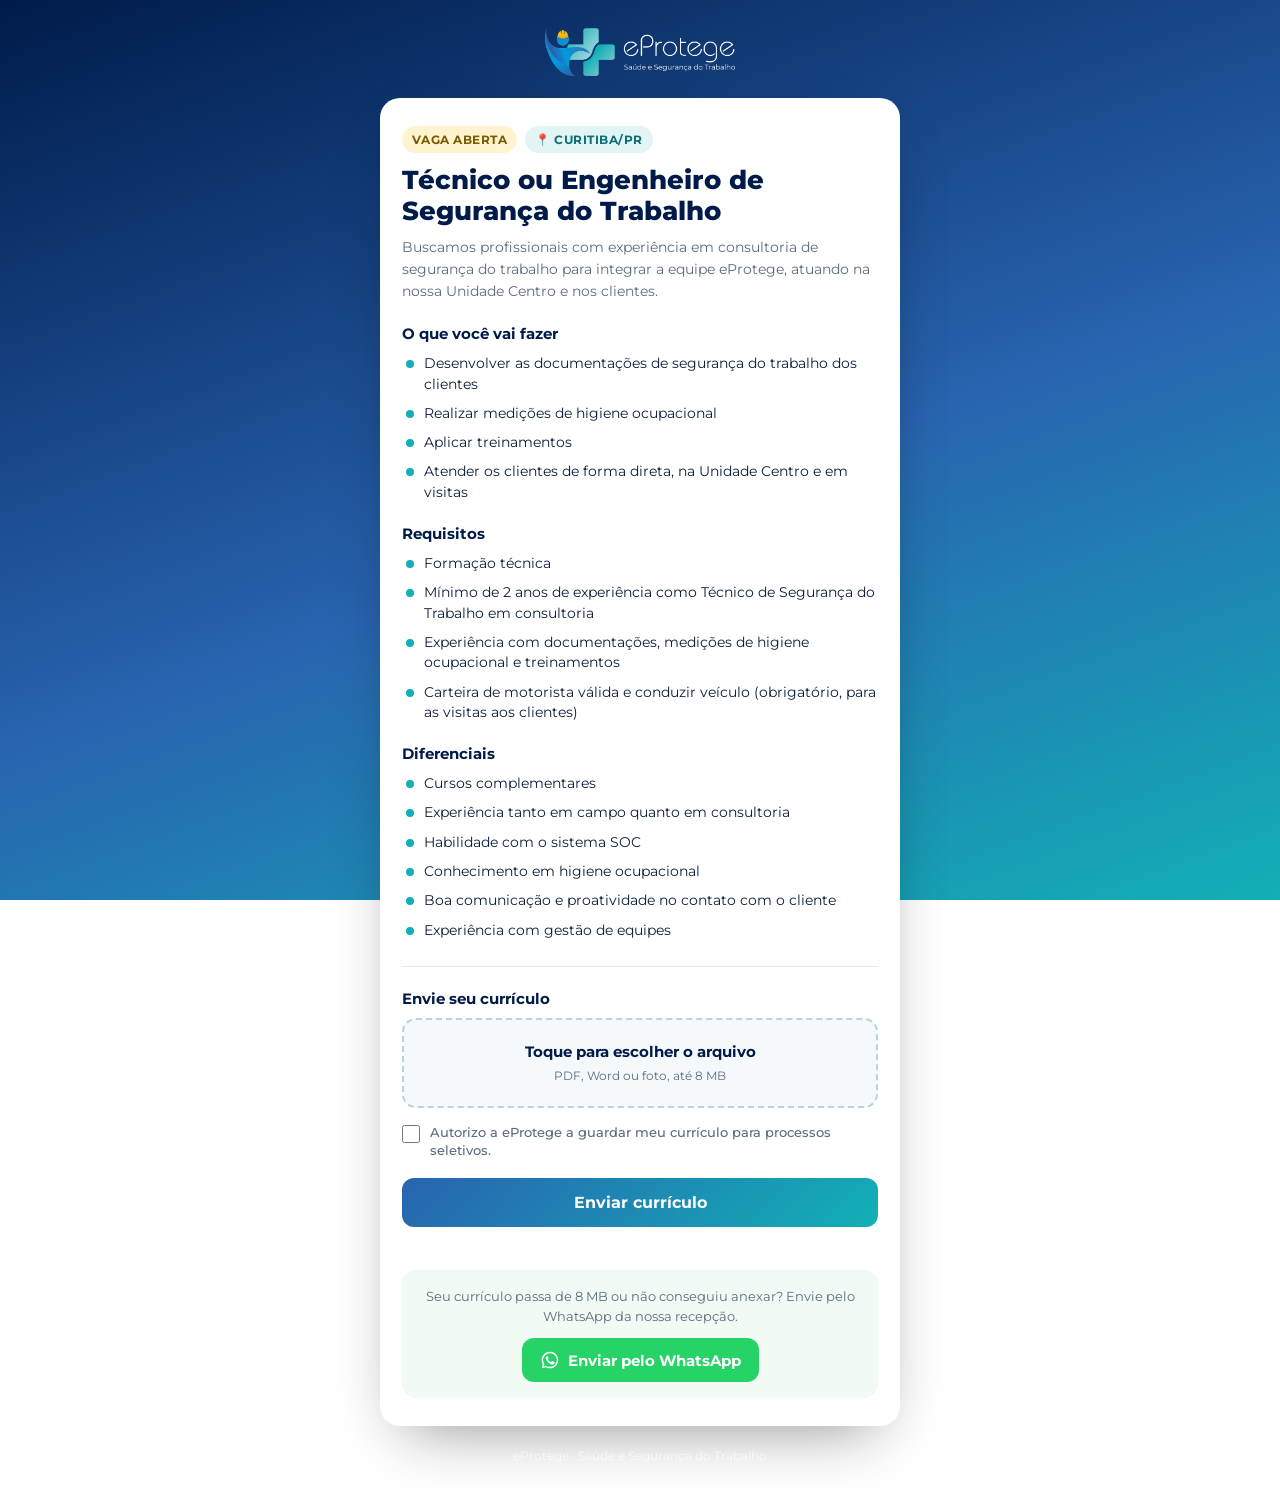
<file: curriculo.html>
<!DOCTYPE html>
<html lang="pt-BR">
<head>
<meta charset="UTF-8">
<meta name="viewport" content="width=device-width, initial-scale=1.0">
<title>Técnico ou Engenheiro de Segurança do Trabalho | eProtege</title>
<meta name="description" content="Vaga de Técnico ou Engenheiro de Segurança do Trabalho na eProtege, em Curitiba/PR. Envie seu currículo.">
<meta name="robots" content="noindex">
<link rel="preconnect" href="https://fonts.googleapis.com">
<link rel="preconnect" href="https://fonts.gstatic.com" crossorigin>
<link href="https://fonts.googleapis.com/css2?family=Montserrat:wght@400;500;600;700;800&display=swap" rel="stylesheet">
<style>
:root{
  --navy:#001B4A; --blue:#2864B0; --teal:#12B0B6; --yellow:#F4BB0E;
  --ink:#0B1F3A; --muted:#5B6B80; --line:#E3EAF2; --bg:#F5F9FC;
  --erro:#C62828;
}
*{box-sizing:border-box;margin:0;padding:0}
body{
  font-family:'Montserrat',system-ui,sans-serif;color:var(--ink);min-height:100vh;
  background:linear-gradient(160deg,var(--navy) 0%,var(--blue) 55%,var(--teal) 100%) fixed;
  display:flex;flex-direction:column;align-items:center;padding:28px 16px 40px;
}
.logo{width:190px;max-width:60%;margin-bottom:22px}
.card{background:#fff;border-radius:20px;width:100%;max-width:520px;padding:28px 22px;box-shadow:0 24px 60px -24px rgba(0,0,0,.45)}
.tag{display:inline-block;background:#FFF4CF;color:#7A5A00;font-size:12px;font-weight:700;letter-spacing:.04em;text-transform:uppercase;padding:6px 10px;border-radius:999px;margin-bottom:12px}
h1{font-size:26px;line-height:1.2;font-weight:800;color:var(--navy);margin-bottom:10px}
h2{font-size:15px;font-weight:700;color:var(--navy);margin:22px 0 10px}
p{font-size:14px;color:var(--muted);line-height:1.55}
ul{list-style:none;display:grid;gap:9px}
li{font-size:14px;color:var(--ink);line-height:1.45;padding-left:22px;position:relative}
li::before{content:"";position:absolute;left:4px;top:7px;width:8px;height:8px;border-radius:50%;background:var(--teal)}
.envio{margin-top:26px;padding-top:22px;border-top:1px solid var(--line)}
.arquivo{position:relative;border:2px dashed #B9D3E6;border-radius:14px;background:var(--bg);padding:22px 14px;text-align:center;cursor:pointer;transition:.15s}
.arquivo:hover,.arquivo.cheio{border-color:var(--teal);background:#EEFAFA}
.arquivo input{position:absolute;inset:0;opacity:0;cursor:pointer;width:100%}
.arquivo strong{display:block;font-size:15px;color:var(--navy);margin-bottom:4px;word-break:break-word}
.arquivo span{font-size:12px;color:var(--muted)}
.aceite{display:flex;gap:10px;align-items:flex-start;font-size:12.5px;color:var(--muted);line-height:1.45;margin-top:16px;font-weight:500}
.aceite input{width:18px;height:18px;margin-top:1px;accent-color:var(--teal);flex-shrink:0}
button{width:100%;margin-top:18px;font:inherit;font-size:16px;font-weight:700;color:#fff;border:0;border-radius:12px;padding:15px;cursor:pointer;background:linear-gradient(135deg,var(--blue),var(--teal))}
button:disabled{opacity:.6;cursor:wait}
.tags{display:flex;flex-wrap:wrap;gap:8px;margin-bottom:12px}
.tags .tag{margin-bottom:0}
.tag.local{background:#E3F4F5;color:#0B6E73}
.whats{margin-top:18px;padding:16px;border-radius:14px;background:#F1FBF4;text-align:center}
.whats p{font-size:13px;margin-bottom:12px}
.btn-whats{display:inline-flex;align-items:center;gap:8px;background:#25D366;color:#fff;font-weight:700;font-size:15px;text-decoration:none;padding:12px 18px;border-radius:12px}
.msg{font-size:13px;color:var(--erro);margin-top:12px;min-height:1em;text-align:center}
.ok{text-align:center;padding:12px 0}
.ok .check{width:64px;height:64px;border-radius:50%;background:#E3F7F4;color:var(--teal);display:grid;place-items:center;margin:0 auto 16px;font-size:34px;font-weight:800}
.ok p{margin-top:8px}
[hidden]{display:none!important}
footer{color:rgba(255,255,255,.75);font-size:12px;margin-top:22px;text-align:center}
</style>
</head>
<body>

<img class="logo" src="assets/logo-nova-branca.png" alt="eProtege Saúde e Segurança do Trabalho">

<main class="card">
  <div id="vaga">
    <div class="tags"><span class="tag">Vaga aberta</span><span class="tag local">📍 Curitiba/PR</span></div>
    <h1>Técnico ou Engenheiro de Segurança do Trabalho</h1>
    <p>Buscamos profissionais com experiência em consultoria de segurança do trabalho para integrar a equipe eProtege, atuando na nossa Unidade Centro e nos clientes.</p>

    <h2>O que você vai fazer</h2>
    <ul>
      <li>Desenvolver as documentações de segurança do trabalho dos clientes</li>
      <li>Realizar medições de higiene ocupacional</li>
      <li>Aplicar treinamentos</li>
      <li>Atender os clientes de forma direta, na Unidade Centro e em visitas</li>
    </ul>

    <h2>Requisitos</h2>
    <ul>
      <li>Formação técnica</li>
      <li>Mínimo de 2 anos de experiência como Técnico de Segurança do Trabalho em consultoria</li>
      <li>Experiência com documentações, medições de higiene ocupacional e treinamentos</li>
      <li>Carteira de motorista válida e conduzir veículo (obrigatório, para as visitas aos clientes)</li>
    </ul>

    <h2>Diferenciais</h2>
    <ul>
      <li>Cursos complementares</li>
      <li>Experiência tanto em campo quanto em consultoria</li>
      <li>Habilidade com o sistema SOC</li>
      <li>Conhecimento em higiene ocupacional</li>
      <li>Boa comunicação e proatividade no contato com o cliente</li>
      <li>Experiência com gestão de equipes</li>
    </ul>

    <form class="envio" id="form" novalidate>
      <h2 style="margin-top:0">Envie seu currículo</h2>
      <div class="arquivo" id="caixa">
        <input id="arquivo" type="file" accept=".pdf,.doc,.docx,.jpg,.jpeg,.png,application/pdf,image/*">
        <strong id="arquivoNome">Toque para escolher o arquivo</strong>
        <span>PDF, Word ou foto, até 8 MB</span>
      </div>

      <label class="aceite"><input id="aceite" type="checkbox"> Autorizo a eProtege a guardar meu currículo para processos seletivos.</label>

      <button id="enviar" type="submit">Enviar currículo</button>
      <p class="msg" id="msg" role="alert"></p>

      <div class="whats">
        <p>Seu currículo passa de 8 MB ou não conseguiu anexar? Envie pelo WhatsApp da nossa recepção.</p>
        <a class="btn-whats" target="_blank" rel="noopener"
           href="https://wa.me/554191599585?text=Ol%C3%A1!%20Quero%20enviar%20meu%20curr%C3%ADculo%20para%20a%20vaga%20de%20T%C3%A9cnico%20de%20Seguran%C3%A7a%20do%20Trabalho.">
          <svg viewBox="0 0 24 24" width="20" height="20" aria-hidden="true"><path fill="currentColor" d="M12 2a10 10 0 0 0-8.6 15.1L2 22l5-1.3A10 10 0 1 0 12 2Zm0 18.2a8.2 8.2 0 0 1-4.2-1.1l-.3-.2-3 .8.8-2.9-.2-.3A8.2 8.2 0 1 1 12 20.2Zm4.5-6.1c-.2-.1-1.5-.7-1.7-.8s-.4-.1-.6.1-.7.8-.8 1-.3.2-.5.1a6.7 6.7 0 0 1-3.3-2.9c-.3-.4.2-.4.7-1.4a.5.5 0 0 0 0-.4l-.8-1.9c-.2-.5-.4-.4-.6-.4h-.5a1 1 0 0 0-.7.3 3 3 0 0 0-.9 2.2 5.2 5.2 0 0 0 1.1 2.7 11.8 11.8 0 0 0 4.5 4c1.7.7 2.3.8 3.2.6a2.7 2.7 0 0 0 1.8-1.3 2.2 2.2 0 0 0 .2-1.3c-.1-.1-.3-.2-.5-.3Z"/></svg>
          Enviar pelo WhatsApp
        </a>
      </div>
    </form>
  </div>

  <div class="ok" id="ok" hidden>
    <div class="check">✓</div>
    <h1>Currículo recebido!</h1>
    <p>Obrigado pelo interesse em fazer parte da eProtege. Se o seu perfil combinar com a vaga, a gente chama você pelo contato do currículo.</p>
  </div>
</main>

<footer>eProtege · Saúde e Segurança do Trabalho</footer>

<script>
const CONFIG = {
  // URL da implantação do script CodigoCurriculos.gs (Apps Script → Implantar → App da Web)
  script: 'https://script.google.com/macros/s/AKfycbwvYiaSU1dhVOfMP0P-0g-iHx1KFhg2YQl38N6NN7Fptd7fqjaDnczgZvq2mZ9tanKj/exec'
};
const MAX_MB = 8;

const $ = id => document.getElementById(id);
const arquivo = $('arquivo'), msg = $('msg'), botao = $('enviar');

arquivo.addEventListener('change', () => {
  const f = arquivo.files[0];
  $('arquivoNome').textContent = f ? f.name : 'Toque para escolher o arquivo';
  $('caixa').classList.toggle('cheio', !!f);
  msg.textContent = '';
});

const lerBase64 = f => new Promise((ok, falha) => {
  const r = new FileReader();
  r.onload = () => ok(String(r.result).split(',')[1]);
  r.onerror = falha;
  r.readAsDataURL(f);
});

$('form').addEventListener('submit', async e => {
  e.preventDefault();
  msg.textContent = '';
  const f = arquivo.files[0];
  if (!f) return msg.textContent = 'Escolha o arquivo do currículo.';
  if (f.size > MAX_MB * 1024 * 1024) return msg.textContent = `O arquivo passa de ${MAX_MB} MB. Envie pelo WhatsApp logo abaixo.`;
  if (!$('aceite').checked) return msg.textContent = 'Marque a autorização para enviar.';

  botao.disabled = true;
  botao.textContent = 'Enviando...';
  try {
    const resp = await fetch(CONFIG.script, {
      method: 'POST',
      headers: {'Content-Type': 'text/plain;charset=utf-8'},
      body: JSON.stringify({
        arquivoNome: f.name, arquivoTipo: f.type || 'application/octet-stream',
        arquivoBase64: await lerBase64(f)
      })
    });
    const dados = await resp.json();
    if (!dados.ok) throw new Error(dados.erro || 'falha');
    $('vaga').hidden = true;
    $('ok').hidden = false;
    window.scrollTo(0, 0);
  } catch (err) {
    msg.textContent = 'Não conseguimos enviar agora. Confira sua internet e tente de novo.';
    botao.disabled = false;
    botao.textContent = 'Enviar currículo';
  }
});
</script>
</body>
</html>
</file>
